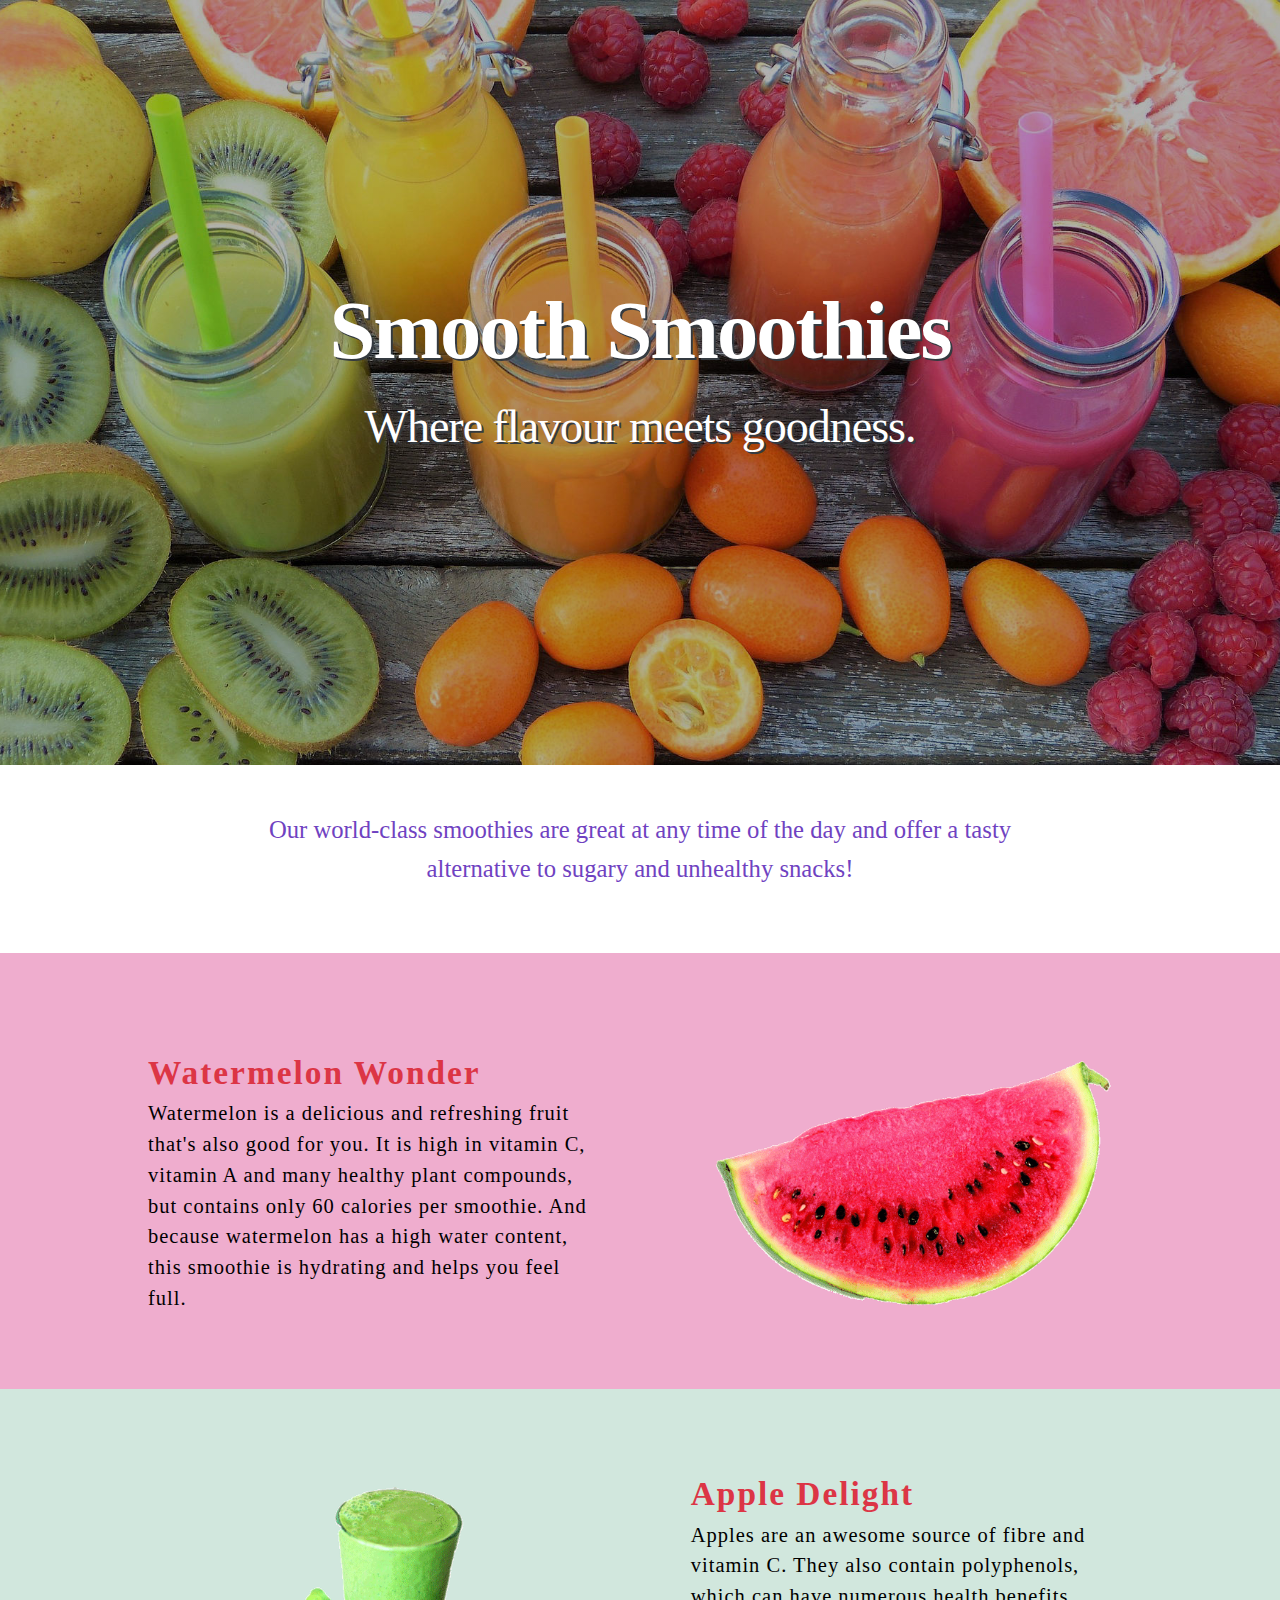
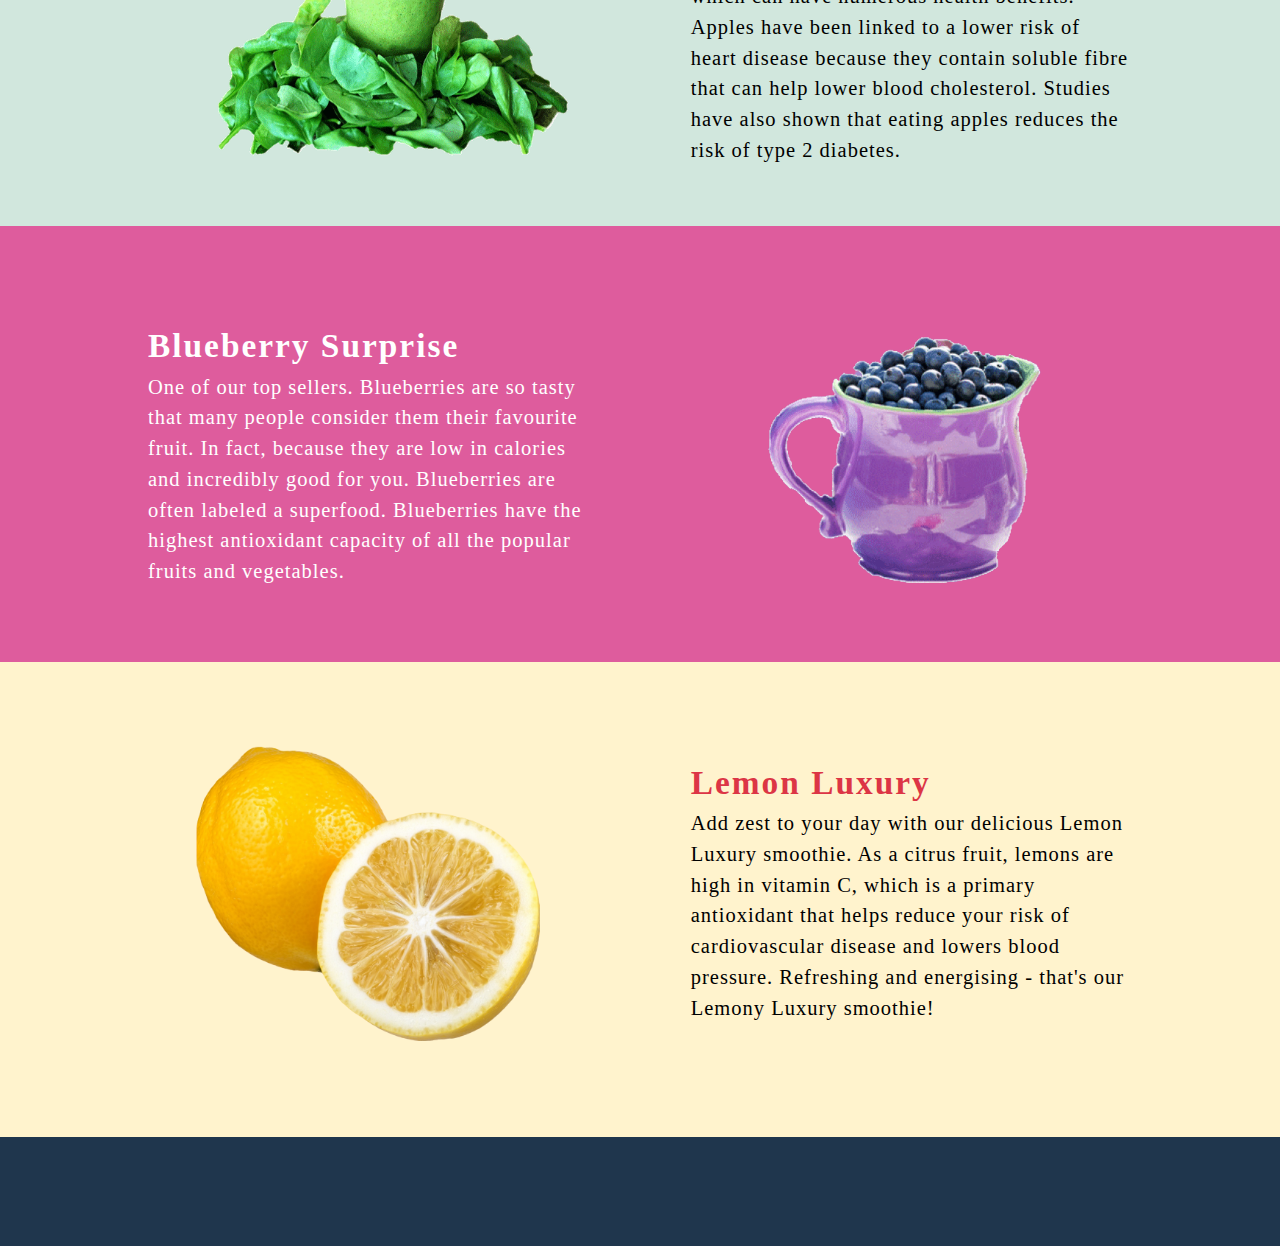
<file: portfolio/smoothies/index.html>
<!DOCTYPE html>
<html lang="en">

<head>
    <meta charset="UTF-8">
    <meta http-equiv="X-UA-Compatible" content="IE=edge">
    <meta name="viewport" content="width=device-width, initial-scale=1.0">
    <title>Sample Web Page Title</title>
    <meta name="description" content="Sample web page description goes here.">

    <!-- Preload hero image -->


    <!-- Stylesheets -->
    <link rel="stylesheet" href="assets/css/lunadoge.css" />
    <link rel="stylesheet" href="assets/css/custom.css" />

    <!-- Google Fonts -->

    <!-- Font Awesome 5 icons -->
    <link href="https://cdnjs.cloudflare.com/ajax/libs/font-awesome/5.14.0/css/all.min.css" rel="stylesheet"
        integrity="sha512-1PKOgIY59xJ8Co8+NE6FZ+LOAZKjy+KY8iq0G4B3CyeY6wYHN3yt9PW0XpSriVlkMXe40PTKnXrLnZ9+fkDaog=="
        crossorigin="anonymous">

    <!-- Light Awesome icons -->
    <link rel="stylesheet"
        href="https://maxst.icons8.com/vue-static/landings/line-awesome/line-awesome/1.3.0/css/line-awesome.min.css">

    <!-- Google Material Design Icons -->
    <link href="https://fonts.googleapis.com/icon?family=Material+Icons+Outlined" rel="stylesheet">
    <link rel="preload" href="assets/img/smoothie-hero-image.jpg" as="image">
    <link rel="stylesheet" href="assets/css/lunadoge.min.css" />

</head>


<body>

    <!-- navigation menu -->
    <nav></nav>

    <!-- header hero block -->
    <header>
        <header class="hero-block">
            <div class="hero-text-container text-center-desktop text-center-mobile">
                <h1 class="text-shadow slide-in-top">Smooth Smoothies</h1>
                <h2 class="text-shadow slide-in-top">Where flavour meets goodness.</h2>

            </div>
            <div class="hero-bg-media">
                <img src="assets/img/smoothie-hero-image.jpg" alt="Cafe">
            </div>
            <div class="bg-overlay"></div>
        </header>

    </header>


    <!-- main content with sections -->
    <main>
        <section class="theme-one text-center">
            <p class="standfirst"> Our world-class smoothies are great at any time of the day and offer a tasty
                alternative to sugary and unhealthy snacks! </p>
        </section>

        <section class="container-flex cols-2-split split-image-right theme-two">

            <div class="col-2">
                <h2>Watermelon Wonder</h2>
                <p>Watermelon is a delicious and refreshing fruit that's also good for you. It is high in vitamin C,
                    vitamin A and many healthy plant compounds, but contains only 60 calories per smoothie. And because
                    watermelon has a high water content, this smoothie is hydrating and helps you feel full.</p>
            </div>

            <div class="col-2">
                <figure><img src="assets/img/watermelon.png" alt="eCommerce"></figure>
            </div>
        </section>

        <section class="container-flex cols-2-split theme-three split-image-left">

            <div class="col-2">
                <h2>Apple Delight</h2>
                <p>Apples are an awesome source of fibre and vitamin C. They also contain polyphenols, which can have
                    numerous health benefits. Apples have been linked to a lower risk of heart disease because they
                    contain soluble fibre that can help lower blood cholesterol. Studies have also shown that eating
                    apples reduces the risk of type 2 diabetes.</p>
            </div>

            <div class="col-2">
                <figure><img src="assets/img/apple.png" alt="eCommerce"></figure>
            </div>
        </section>

        <section class="container-flex cols-2-split split-image-right theme-four">

            <div class="col-2">
                <h2>Blueberry Surprise</h2>
                <p>One of our top sellers. Blueberries are so tasty that many people consider them their favourite
                    fruit. In fact, because they are low in calories and incredibly good for you. Blueberries are often
                    labeled a superfood. Blueberries have the highest antioxidant capacity of all the popular fruits and
                    vegetables.</p>
            </div>

            <div class="col-2">
                <figure><img src="assets/img/blueberry.png" alt="eCommerce"></figure>
            </div>
        </section>

        <section class="container-flex cols-2-split split-image-left theme-five">

            <div class="col-2">
                <h2>Lemon Luxury</h2>
                <p>Add zest to your day with our delicious Lemon Luxury smoothie. As a citrus fruit, lemons are high in
                    vitamin C, which is a primary antioxidant that helps reduce your risk of cardiovascular disease and
                    lowers blood pressure. Refreshing and energising - that's our Lemony Luxury smoothie!</p>
            </div>

            <div class="col-2">
                <figure><img src="assets/img/lemon.png" alt="eCommerce"></figure>
            </div>
        </section>



    </main>


    <!-- footer -->
    <footer></footer>

</body>

</html>
</file>
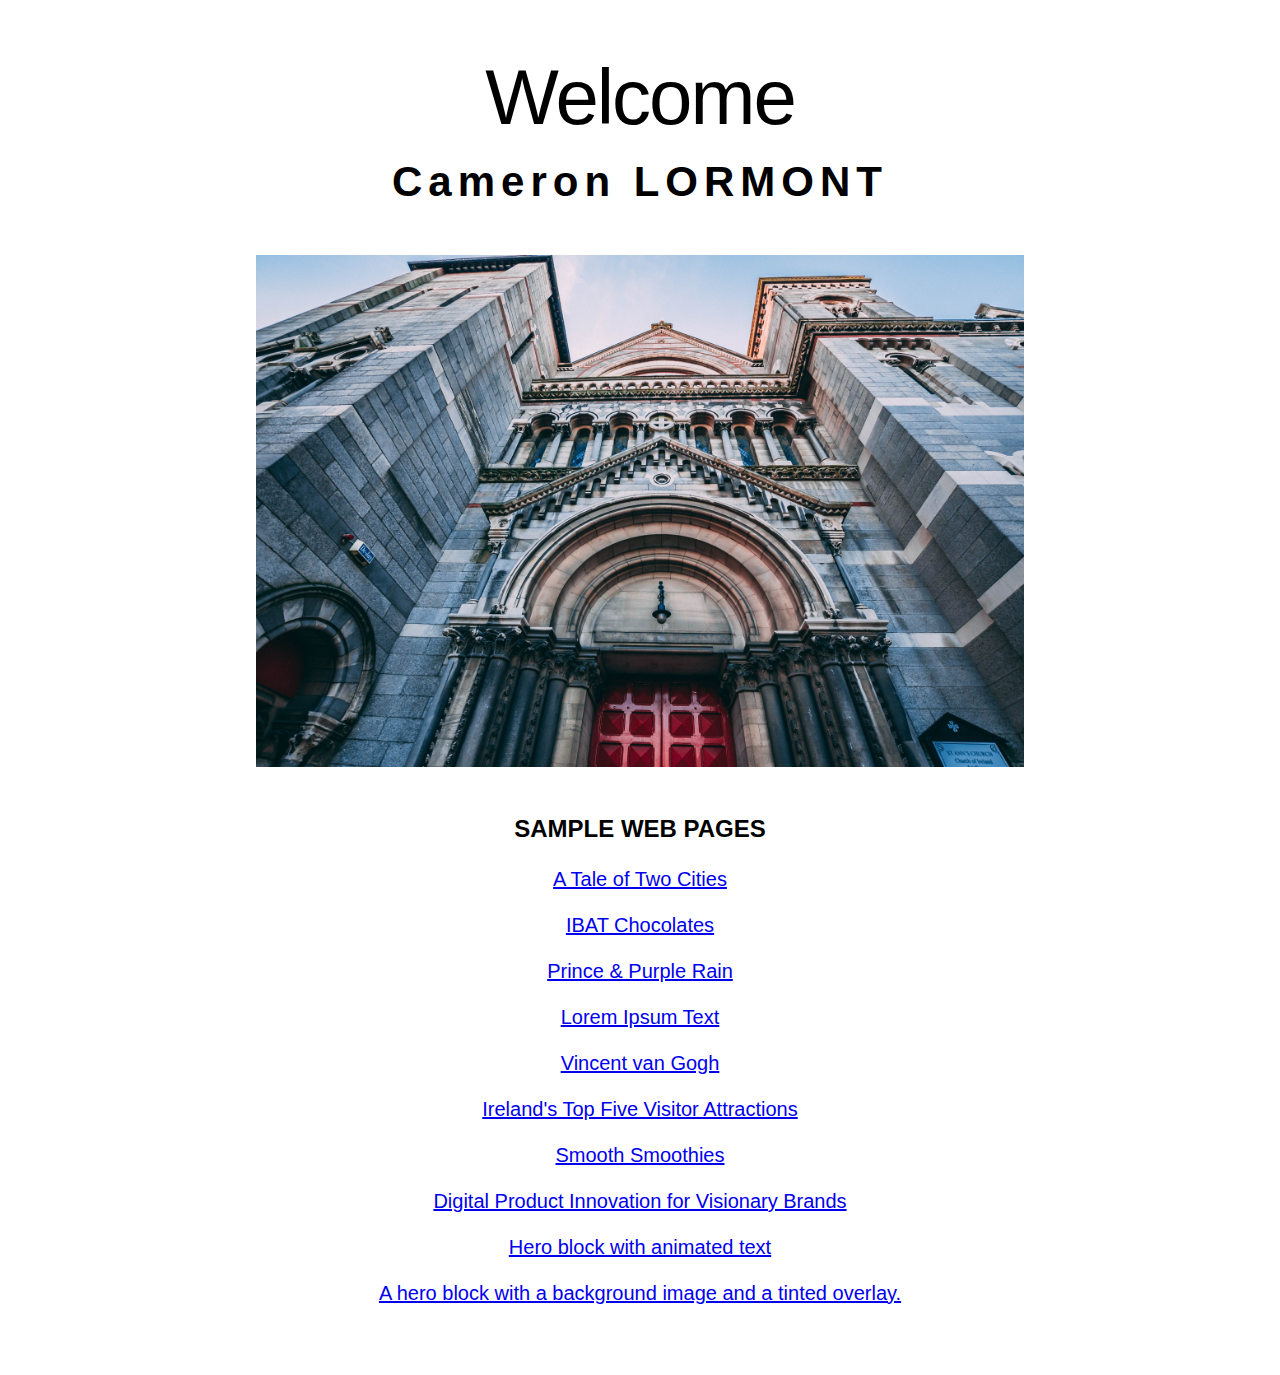
<file: exercices.html>
<!DOCTYPE html>
<html lang="en">

<head>
    <meta charset="UTF-8">
    <meta http-equiv="X-UA-Compatible" content="IE=edge">
    <meta name="viewport" content="width=device-width, initial-scale=1.0">
    <title>Home Page</title>
    <meta name="description" content="Welcome to my website that showcases some of my digital creations.">
    <link rel="stylesheet" href="assets/css/global.css">
    <link rel="shortcut icon" href="assets/img/favicon.png" type="image/x-icon">
</head> 

<body>
    <h1>Welcome</h1>
    <h2>Cameron LORMONT</h2>

    <img src="assets/img/pexels-mark-dalton-1000283.jpg" alt="Home image">


    <h3>Sample Web Pages</h3>

    <p><a href="exercises/page-1.html">A Tale of Two Cities</a></p>
    <p><a href="exercises/page-2.html">IBAT Chocolates</a></p>
    <p><a href="exercises/page-3.html">Prince & Purple Rain</a></p>
    <p><a href="exercises/page-4.html">Lorem Ipsum Text</a></p>
    <p><a href="exercises/page-5.html">Vincent van Gogh</a></p>
    <p><a href="exercises/page-6.html">Ireland's Top Five Visitor Attractions</a></p>
    <p><a href="exercises/page-7.html">Smooth Smoothies</a></p>
    <p><a href="exercises/page-8.html">Digital Product Innovation for Visionary Brands</a></p>
    <p><a href="exercises/hero-text.html">Hero block with animated text</a></p> 
    <p><a href="exercises/hero-image.html">A hero block with a background image and a tinted overlay.</a></p> 


</body>

</html>
</file>
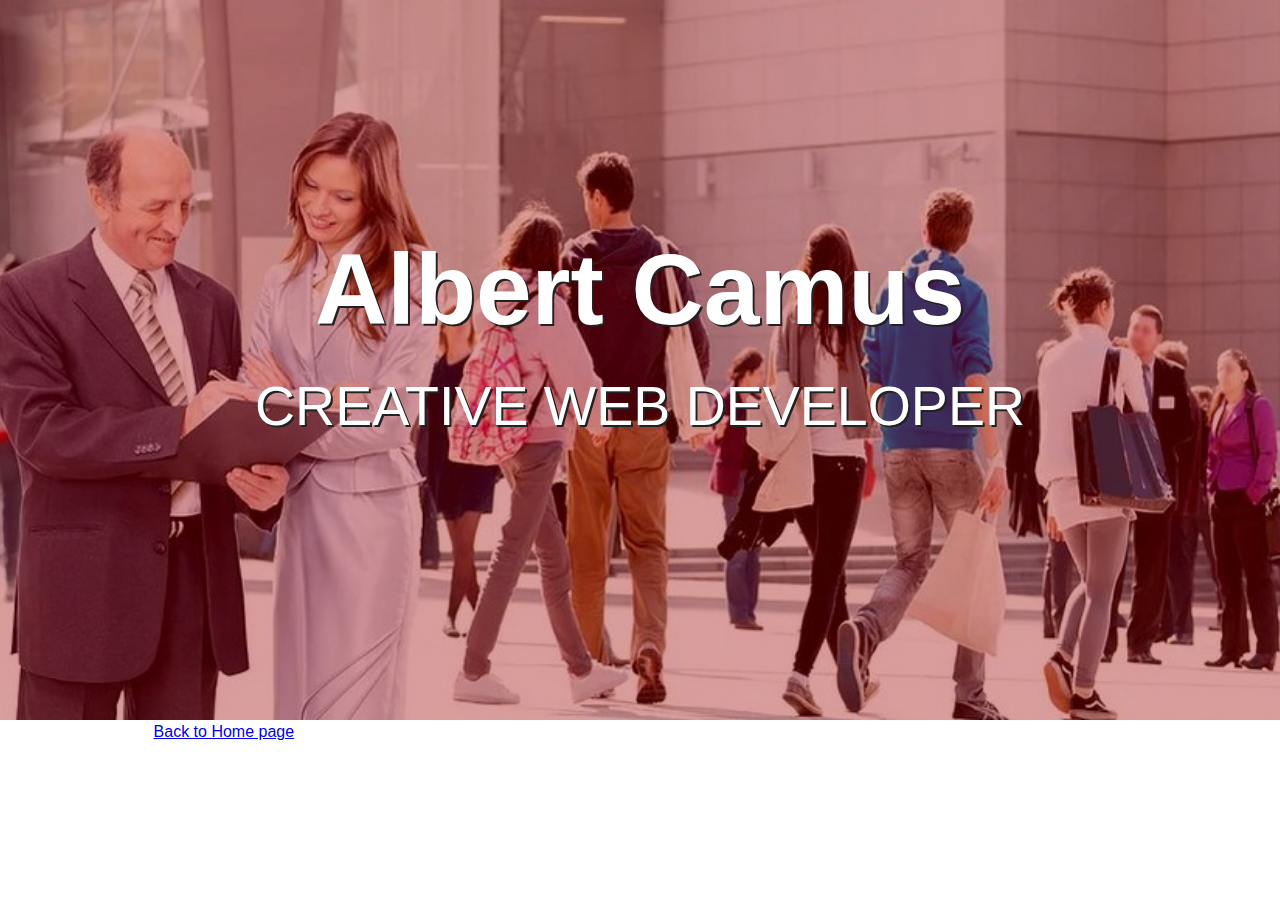
<file: exercises/hero-image.html>
<!DOCTYPE html>
<html lang="en">

<head>
    <meta charset="UTF-8">
    <meta http-equiv="X-UA-Compatible" content="IE=edge">
    <meta name="viewport" content="width=device-width, initial-scale=1.0">
    <title>Hero Block with Image</title>
    <meta name="description" content="A hero block with a background image and a tinted overlay.">
    <!-- Preload hero image so that  the browser loads this image first -->
    <link rel="preload" href="assets/img/business.jpg" as="image">

    <!-- stylesheet -->
    <link rel="stylesheet" href="assets/css/hero-image.css">

</head>


<body>
    <!-- hero block -->
    <header class="hero-block text-center">
        <div class="hero-text-container">
            <h1 class="slide-in-top">Albert Camus</h1>
            <h2 class="slide-in-left">Creative Web Developer</h2>
        </div>
        
        <div class="hero-bg-media">
            <img src="assets/img/business.jpg" alt="sample background image">
        </div>
        <div class="bg-overlay"></div>
    </header>
    <div class="hero-text-container slide-in-bottom">
        <p><a href="../index.html">Back to Home page</a></p>

    </div>




    <!-- /hero block -->
</body>

</html>
</file>
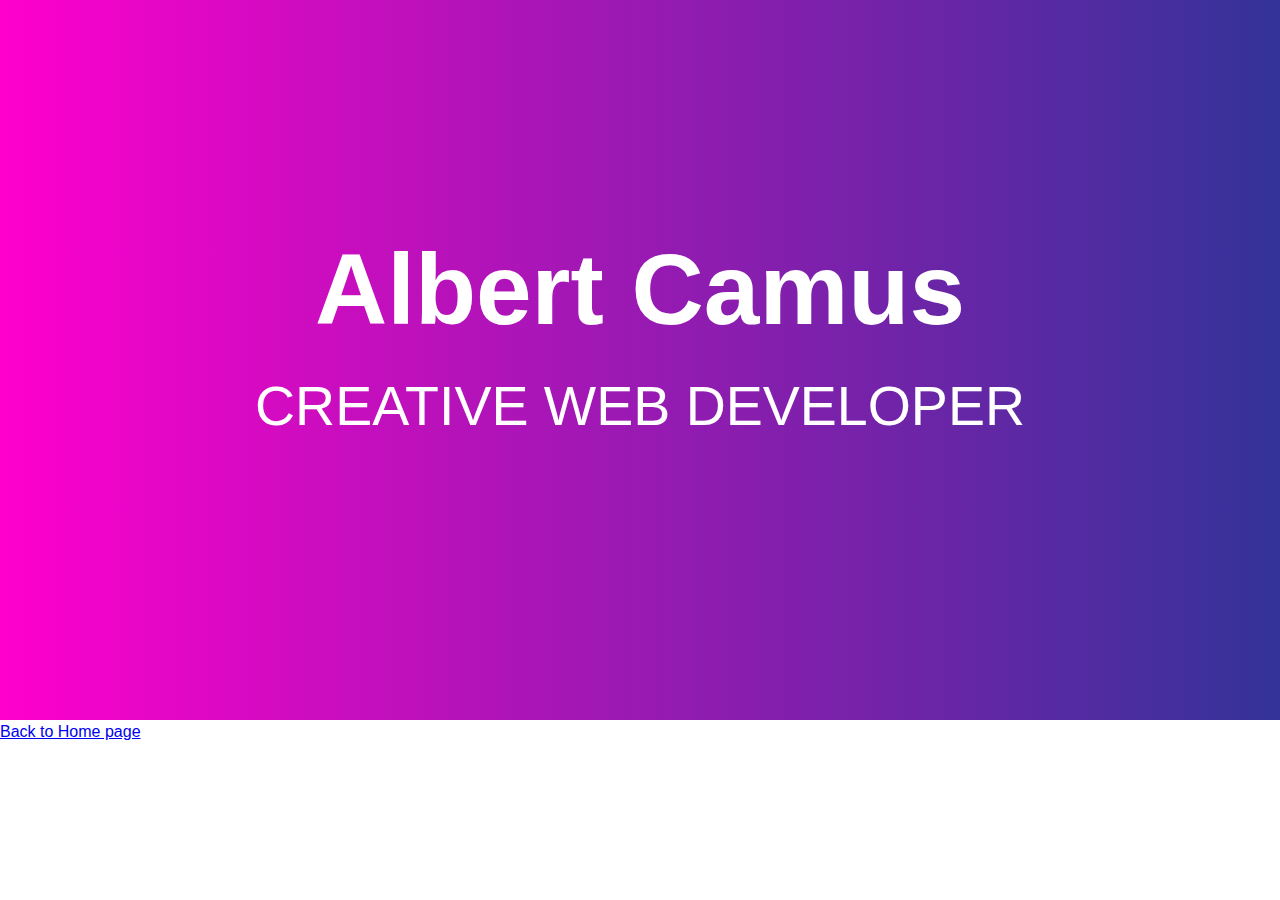
<file: exercises/hero-text.html>
<!DOCTYPE html>
<html lang="en">

<head>
    <meta charset="UTF-8">
    <meta http-equiv="X-UA-Compatible" content="IE=edge">
    <meta name="viewport" content="width=device-width, initial-scale=1.0">
    <title>Hero Block with Text</title>
    <meta name="description" content="An above-the-fold hero block with animated text and various background colours.">
    <link rel="stylesheet" href="assets/css/hero-text.css">

</head>


<body>
    <!-- hero block -->
    <header class="hero-block text-center">
        <div class="hero-text-container">
            <h1 class="slide-in-top">Albert Camus</h1>
            <h2 class="slide-in-left">Creative Web Developer</h2>
        </div>
    </header>
    <p><a href="../index.html">Back to Home page</a></p>

    <!-- /hero block -->
</body>

</html>
</file>
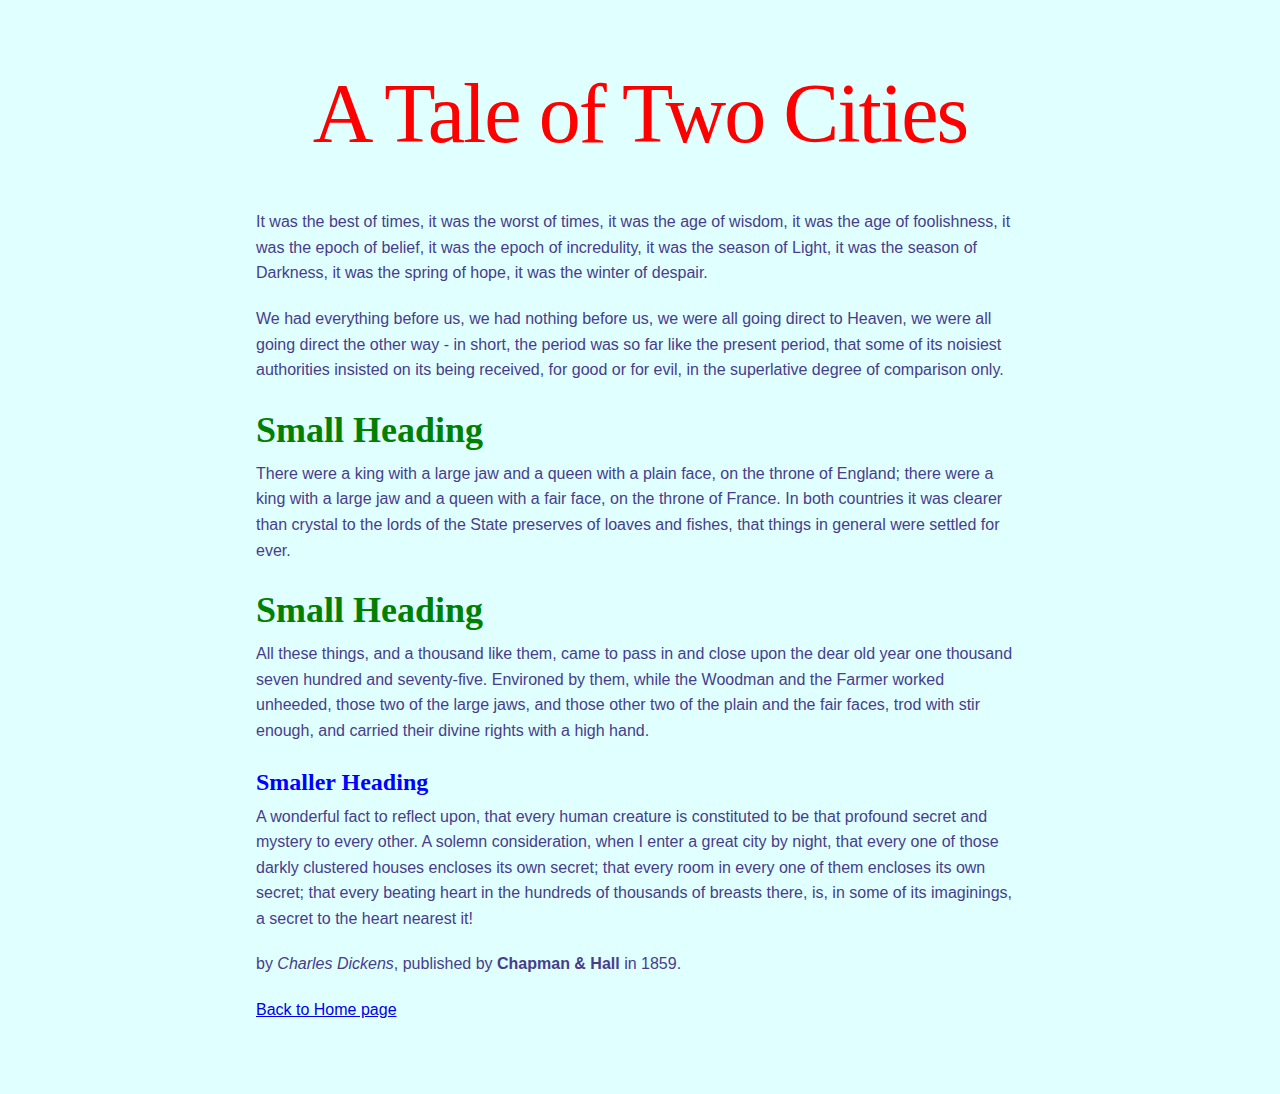
<file: exercises/page-1.html>
<!DOCTYPE html>
<html lang="en">

<head>
    <meta charset="UTF-8">
    <meta http-equiv="X-UA-Compatible" content="IE=edge">
    <meta name="viewport" content="width=device-width, initial-scale=1.0">
    <meta name="description"
        content="A basic web page containing some text from A Tale of Two Cities, a novel published in 1859 by English author Charles Dickens.">

    <link rel="stylesheet" href="assets/css/style-1.css">
    <title>A Tale of Two Cities</title>

</head>

<body>
    <h1>A Tale of Two Cities</h1>

    <p>
        It was the best of times, it was the worst of times, it was the age of wisdom, it was the age of foolishness, it
        was the epoch of belief, it was the epoch of incredulity, it was the season of Light, it was the season of
        Darkness, it was the spring of hope, it was the winter of despair.
    </p>

    <p>
        We had everything before us, we had nothing before us, we were all going direct to Heaven, we were all going
        direct the other way - in short, the period was so far like the present period, that some of its noisiest
        authorities insisted on its being received, for good or for evil, in the superlative degree of comparison only.
    </p>

    <h2>Small Heading</h2>
    <p>
        There were a king with a large jaw and a queen with a plain face, on the throne of England; there were a king
        with a large jaw and a queen with a fair face, on the throne of France. In both countries it was clearer than
        crystal to the lords of the State preserves of loaves and fishes, that things in general were settled for ever.
    </p>

    <h2>Small Heading</h2>
    <p>
        All these things, and a thousand like them, came to pass in and close upon the dear old year one thousand seven
        hundred and seventy-five. Environed by them, while the Woodman and the Farmer worked unheeded, those two of the
        large jaws, and those other two of the plain and the fair faces, trod with stir enough, and carried their divine
        rights with a high hand.
    </p>

    <h3>Smaller Heading</h3>
    <p>
        A wonderful fact to reflect upon, that every human creature is constituted to be that profound secret and
        mystery
        to every other. A solemn consideration, when I enter a great city by night, that every one of those darkly
        clustered houses encloses its own secret; that every room in every one of them encloses its own secret; that
        every beating heart in the hundreds of thousands of breasts there, is, in some of its imaginings, a secret to
        the heart nearest it!
    </p>

    <p>by <i>Charles Dickens</i>, published by <b>Chapman & Hall</b> in 1859.</p>


    <p><a href="../index.html">Back to Home page</a></p>

</body>

</html>
</file>
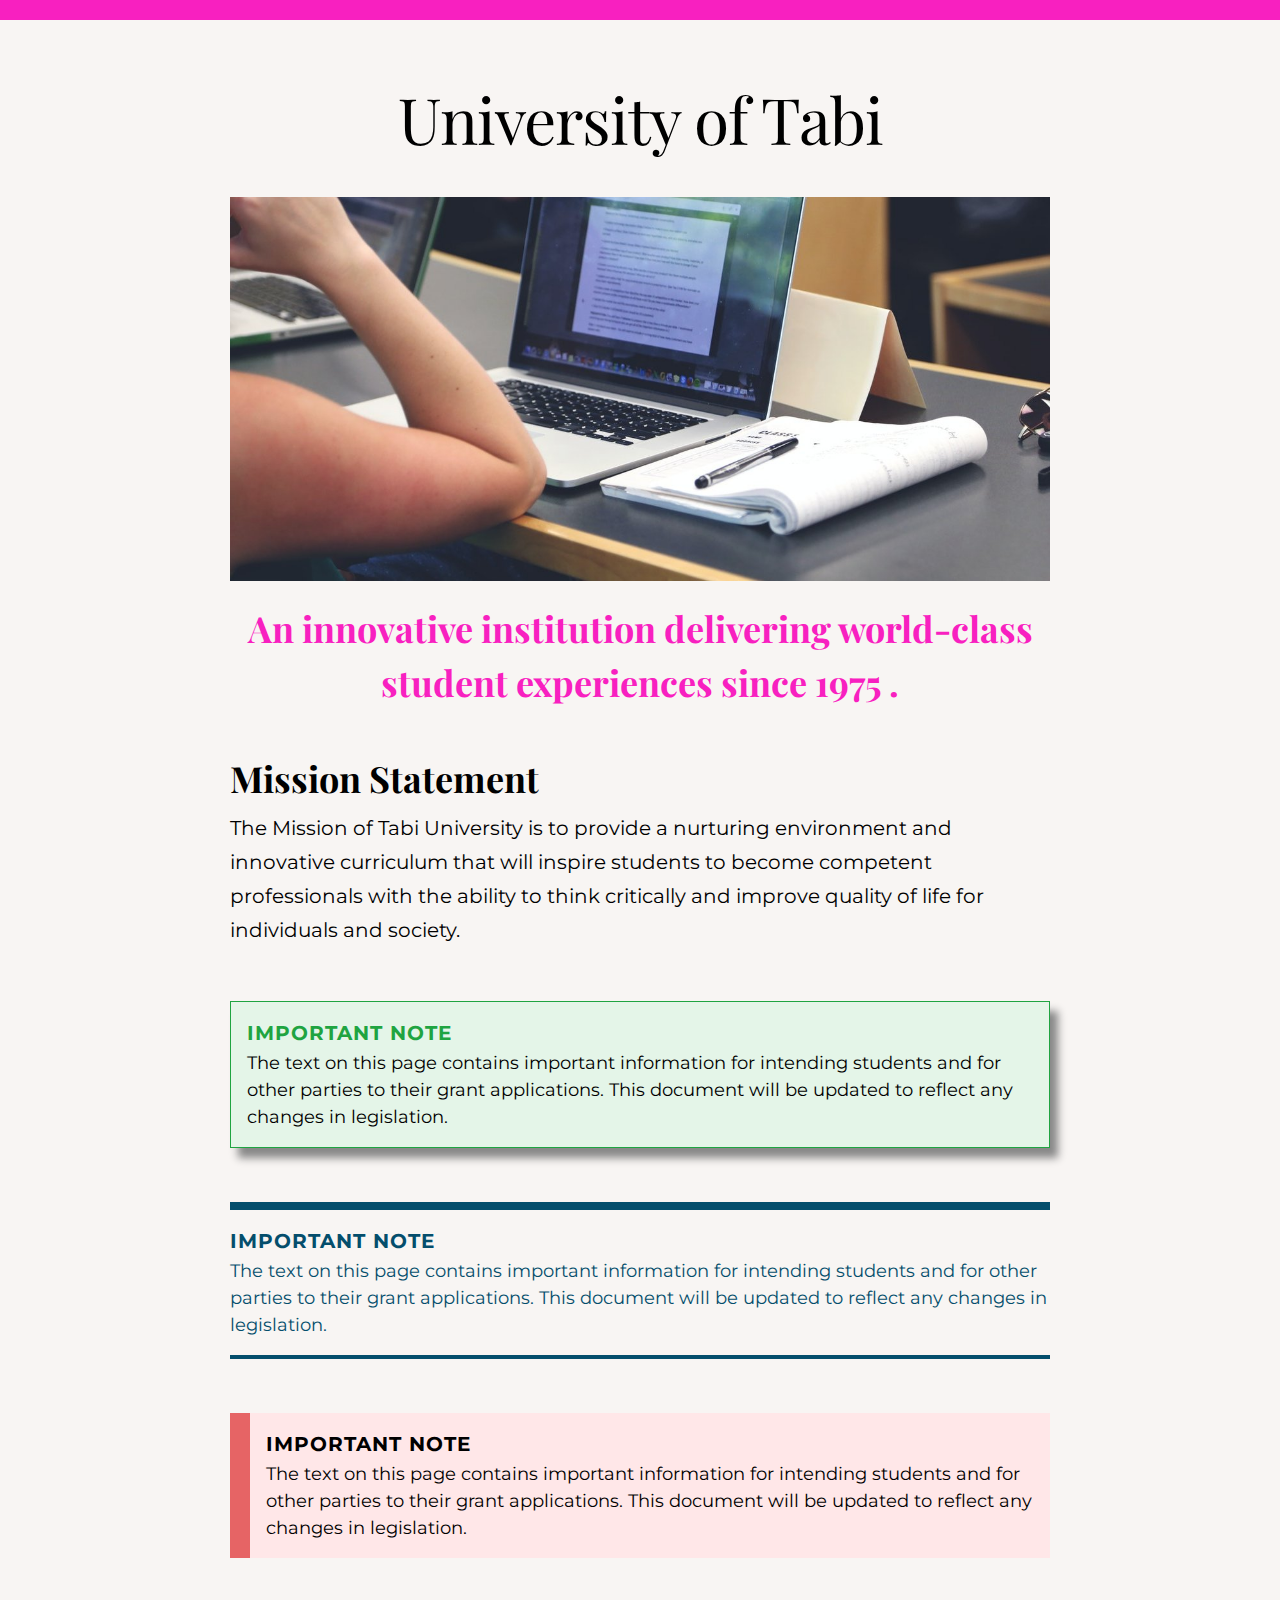
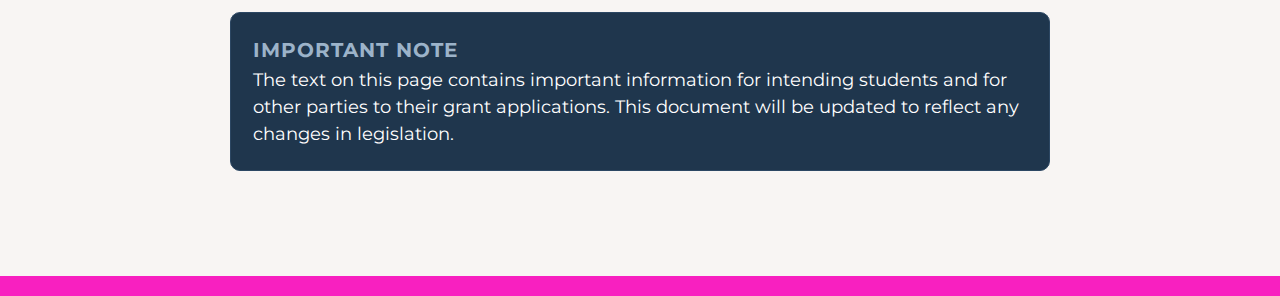
<file: exercises/page-10.html>
<!DOCTYPE html>
<html lang="en">

<head>
    <meta charset="utf-8">
    <meta name="robots" content="noindex">
    <meta name="viewport" content="width=device-width, initial-scale=1.0">
    <meta http-equiv="X-UA-Compatible" content="IE=edge">

    <title>Sample web page with highlighted panels</title>

    <meta name="description"
        content="A sample web page of text in highighted divs with various background colour and border styles.">

    <link href="assets/css/style-10.css" rel="stylesheet">

    <link rel="preconnect" href="https://fonts.gstatic.com">
    <link
        href="https://fonts.googleapis.com/css2?family=Montserrat:ital,wght@0,400;0,700;1,400;1,700&family=Playfair+Display:ital,wght@0,400;0,700;1,400;1,700&display=swap"
        rel="stylesheet">

</head>

<body>

    <h1>University of Tabi</h1>

    <img src="assets/img/student-computer-screen.jpg" alt="Student at computer screen">

    <h2>An innovative institution delivering world-class student experiences since 1975 .</h2>

    <h3>Mission Statement</h3>
    <p>The Mission of Tabi University is to provide a nurturing environment and innovative curriculum that will inspire
        students to become competent professionals with the ability to think critically and improve quality of life for
        individuals and society.</p>

    <div class="important-note-box box-style-1">
        <h3>Important Note</h3>
        <p>The text on this page contains important information for intending students and for other parties to their
            grant applications. This document will be updated to reflect any changes in legislation.</p>
    </div>

    <div class="important-note-box box-style-2">
        <h3>Important Note</h3>
        <p>The text on this page contains important information for intending students and for other parties to their
            grant applications. This document will be updated to reflect any changes in legislation.</p>
    </div>

    <div class="important-note-box box-style-3">
        <h3>Important Note</h3>
        <p>The text on this page contains important information for intending students and for other parties to their
            grant applications. This document will be updated to reflect any changes in legislation.</p>
    </div>

    <div class="important-note-box box-style-4">
        <h3>Important Note</h3>
        <p>The text on this page contains important information for intending students and for other parties to their
            grant applications. This document will be updated to reflect any changes in legislation.</p>
    </div>

</body>

</html>
</file>
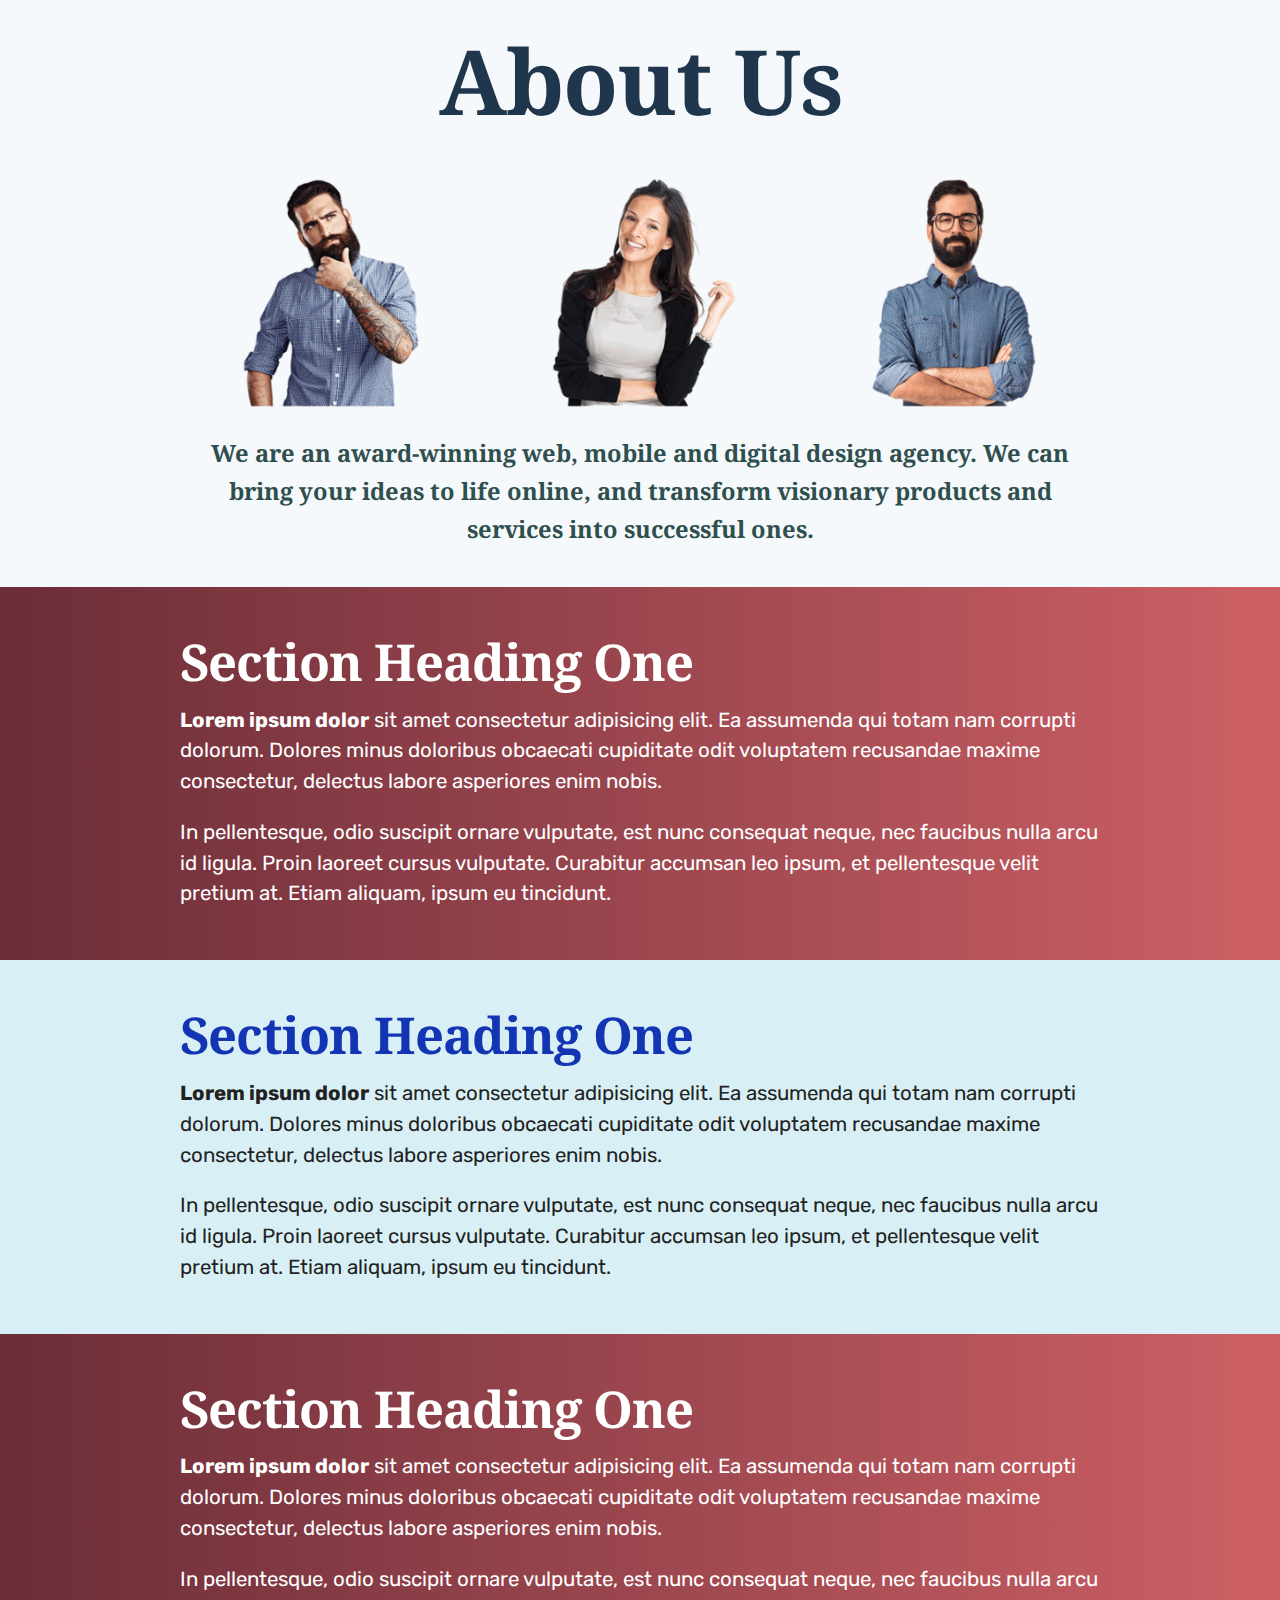
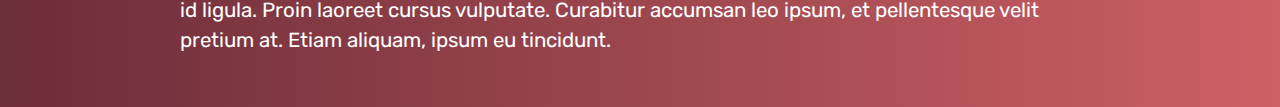
<file: exercises/page-11.html>
<!DOCTYPE html>
<html lang="en">

<head>
    <meta charset="UTF-8">
    <meta name="viewport" content="width=device-width, initial-scale=1.0">

    <title>HTML5 Sample Web Page: Sections with alternating background pastel colours.</title>
    <meta name="description"
        content="Using HTML5 section tags to create a web page with alternating pastel coloured blocks of content.">

    <!-- Stylesheet -->
    <link rel="stylesheet" href="assets/css/style-11.css">

    <!-- Google Fonts -->
    <link rel="preconnect" href="https://fonts.gstatic.com">
    <link
        href="https://fonts.googleapis.com/css2?family=Noto+Serif:ital,wght@0,400;0,700;1,400;1,700&family=Rubik:ital,wght@0,400;0,700;1,400;1,700&display=swap"
        rel="stylesheet">
    <!-- <style>
        header,
        section {
            border: solid 2px red;
        }
    </style> -->

</head>

<body>

    <header class="header-narrow text-center bg-header">
        <h1>About Us</h1>
        <img src="assets/img/three-staff.png" alt="staff members">
        <h2>We are an award-winning web, mobile and digital design agency. We can bring your ideas to life online, and
            transform visionary products and services into successful ones.</h2>
    </header>

    <main>
        <article>

            <section class="section-narrow bg-blue-dark">
                <h1>Section Heading One</h1>
                <p><b>Lorem ipsum dolor</b> sit amet consectetur adipisicing elit. Ea assumenda qui totam nam corrupti
                    dolorum. Dolores minus doloribus obcaecati cupiditate odit voluptatem recusandae maxime consectetur,
                    delectus labore asperiores enim nobis.</p>

                <p>In pellentesque, odio suscipit ornare vulputate, est nunc consequat neque, nec faucibus nulla arcu id
                    ligula. Proin laoreet cursus vulputate. Curabitur accumsan leo ipsum, et pellentesque velit pretium
                    at. Etiam aliquam, ipsum eu tincidunt.</p>
            </section>


            <section class="section-narrow bg-blue-light">
                <h1>Section Heading One</h1>
                <p><b>Lorem ipsum dolor</b> sit amet consectetur adipisicing elit. Ea assumenda qui totam nam corrupti
                    dolorum. Dolores minus doloribus obcaecati cupiditate odit voluptatem recusandae maxime consectetur,
                    delectus labore asperiores enim nobis.</p>

                <p>In pellentesque, odio suscipit ornare vulputate, est nunc consequat neque, nec faucibus nulla arcu id
                    ligula. Proin laoreet cursus vulputate. Curabitur accumsan leo ipsum, et pellentesque velit pretium
                    at. Etiam aliquam, ipsum eu tincidunt.</p>
            </section>


            <section class="section-narrow bg-blue-dark">
                <h1>Section Heading One</h1>
                <p><b>Lorem ipsum dolor</b> sit amet consectetur adipisicing elit. Ea assumenda qui totam nam corrupti
                    dolorum. Dolores minus doloribus obcaecati cupiditate odit voluptatem recusandae maxime consectetur,
                    delectus labore asperiores enim nobis.</p>

                <p>In pellentesque, odio suscipit ornare vulputate, est nunc consequat neque, nec faucibus nulla arcu id
                    ligula. Proin laoreet cursus vulputate. Curabitur accumsan leo ipsum, et pellentesque velit pretium
                    at. Etiam aliquam, ipsum eu tincidunt.</p>
            </section>

        </article>
    </main>

</body>

</html>
</file>
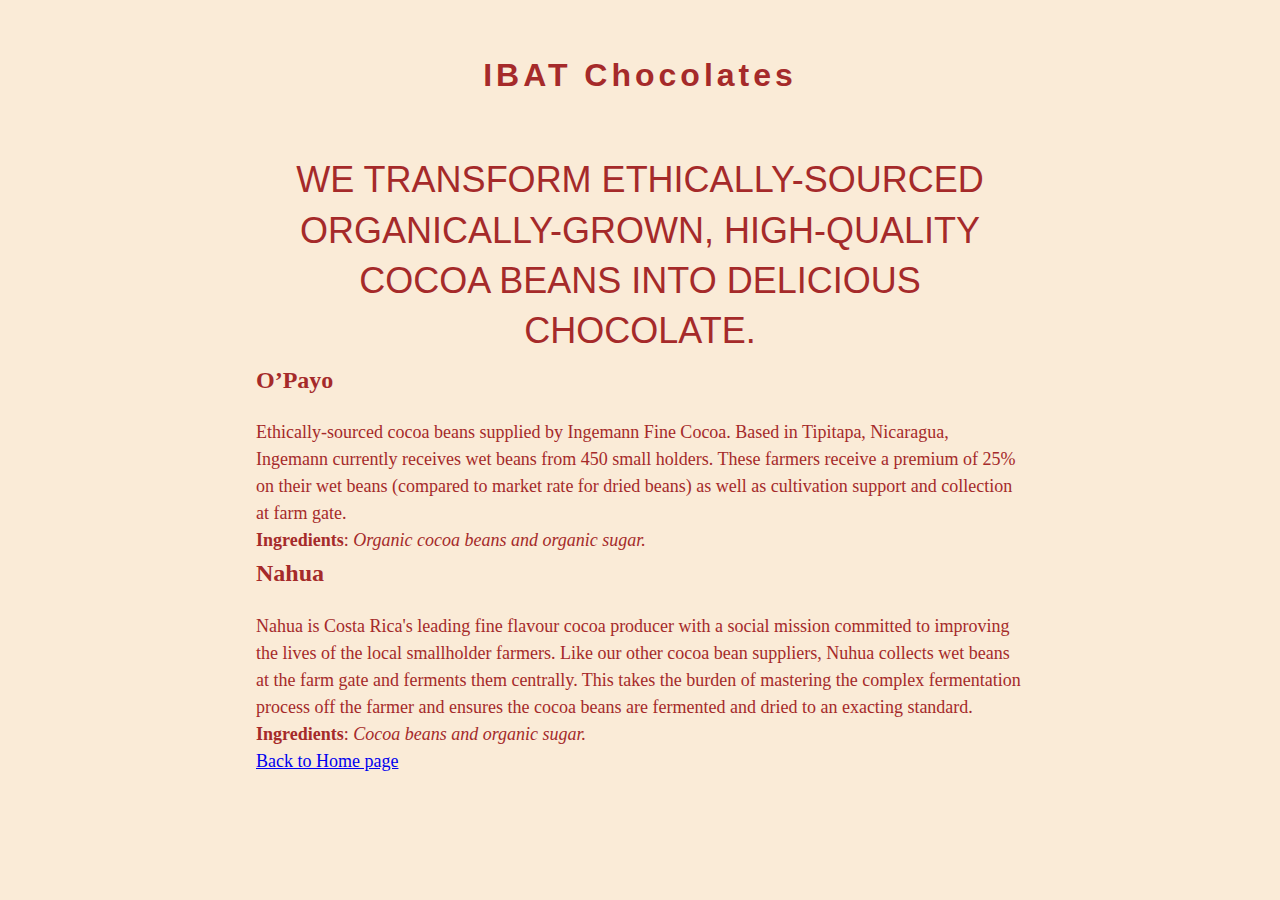
<file: exercises/page-2.html>
<!DOCTYPE html>
<html lang="en">

<head>
    <meta charset="UTF-8">
    <meta http-equiv="X-UA-Compatible" content="IE=edge">
    <meta name="viewport" content="width=device-width, initial-scale=1.0">
    <link rel="stylesheet" href="assets/css/style-2.css">
    <title>IBAT Chocolates</title>
</head>

<body>
    <h1>IBAT Chocolates</h1>

    <h2>We transform ethically-sourced organically-grown, high-quality cocoa beans into delicious chocolate.</h2>

    <h3>O’Payo</h3>
    <p>
        Ethically-sourced cocoa beans supplied by Ingemann Fine Cocoa. Based in Tipitapa, Nicaragua, Ingemann currently
        receives wet beans from 450 small holders. These farmers receive a premium of 25% on their wet beans (compared
        to market rate for dried beans) as well as cultivation support and collection at farm gate.
    </p>

    <p> <b>Ingredients</b>: <i>Organic cocoa beans and organic sugar.</i></p>

    <h3>Nahua</h3>
    <p>
        Nahua is Costa Rica's leading fine flavour cocoa producer with a social mission committed to improving the lives
        of the local smallholder farmers. Like our other cocoa bean suppliers, Nuhua collects wet beans at the farm gate
        and ferments them centrally. This takes the burden of mastering the complex fermentation process off the farmer
        and ensures the cocoa beans are fermented and dried to an exacting standard.
    </p>

    <p><b> Ingredients</b>: <i> Cocoa beans and organic sugar.</i></p>


    <p><a href="../index.html">Back to Home page</a></p>
</body>

</html>
</file>
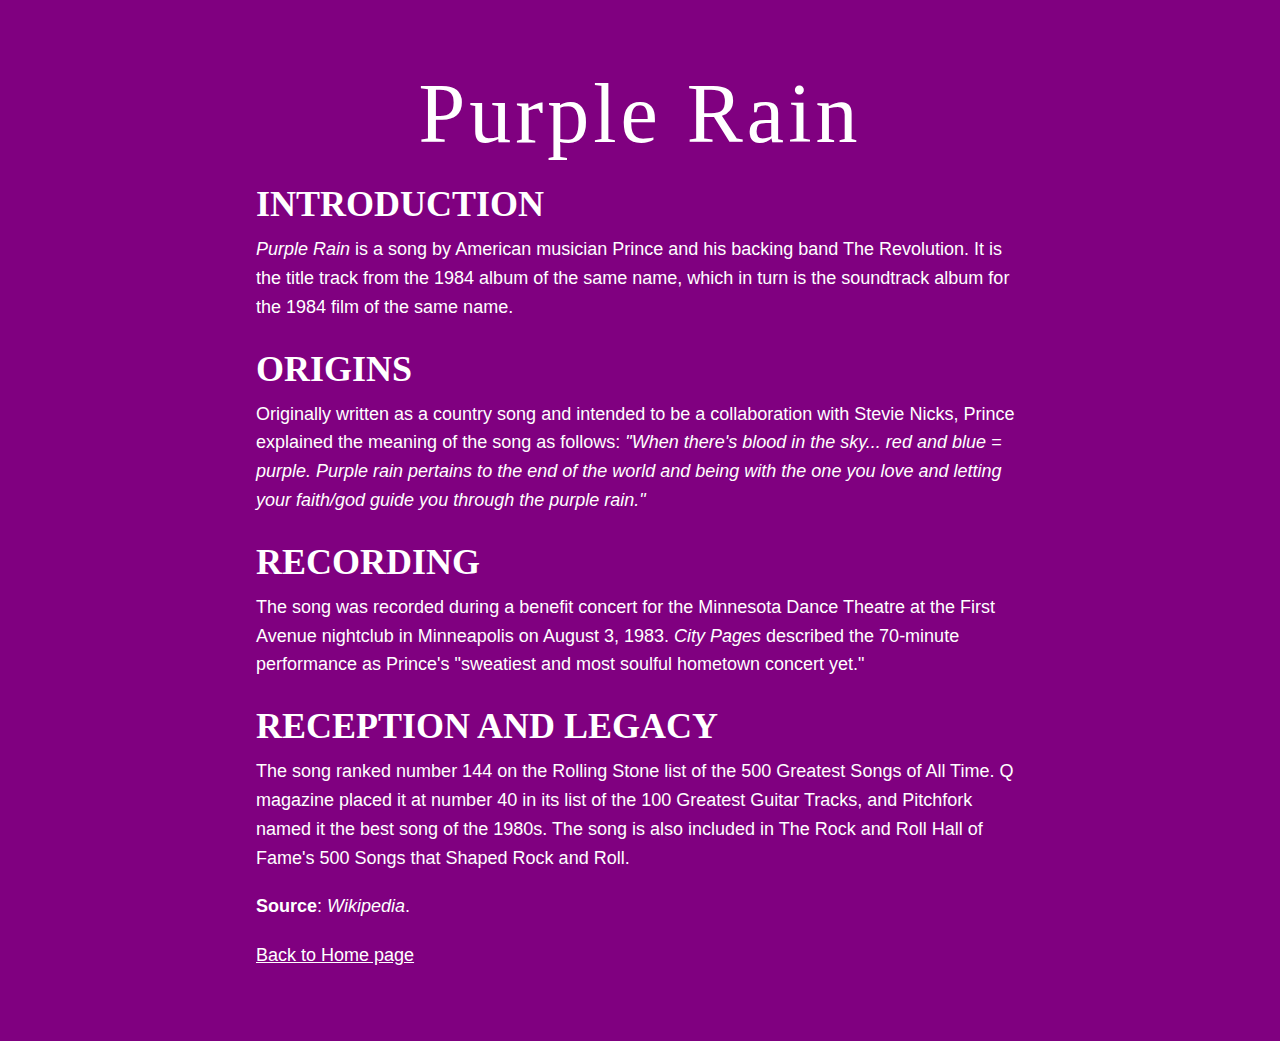
<file: exercises/page-3.html>
<!DOCTYPE html>

<html lang="en">

<head>
    <meta charset="UTF-8">
    <meta name="viewport" content="width=device-width, initial-scale=1.0">
    <title>Purple Rain</title>
    <title>When Doves Cry</title>
    <meta name="description"
        content="A basic web page containing some text from Wikipedia about the 1983-recorded song Purple Rain by Prince">
    <link rel="stylesheet" href="assets/css/style-3.css">
</head>

<body>

    <h1>Purple Rain</h1>

    <h2>Introduction</h2>
    <p><i>Purple Rain</i> is a song by American musician Prince and his backing band The Revolution. It is the title
        track from the 1984 album of the same name, which in turn is the soundtrack album for the 1984 film of the same
        name.</p>

    <h2>Origins</h2>
    <p>Originally written as a country song and intended to be a collaboration with Stevie Nicks, Prince explained the
        meaning of the song as follows: <i>"When there's blood in the sky... red and blue = purple. Purple rain pertains
            to the end of the world and being with the one you love and letting your faith/god guide you through the
            purple rain."</i></p>

    <h2>Recording</h2>
    <p>The song was recorded during a benefit concert for the Minnesota Dance Theatre at the First Avenue nightclub in
        Minneapolis on August 3, 1983. <i>City Pages</i> described the 70-minute performance as Prince's "sweatiest and
        most soulful hometown concert yet."</p>

    <h2>Reception and legacy</h2>
    <p>The song ranked number 144 on the Rolling Stone list of the 500 Greatest Songs of All Time. Q magazine placed it
        at number 40 in its list of the 100 Greatest Guitar Tracks, and Pitchfork named it the best song of the 1980s.
        The song is also included in The Rock and Roll Hall of Fame's 500 Songs that Shaped Rock and Roll.</p>

    <p><b>Source</b>: <i>Wikipedia</i>.</p>


    <p><a href="../index.html">Back to Home page</a></p>

</body>

</html>
</file>
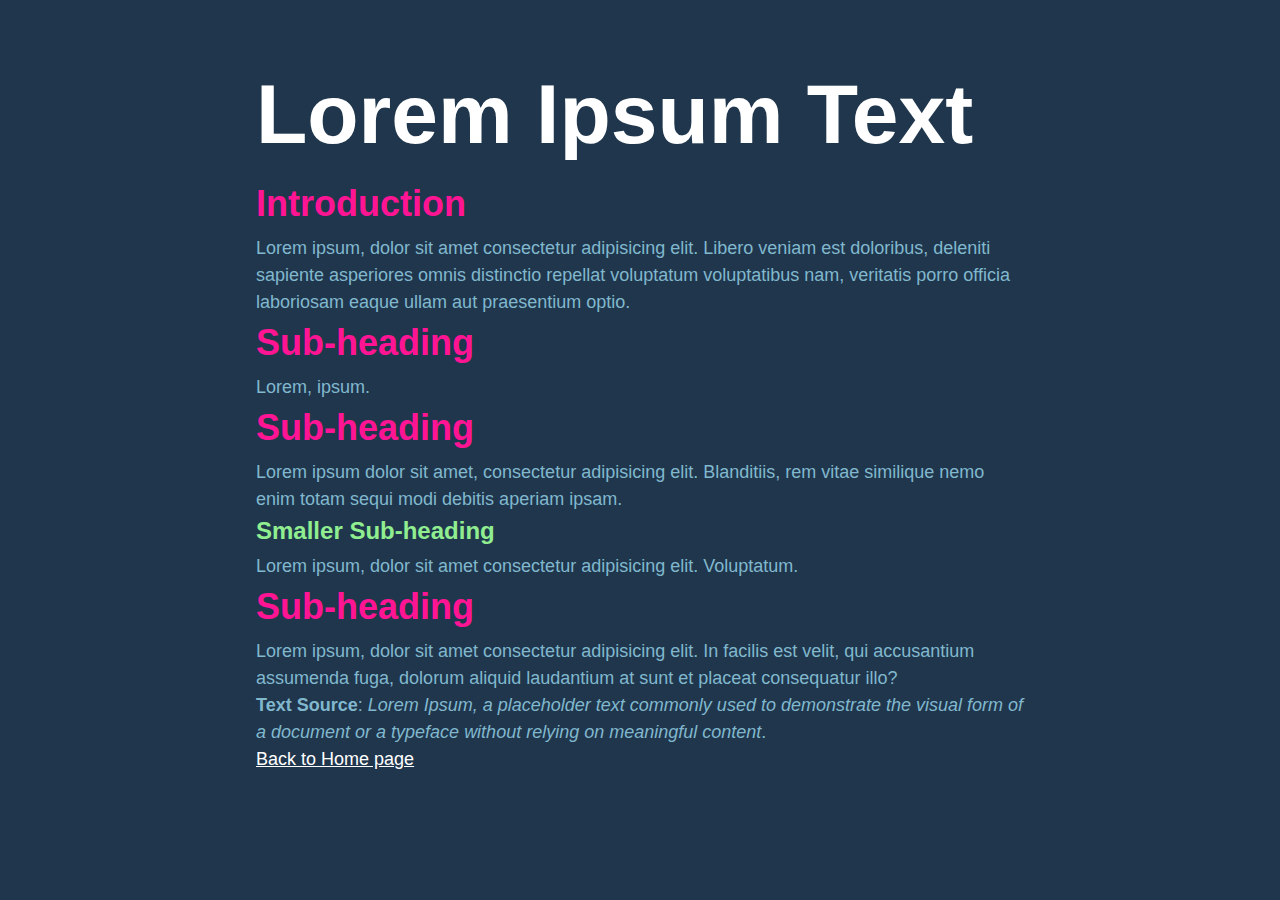
<file: exercises/page-4.html>
<!DOCTYPE html>
<html lang="en">

<head>
    <meta charset="UTF-8">
    <meta name="viewport" content="width=device-width, initial-scale=1.0">
    <title>Lorem Ipsum Text</title>
    <meta name="description" content="A basic web page containing some placeholder text created with Lorem Ipsum.">
    <link rel="stylesheet" href="assets/css/style-4.css">
</head>

<body>

    <h1>Lorem Ipsum Text</h1>

    <h2>Introduction</h2>
    <p>Lorem ipsum, dolor sit amet consectetur adipisicing elit. Libero veniam est doloribus, deleniti sapiente
        asperiores omnis distinctio repellat voluptatum voluptatibus nam, veritatis porro officia laboriosam eaque ullam
        aut praesentium optio.</p>

    <h2>Sub-heading</h2>
    <p>Lorem, ipsum.</p>

    <h2>Sub-heading</h2>
    <p>Lorem ipsum dolor sit amet, consectetur adipisicing elit. Blanditiis, rem vitae similique nemo enim totam sequi
        modi debitis aperiam ipsam.</p>

    <h3>Smaller Sub-heading</h3>
    <p>Lorem ipsum, dolor sit amet consectetur adipisicing elit. Voluptatum.</p>

    <h2>Sub-heading</h2>
    <p>Lorem ipsum, dolor sit amet consectetur adipisicing elit. In facilis est velit, qui accusantium assumenda fuga,
        dolorum aliquid laudantium at sunt et placeat consequatur illo?</p>

    <p><b>Text Source</b>: <i>Lorem Ipsum, a placeholder text commonly used to demonstrate the visual form of a document
            or a typeface without relying on meaningful content</i>.</p>


    <p><a href="../index.html">Back to Home page</a></p>
</body>

</html>
</file>
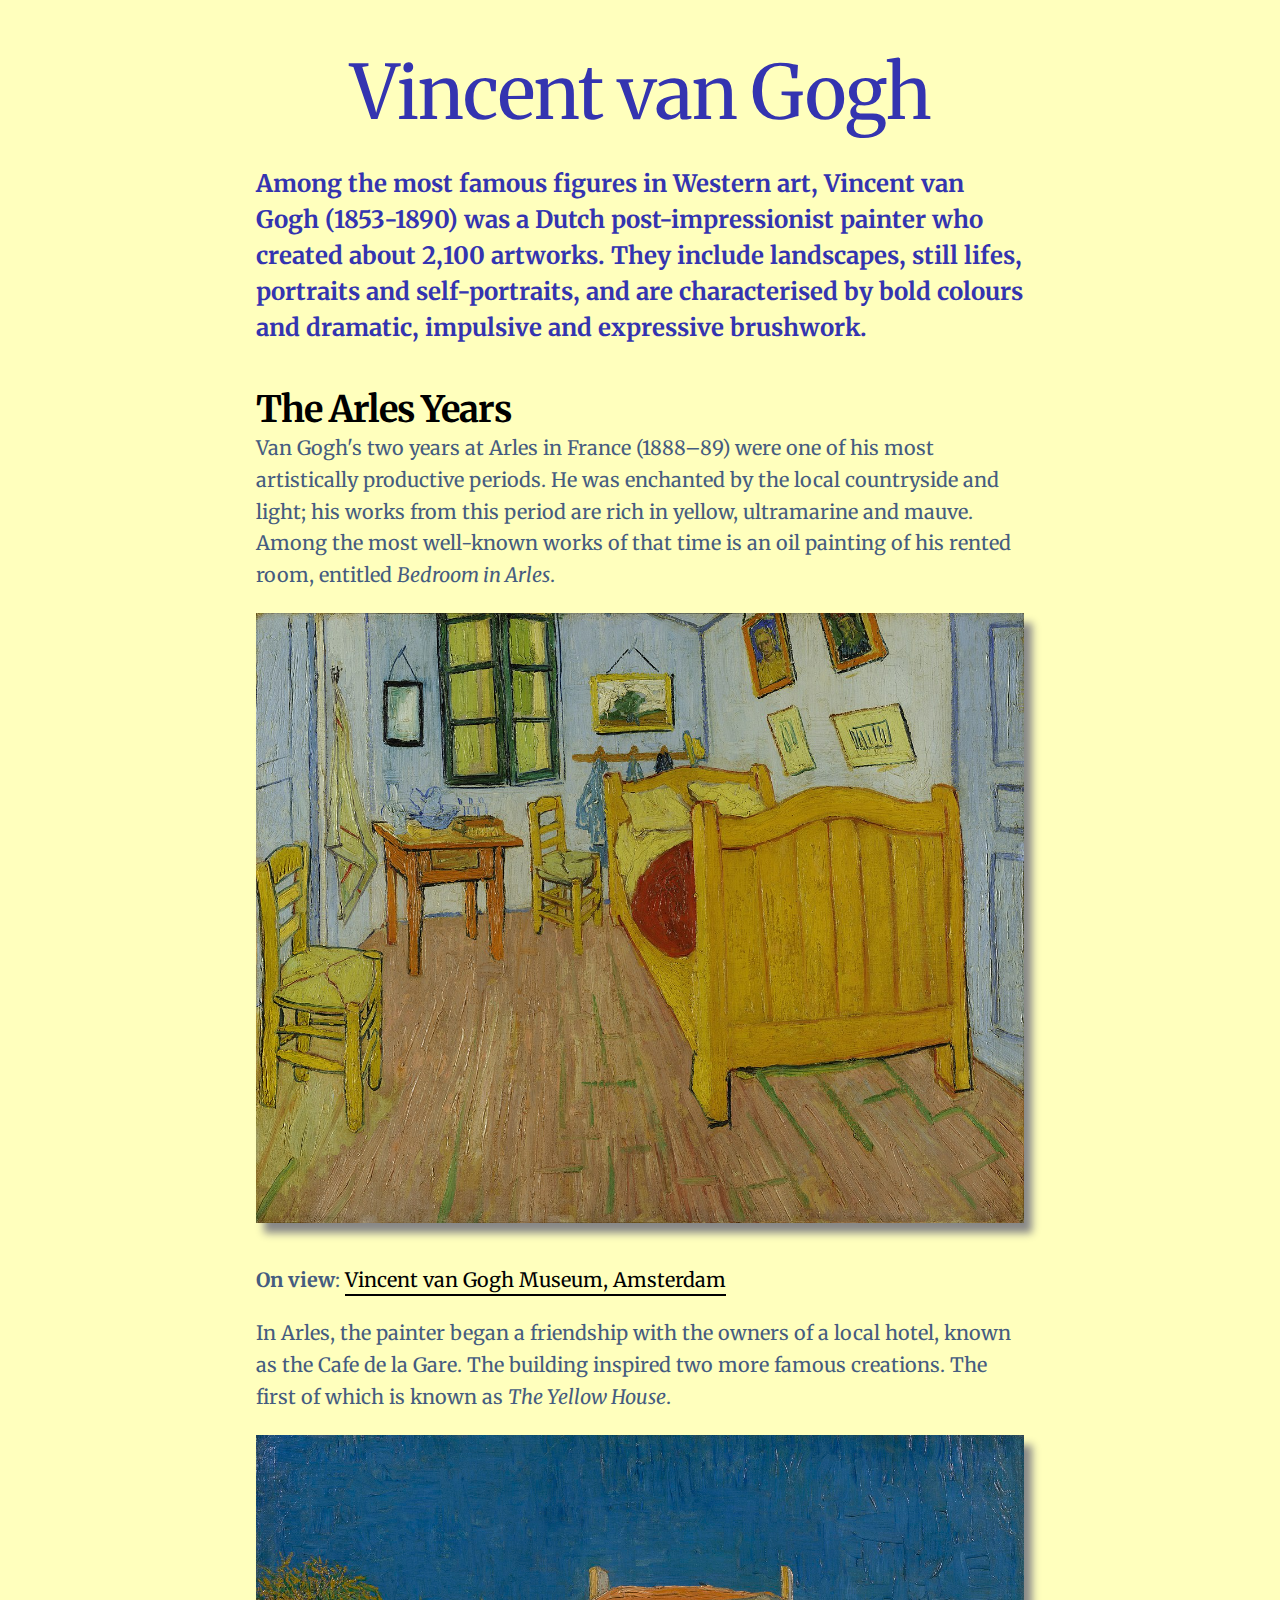
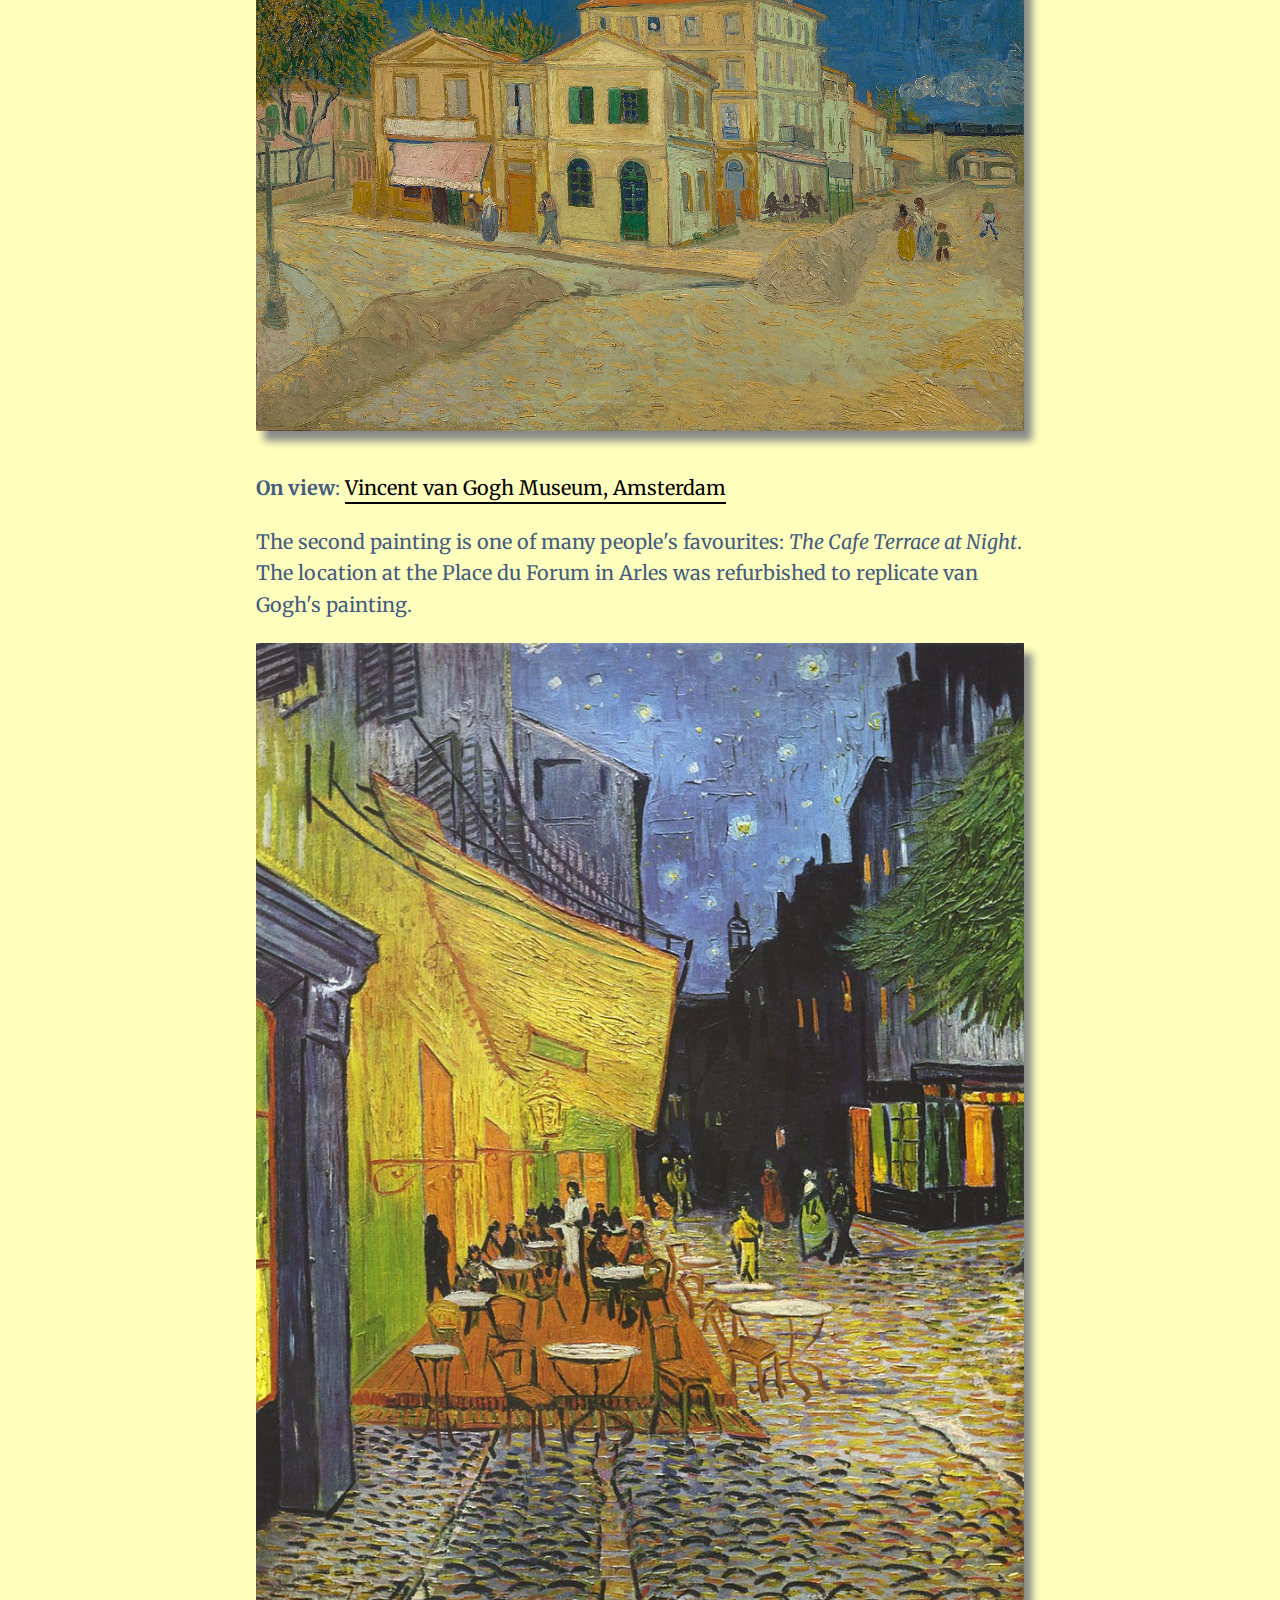
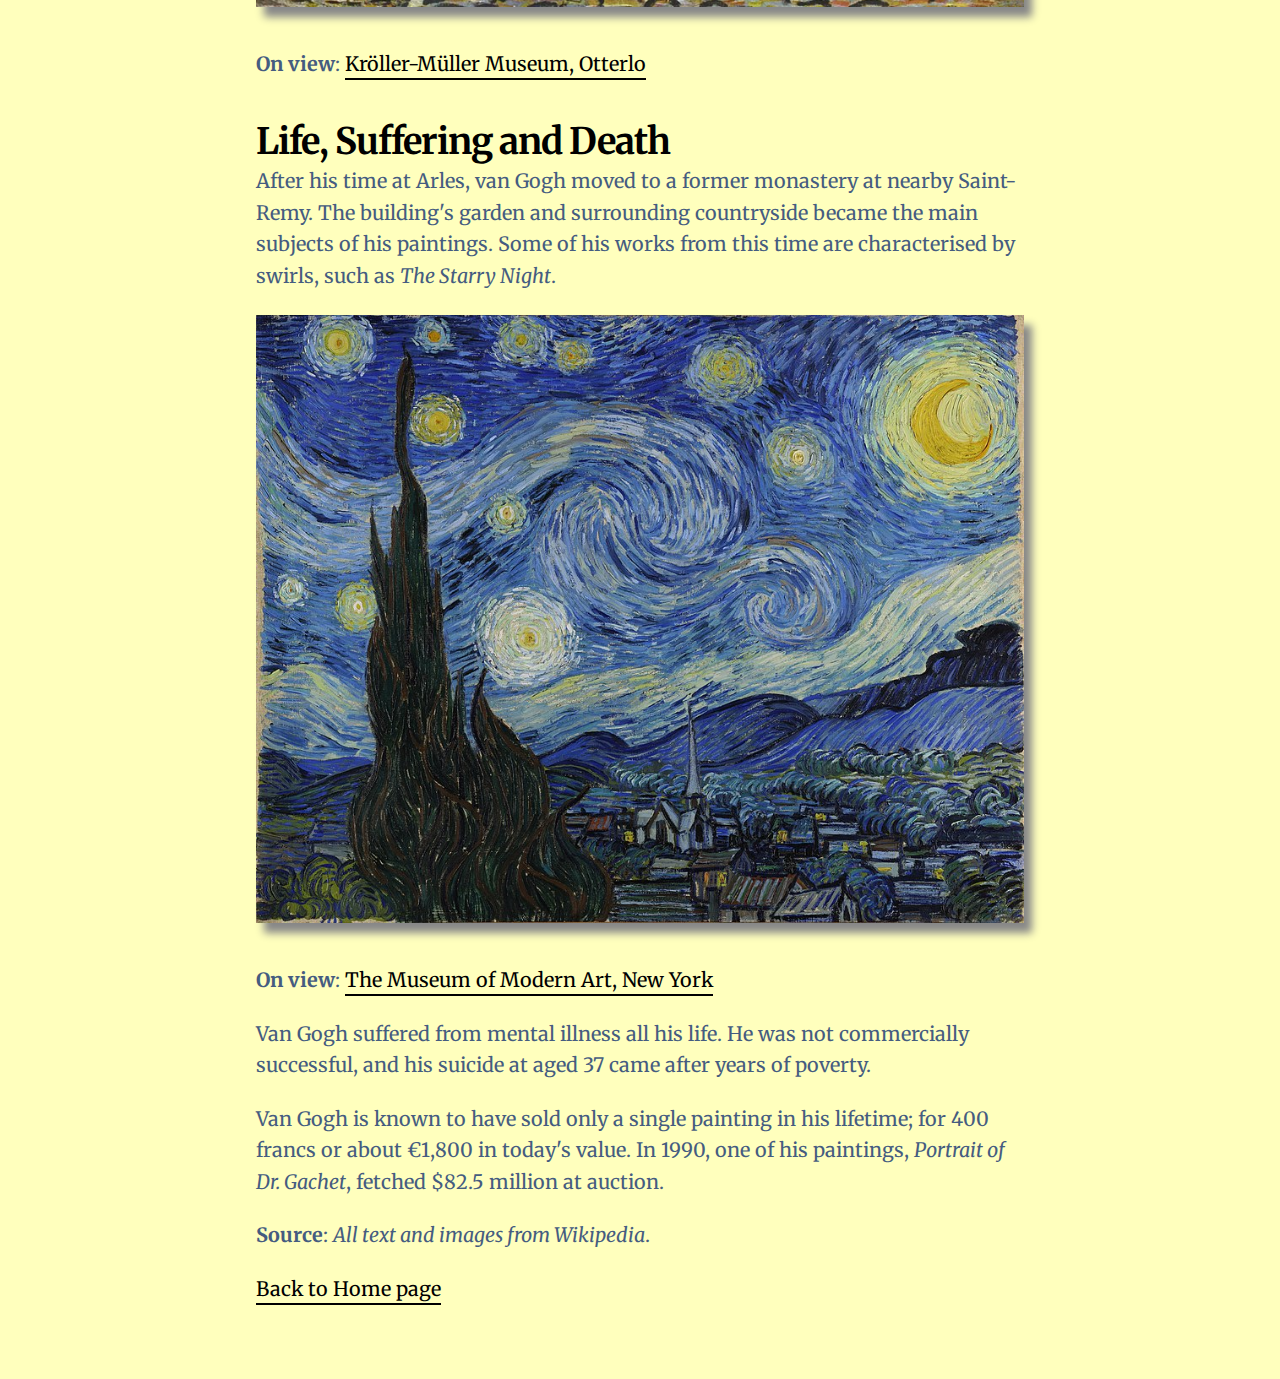
<file: exercises/page-5.html>
<!DOCTYPE html>
<html lang="en">

<head>
    <meta charset="UTF-8">
    <meta name="viewport" content="width=device-width, initial-scale=1.0">

    <title>Vincent van Gogh</title>
    <meta name="description"
        content="The Dutch post-impressionist whose works are characterised by bold colours and dramatic, impulsive and expressive brushwork.">

    <link rel="stylesheet" href="assets/css/style-5.css">
    <link rel="preconnect" href="https://fonts.googleapis.com">
    <link rel="preconnect" href="https://fonts.gstatic.com" crossorigin>
    <link href="https://fonts.googleapis.com/css2?family=Merriweather:ital,wght@0,400;0,700;1,400&display=swap"
        rel="stylesheet">

</head>


<body>

    <h1>Vincent van Gogh</h1>

    <h2>Among the most famous figures in Western art, Vincent van Gogh (1853-1890) was a Dutch post-impressionist
        painter who created about 2,100 artworks. They include landscapes, still lifes, portraits and self-portraits,
        and are characterised by bold colours and dramatic, impulsive and expressive brushwork.</h2>

    <h3>The Arles Years</h3>
    <p>Van Gogh's two years at Arles in France (1888–89) were one of his most artistically productive periods. He was
        enchanted by the local countryside and light; his works from this period are rich in yellow, ultramarine and
        mauve. Among the most well-known works of that time is an oil painting of his rented room, entitled <i>Bedroom
            in Arles</i>.</p>
    <img src="assets/img/bedroom-arles-van-gogh.jpg" alt="Bedroom in Arles, van Gogh">
    <p><b>On view</b>: <a href="https://www.vangoghmuseum.nl/en/collection/s0047V1962" target="_blank" rel="noopener">Vincent van Gogh Museum, Amsterdam</a></p> 

    <p>In Arles, the painter began a friendship with the owners of a local hotel, known as the Cafe de la Gare. The
        building inspired two more famous creations. The first of which is known as <i>The Yellow House</i>.</p>
    <img src="assets/img/yellow-house-van-gogh.jpg" alt="The Yellow House, van Gogh">
    <p><b>On view</b>: <a href="https://www.vangoghmuseum.nl/en/collection/s0032V1962" target="_blank" rel="noopener">Vincent van Gogh Museum, Amsterdam</a></p>

    <p>The second painting is one of many people's favourites: <i>The Cafe Terrace at Night</i>. The location at the
        Place du Forum in Arles was refurbished to replicate van Gogh's painting.</p>
    <img src="assets/img/cafe-terrace-at-night-van-gogh.jpg" alt="The Cafe Terrace at Night, van Gogh">
    <p><b>On view</b>: <a href="https://krollermuller.nl/en/vincent-van-gogh-terrace-of-a-cafe-at-night-place-du-forum-1 " target="_blank" rel="noopener">Kröller-Müller Museum, Otterlo</a></p>


    <h3>Life, Suffering and Death</h3>

    <p>After his time at Arles, van Gogh moved to a former monastery at nearby Saint-Remy. The building's garden and
        surrounding countryside became the main subjects of his paintings. Some of his works from this time are
        characterised by swirls, such as <i>The Starry Night</i>.</p>
    <img src="assets/img/starry-night-van-gogh.jpg" alt="Starry Night, van Gogh">
    <p><b>On view</b>: <a href="https://www.moma.org/collection/works/79802" target="_blank" rel="noopener">The Museum of Modern Art, New York</a></p>


    <p>Van Gogh suffered from mental illness all his life. He was not commercially successful, and his suicide at aged
        37 came after years of poverty.</p>

    <p>Van Gogh is known to have sold only a single painting in his lifetime; for 400 francs or about €1,800 in today's
        value. In 1990, one of his paintings, <i>Portrait of Dr. Gachet</i>, fetched $82.5 million at auction.</p>



    <p><b>Source</b>: <i>All text and images from Wikipedia</i>.</p>

    <p><a href="../index.html">Back to Home page</a></p>


</body>

</html>
</file>
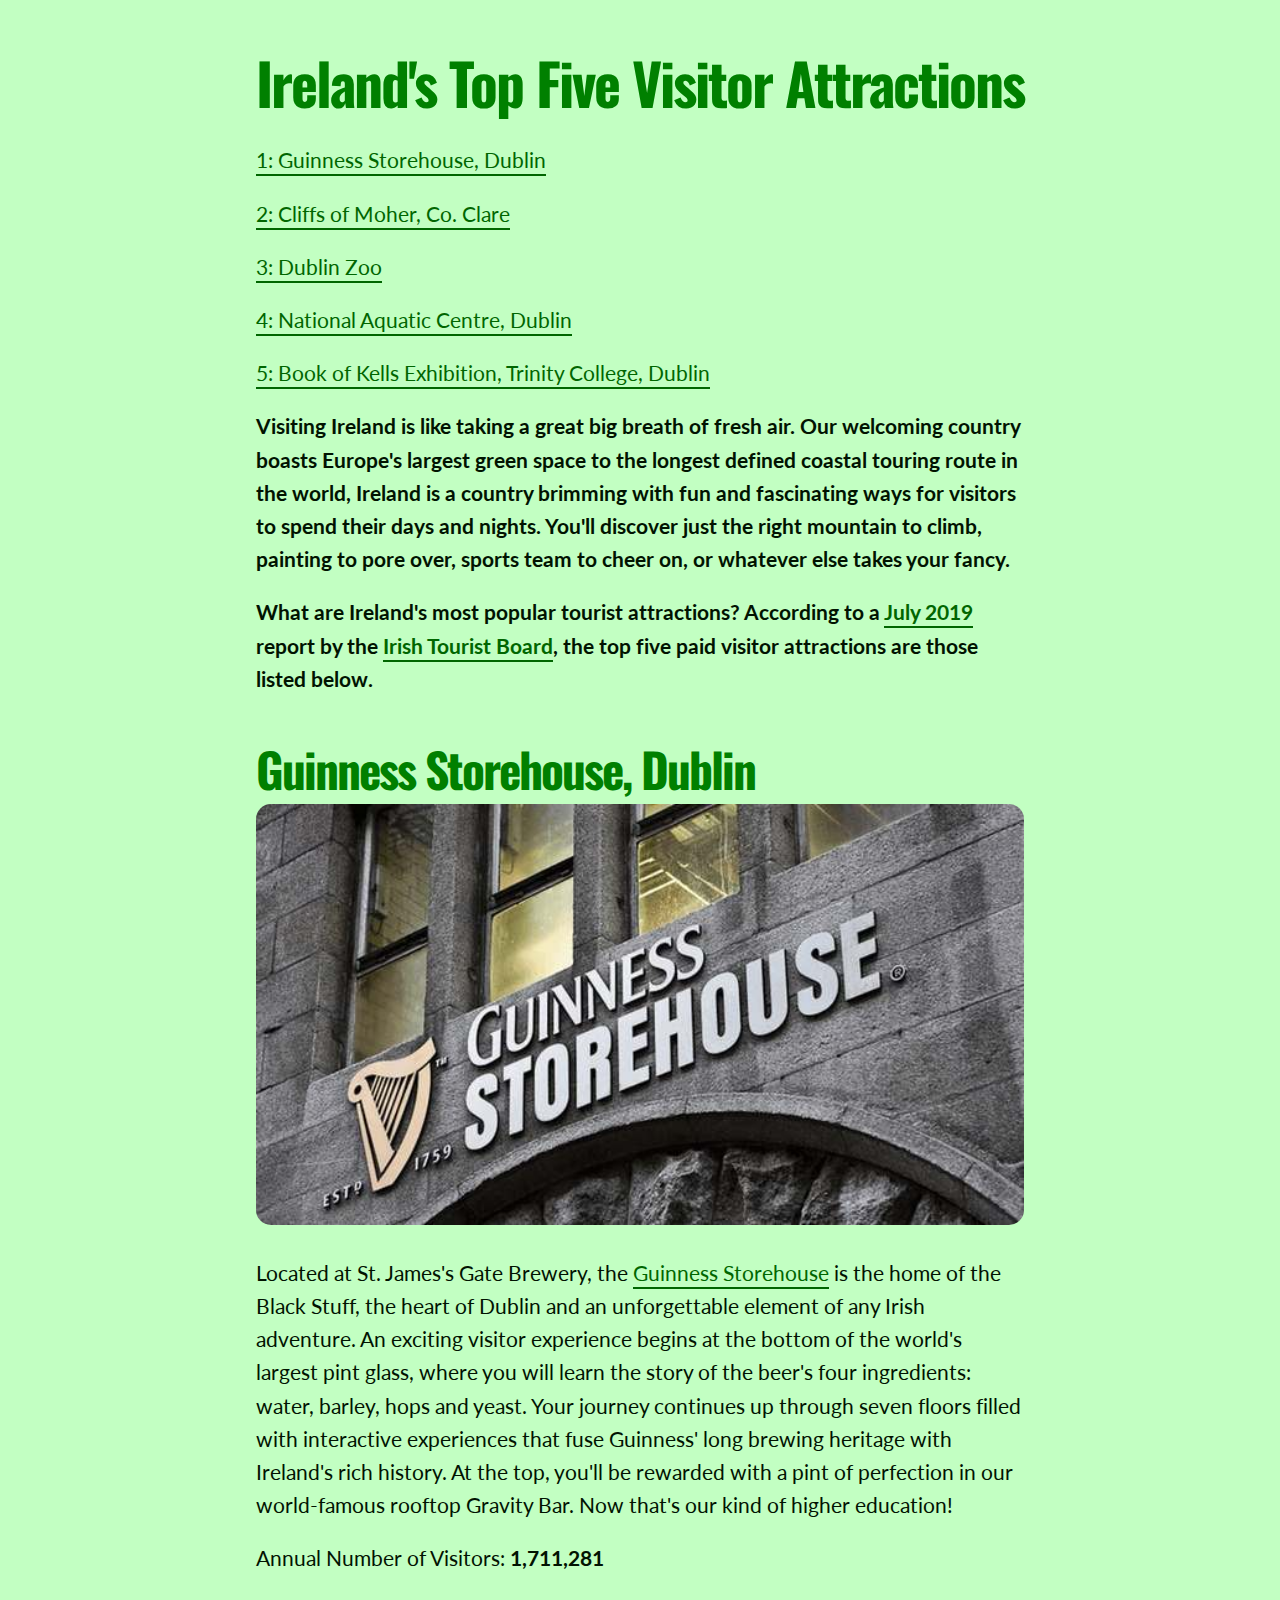
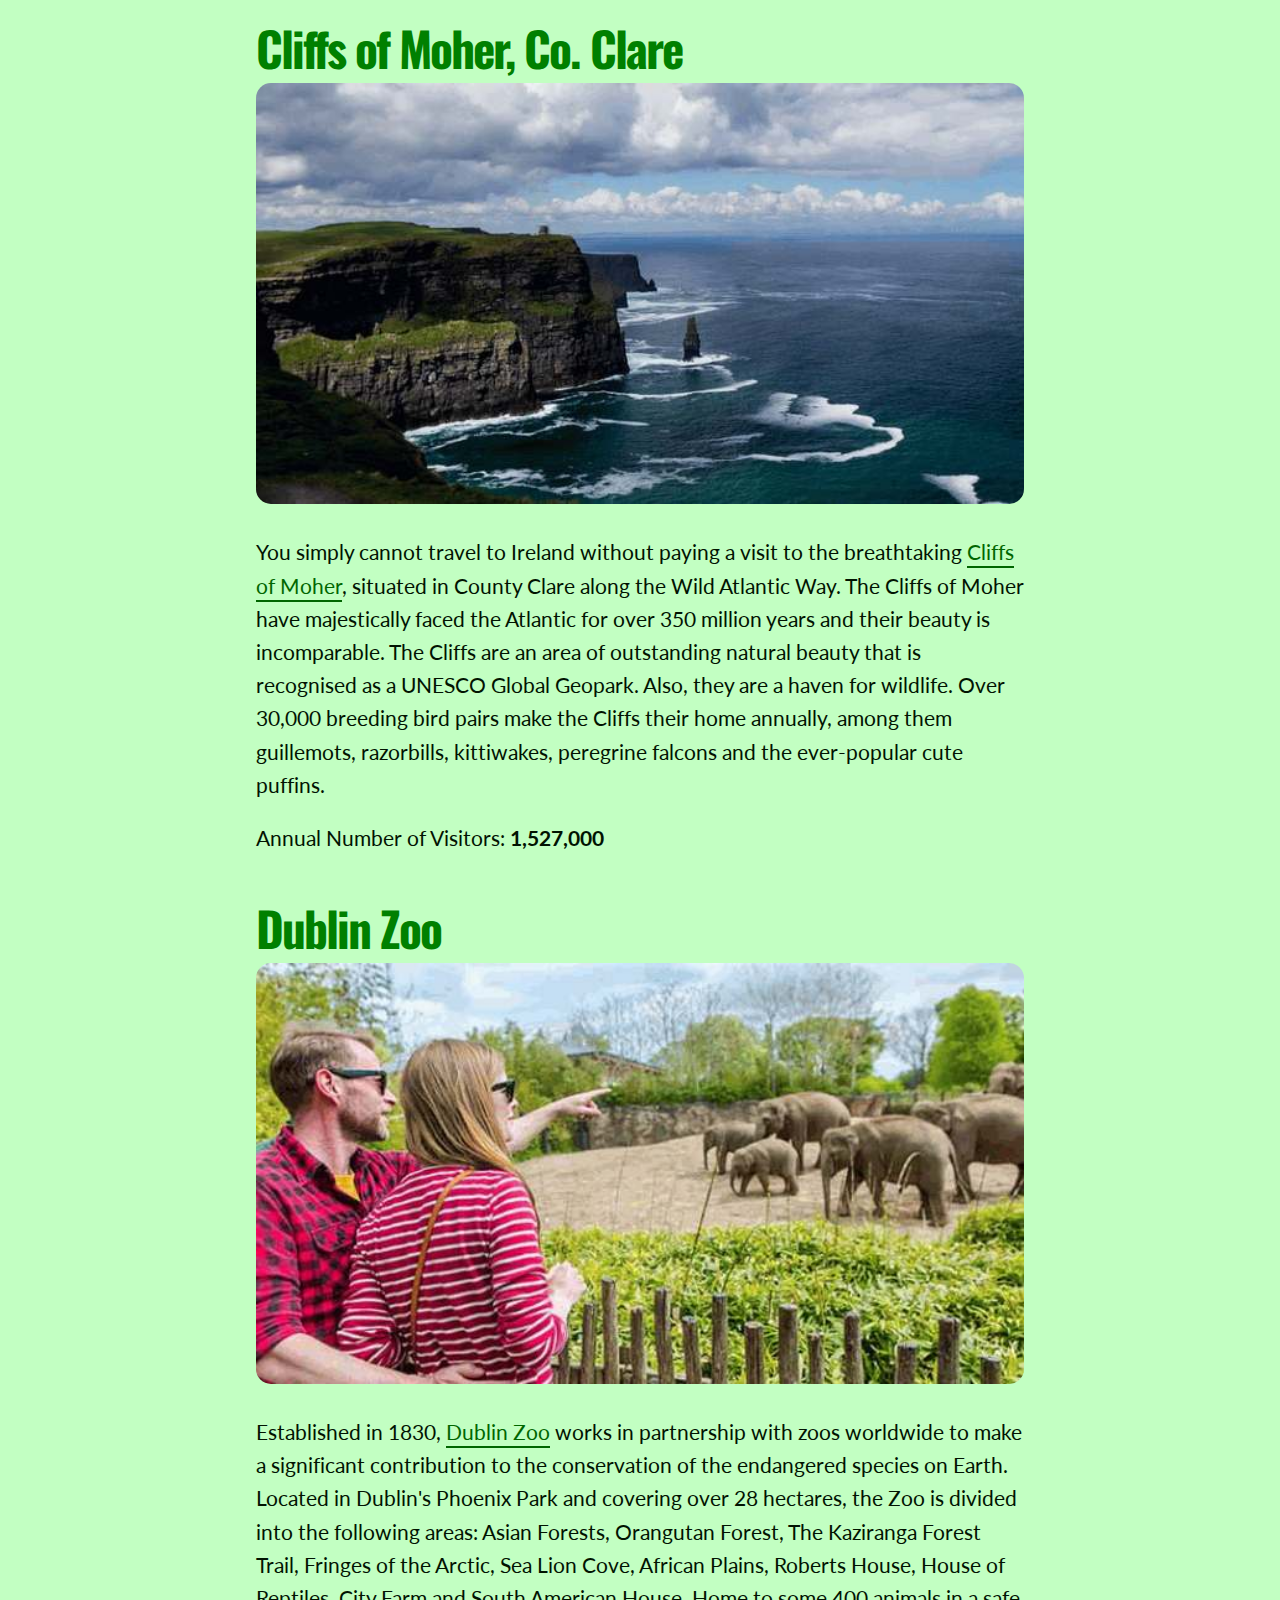
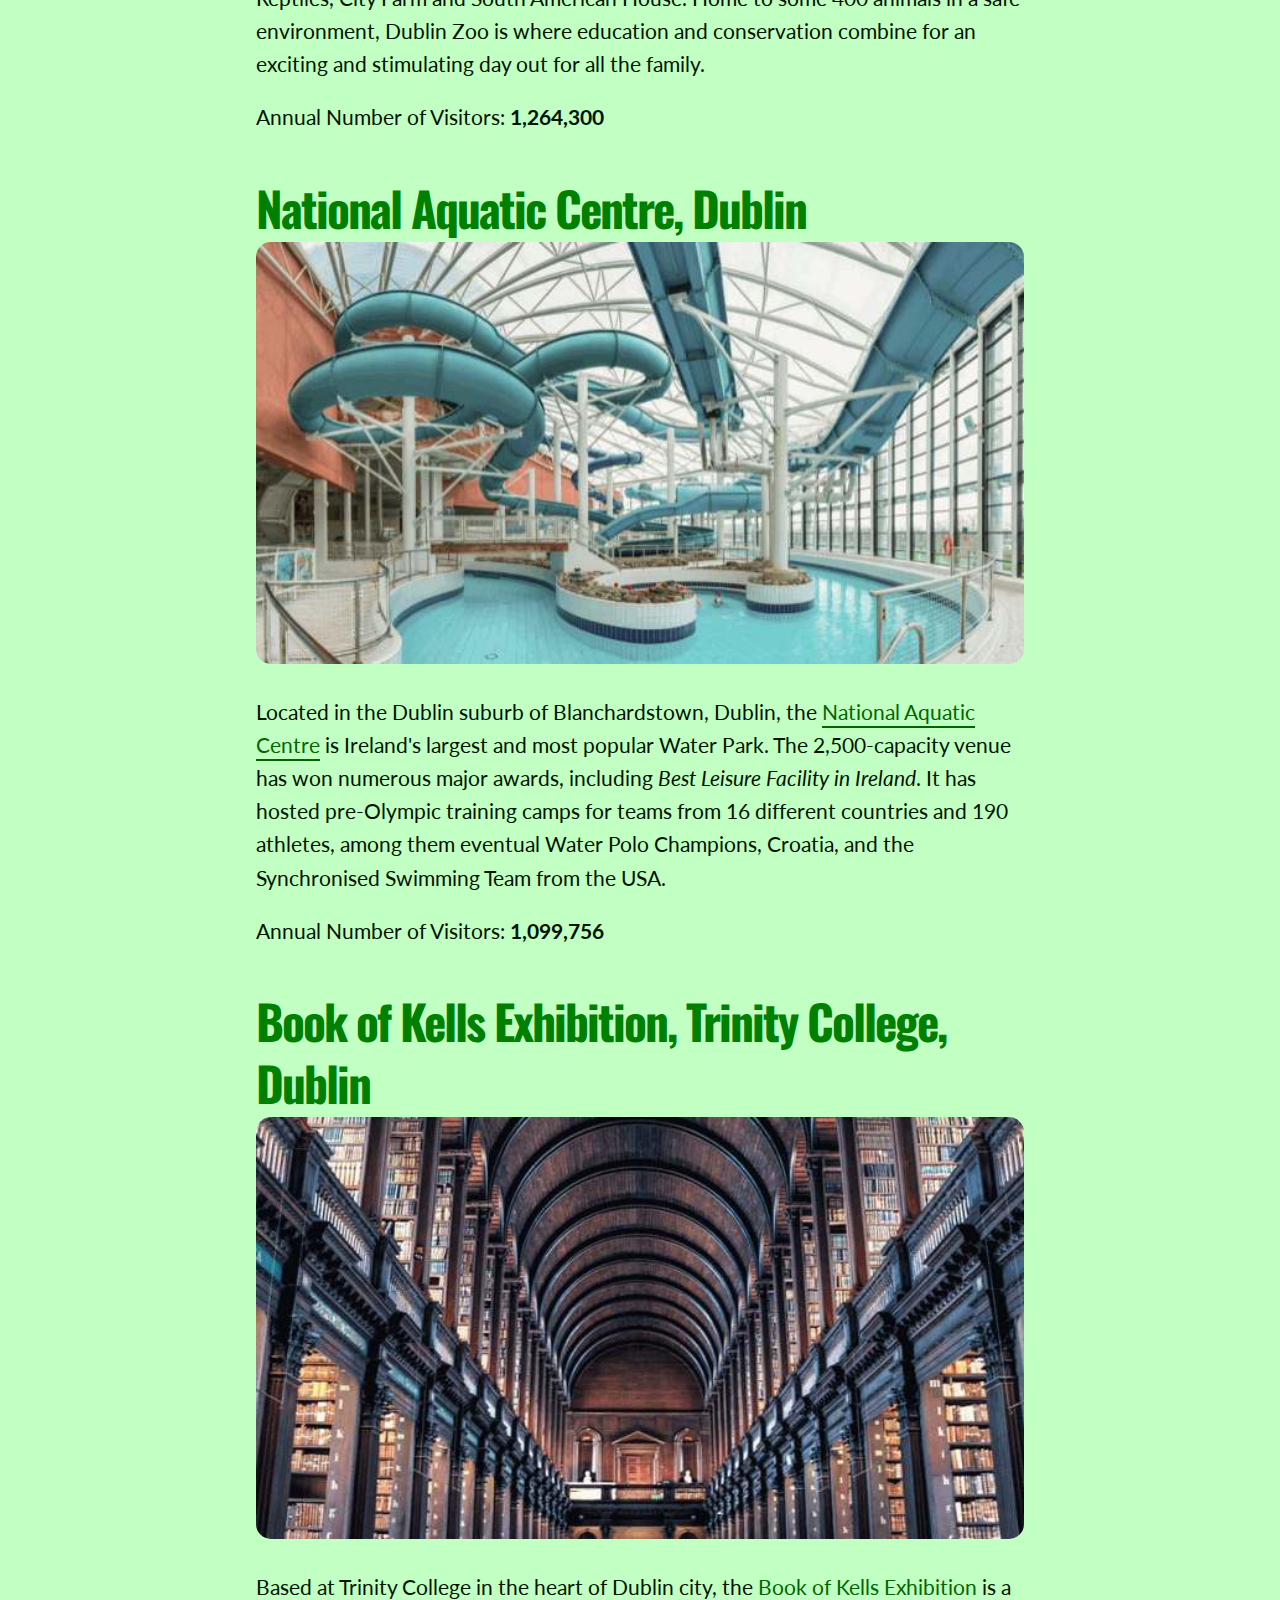
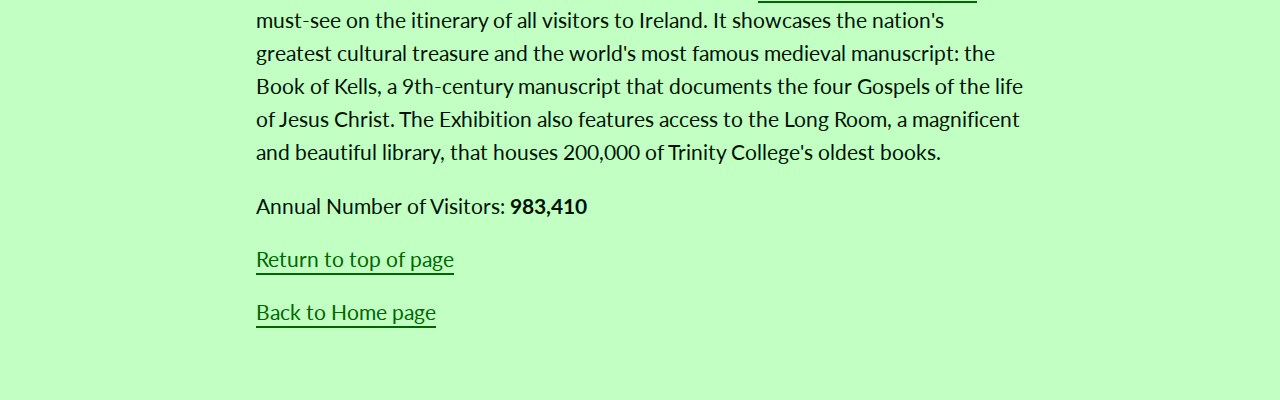
<file: exercises/page-6.html>
<!DOCTYPE html>
<html lang="en">

<head>
  <meta charset="utf-8">
  <meta name="viewport" content="width=device-width, initial-scale=1.0">
  <meta http-equiv="X-UA-Compatible" content="IE=edge">

  <title>Ireland's Top Five Visitor Attractions</title>
  <meta name="description"
    content="The country's most popular atractions for visitors, according to the Irish Tourist Board.">

  <link rel="stylesheet" href="assets/css/style-6.css">

  <link rel="preconnect" href="https://fonts.googleapis.com">
  <link rel="preconnect" href="https://fonts.gstatic.com" crossorigin>
  <link
    href="https://fonts.googleapis.com/css2?family=Lato:ital,wght@0,400;0,700;1,400;1,700&family=Oswald:wght@700&display=swap"
    rel="stylesheet">

</head>

<body id="top-of-page">

  <h1>Ireland's Top Five Visitor Attractions</h1>

  <p><a href="#guinness">1: Guinness Storehouse, Dublin</a></p>
  <p><a href="#cliffs-of-moher">2: Cliffs of Moher, Co. Clare</a></p>
  <p><a href="#dublin-zoo">3: Dublin Zoo</a></p>
  <p><a href="#aquatic-centre">4: National Aquatic Centre, Dublin</a></p>
  <p><a href="#kells-tcd">5: Book of Kells Exhibition, Trinity College, Dublin</a></p>

  <p><b>Visiting Ireland is like taking a great big breath of fresh air. Our welcoming country boasts Europe's largest
      green space to the longest defined coastal touring route in the world, Ireland is a country brimming with fun and
      fascinating ways for visitors to spend their days and nights. You'll discover just the right mountain to climb,
      painting to pore over, sports team to cheer on, or whatever else takes your fancy.</b></p>

  <p><b>What are Ireland's most popular tourist attractions? According to a <a
        href="http://www.failteireland.ie/Research-and-insights.aspx">July 2019</a> report by the <a
        href="https://www.discoverireland.ie/">Irish Tourist Board</a>, the top five paid visitor attractions are those
      listed below.</b></p>


      <h2 id="guinness">Guinness Storehouse, Dublin</h2>

  <img src="assets/img/guinness-storehouse.jpg" alt="Guinness Storehouse">


  <p>Located at St. James's Gate Brewery, the <a href="https://www.guinness-storehouse.com/en" target="_blank">Guinness
      Storehouse</a> is the home of the Black Stuff, the heart of Dublin and an unforgettable element of any Irish
    adventure. An exciting visitor experience begins at the bottom of the world's largest pint glass, where you will
    learn the story of the beer's four ingredients: water, barley, hops and yeast. Your journey continues up through
    seven floors filled with interactive experiences that fuse Guinness' long brewing heritage with Ireland's rich
    history. At the top, you'll be rewarded with a pint of perfection in our world-famous rooftop Gravity Bar. Now
    that's our kind of higher education!</p>

  <p>Annual Number of Visitors: <b>1,711,281</b></p>


  <h2 id="cliffs-of-moher">Cliffs of Moher, Co. Clare</h2>

  <img src="assets/img/cliffs-of-moher.jpg" alt="Guinness Storehouse">


  <p>You simply cannot travel to Ireland without paying a visit to the breathtaking <a
      href="https://www.cliffsofmoher.ie" target="_blank">Cliffs of Moher</a>, situated in County Clare along the Wild
    Atlantic Way. The Cliffs of Moher have majestically faced the Atlantic for over 350 million years and their beauty
    is incomparable. The Cliffs are an area of outstanding natural beauty that is recognised as a UNESCO Global Geopark.
    Also, they are a haven for wildlife. Over 30,000 breeding bird pairs make the Cliffs their home annually, among them
    guillemots, razorbills, kittiwakes, peregrine falcons and the ever-popular cute puffins.</p>

  <p>Annual Number of Visitors: <b>1,527,000</b></p>


  <h2 id="dublin-zoo">Dublin Zoo</h2>

  <img src="assets/img/dublin-zoo.jpg" alt="Dublin Zoo">

  <p>Established in 1830, <a href="https://www.dublinzoo.ie" target="_blank">Dublin Zoo</a> works in partnership with
    zoos worldwide to make a significant contribution to the conservation of the endangered species on Earth. Located in
    Dublin's Phoenix Park and covering over 28 hectares, the Zoo is divided into the following areas: Asian Forests,
    Orangutan Forest, The Kaziranga Forest Trail, Fringes of the Arctic, Sea Lion Cove, African Plains, Roberts House,
    House of Reptiles, City Farm and South American House. Home to some 400 animals in a safe environment, Dublin Zoo is
    where education and conservation combine for an exciting and stimulating day out for all the family.</p>
  <p>Annual Number of Visitors: <b>1,264,300</b></p>


  <h2 id="aquatic-centre">National Aquatic Centre, Dublin</h2> 

  <img src="assets/img/national-aquatic-centre.jpg" alt="National Aquatic Centre">

  <p>Located in the Dublin suburb of Blanchardstown, Dublin, the <a href="https://www.nationalaquaticcentre.ie"
      target="_blank">National Aquatic Centre</a> is Ireland's largest and most popular Water Park. The 2,500-capacity
    venue has won numerous major awards, including <i>Best Leisure Facility in Ireland</i>. It has hosted pre-Olympic
    training camps for teams from 16 different countries and 190 athletes, among them eventual Water Polo Champions,
    Croatia, and the Synchronised Swimming Team from the USA.</p>
  <p>Annual Number of Visitors: <b>1,099,756</b></p>


  <h2 id="kells-tcd">Book of Kells Exhibition, Trinity College, Dublin</h2>

  <img src="assets/img/book-of-kells.jpg" alt="Book of Kells">

  <p>Based at Trinity College in the heart of Dublin city, the <a href="https://www.tcd.ie/visitors/book-of-kells/"
      target="_blank">Book of Kells Exhibition</a> is a must-see on the itinerary of all visitors to Ireland. It
    showcases the nation's greatest cultural treasure and the world's most famous medieval manuscript: the Book of
    Kells, a 9th-century manuscript that documents the four Gospels of the life of Jesus Christ. The Exhibition also
    features access to the Long Room, a magnificent and beautiful library, that houses 200,000 of Trinity College's
    oldest books.</p>
  <p>Annual Number of Visitors: <b>983,410</b></p>

  <p><a href="#top-of-page">Return to top of page</a></p>
  
  <p><a href="../index.html">Back to Home page</a></p>


</body>

</html>
</file>
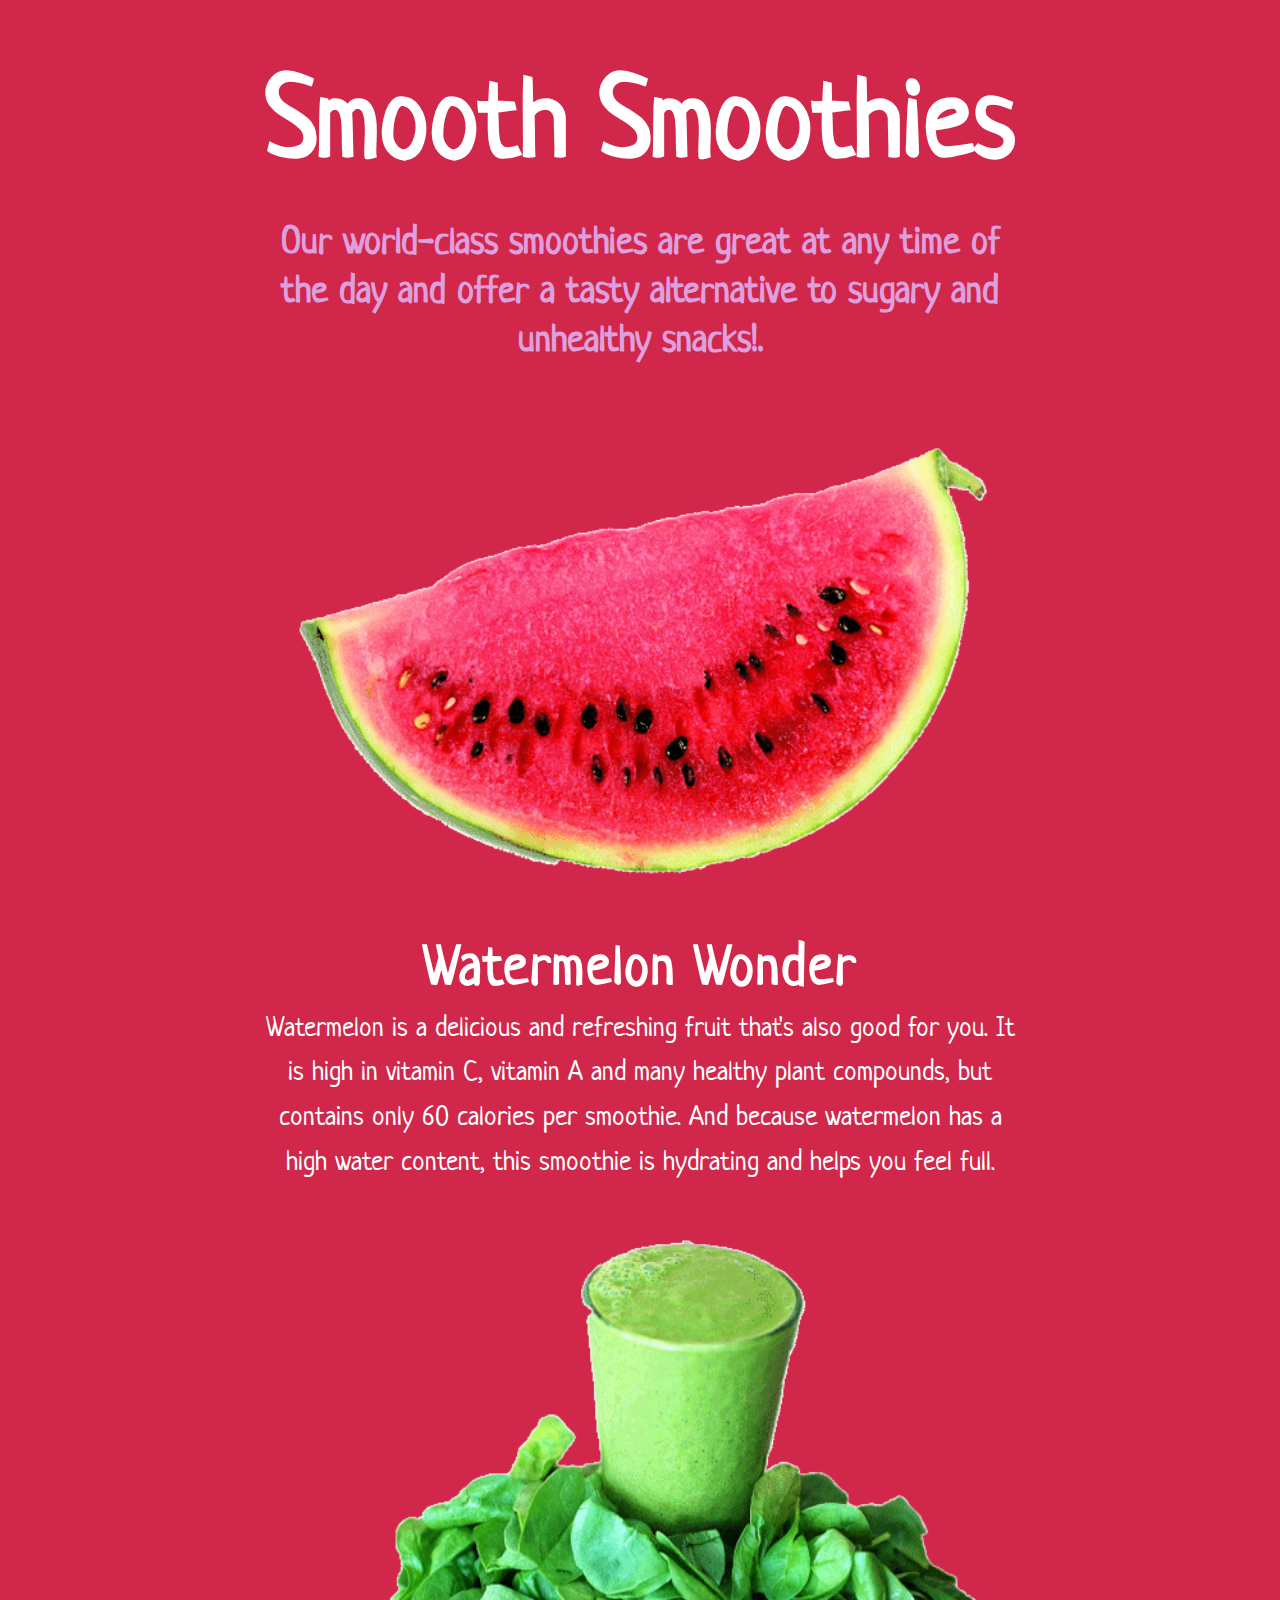
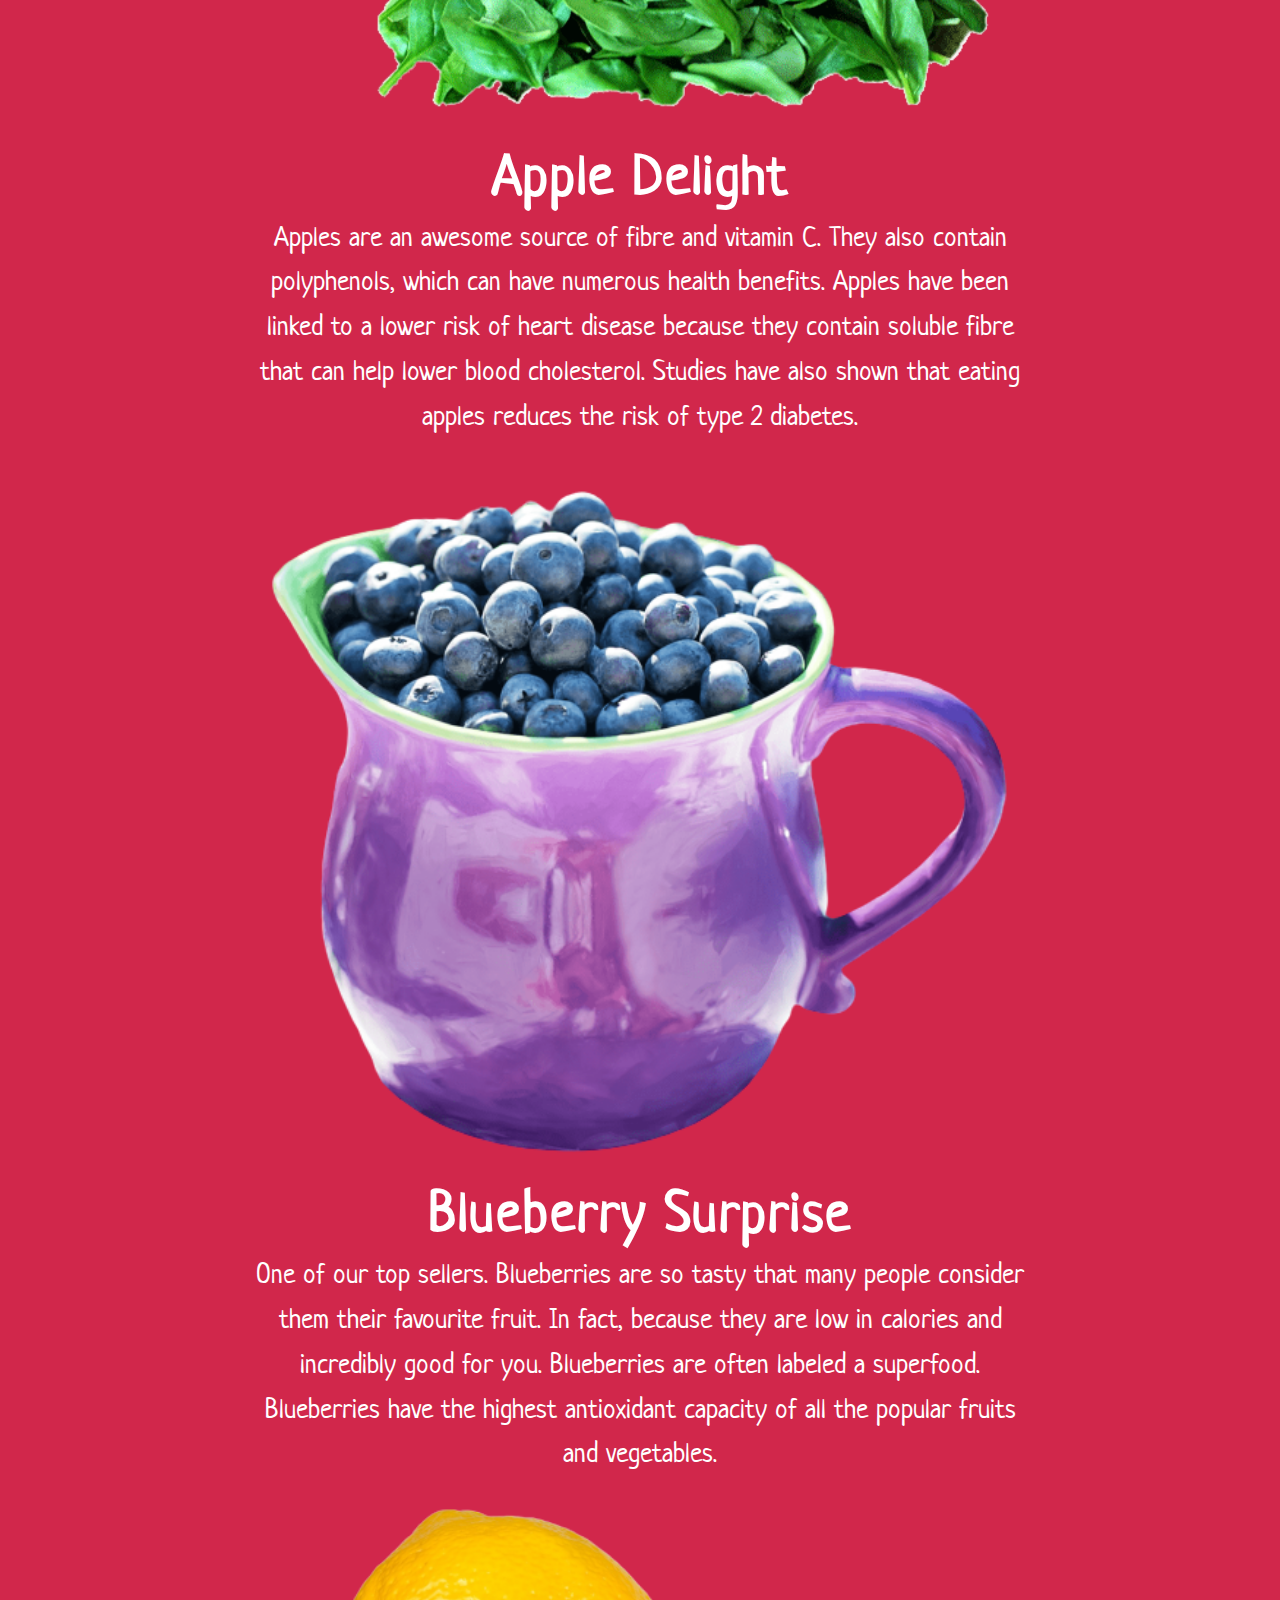
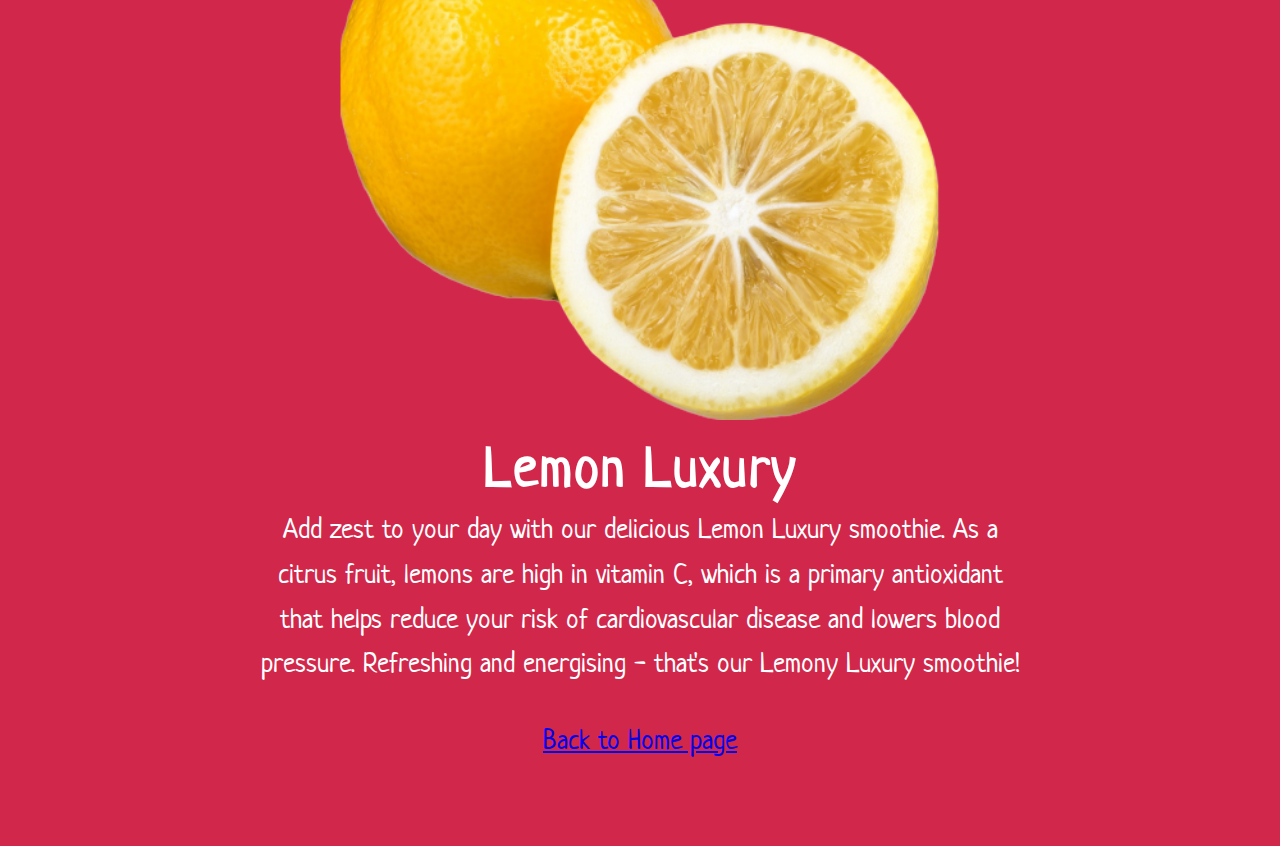
<file: exercises/page-7.html>
<!DOCTYPE html>
<html lang="en">

<head>
  <meta charset="utf-8">
  <meta name="viewport" content="width=device-width, initial-scale=1.0">
  <meta http-equiv="X-UA-Compatible" content="IE=edge">

  <title>Smooth Smoothies</title>
  <meta name="description"
    content="Dublin's finest smoothie store. Offering tasty alternatives to sugary and unhealthy snacks for busy, on-the-go, on-trend professionals.">

  <link rel="stylesheet" href="assets/css/style-7.css">

  <link rel="preconnect" href="https://fonts.googleapis.com">
  <link rel="preconnect" href="https://fonts.gstatic.com" crossorigin>
  <link href="https://fonts.googleapis.com/css2?family=Neucha&display=swap" rel="stylesheet">

</head>


<body>

  <h1>Smooth Smoothies</h1>

  <h2>Our world-class smoothies are great at any time of the day and offer a tasty alternative to sugary and unhealthy
    snacks!.</h2>
  <img src="assets/img/watermelon.png" alt="Watermelon Wonder">

  <h3>Watermelon Wonder</h3>
  <p>Watermelon is a delicious and refreshing fruit that's also good for you. It is high in vitamin C, vitamin A and
    many healthy plant compounds, but contains only 60 calories per smoothie. And because watermelon has a high water
    content, this smoothie is hydrating and helps you feel full.</p>

  <img src="assets/img/apple.png" alt="Apple Delight">


  <h3>Apple Delight</h3>
  <p>Apples are an awesome source of fibre and vitamin C. They also contain polyphenols, which can have numerous health
    benefits. Apples have been linked to a lower risk of heart disease because they contain soluble fibre that can help
    lower blood cholesterol. Studies have also shown that eating apples reduces the risk of type 2 diabetes.</p>

  <img src="assets/img/blueberry.png" alt="Blueberry Surprise">

  <h3>Blueberry Surprise</h3>
  <p>One of our top sellers. Blueberries are so tasty that many people consider them their favourite fruit. In fact,
    because they are low in calories and incredibly good for you. Blueberries are often labeled a superfood. Blueberries
    have the highest antioxidant capacity of all the popular fruits and vegetables.</p>

  <img src="assets/img/lemons-removebg-preview.png" alt="Lemon Luxury">

  <h3>Lemon Luxury</h3>
  <p>Add zest to your day with our delicious Lemon Luxury smoothie. As a citrus fruit, lemons are high in vitamin C,
    which is a primary antioxidant that helps reduce your risk of cardiovascular disease and lowers blood pressure.
    Refreshing and energising - that's our Lemony Luxury smoothie!</p>


  <p><a href="../index.html">Back to Home page</a></p>


</body>

</html>
</file>
<file: portfolio/smoothies/assets/css/custom.css>
/* ============ GLOBAL CUSTOM PROPERTIES ============  */

:root {
    /* Nicer than default sans-serif font */
    --sans-serif: -apple-system, system-ui, BlinkMacSystemFont, Segoe UI, Roboto, Helvetica Neue, Fira Sans, Ubuntu, Oxygen, Oxygen Sans, Cantarell, Droid Sans, Apple Color Emoji, Segoe UI Emoji, Segoe UI Emoji, Segoe UI Symbol, Lucida Grande, Helvetica, Arial, sans-serif;

    /* Color variables */
    --black-000: #000;
    --white-000: #fff;

    --gray-100: #f8f9fa;
    --gray-200: #e9ecef;
    --gray-300: #dee2e6;
    --gray-400: #ced4da;
    --gray-500: #adb5bd;
    --gray-600: #6c757d;
    --gray-700: #495057;
    --gray-800: #343a40;
    --gray-900: #212529;

    --blue-100: #cfe2ff;
    --blue-200: #9ec5fe;
    --blue-300: #6ea8fe;
    --blue-400: #3d8bfd;
    --blue-500: #0d6efd;
    --blue-600: #0a58ca;
    --blue-700: #084298;
    --blue-800: #052c65;
    --blue-900: #031633;

    --indigo-100: #e0cffc;
    --indigo-200: #c29ffa;
    --indigo-300: #a370f7;
    --indigo-400: #8540f5;
    --indigo-500: #6610f2;
    --indigo-600: #520dc2;
    --indigo-700: #3d0a91;
    --indigo-800: #290661;
    --indigo-900: #140330;

    --purple-100: #e2d9f3;
    --purple-200: #c5b3e6;
    --purple-300: #a98eda;
    --purple-400: #8c68cd;
    --purple-500: #6f42c1;
    --purple-600: #59359a;
    --purple-700: #432874;
    --purple-800: #2c1a4d;
    --purple-900: #160d27;

    --pink-100: #f7d6e6;
    --pink-200: #efadce;
    --pink-300: #e685b5;
    --pink-400: #de5c9d;
    --pink-500: #d63384;
    --pink-600: #ab296a;
    --pink-700: #801f4f;
    --pink-800: #561435;
    --pink-900: #2b0a1a;

    --red-100: #f8d7da;
    --red-200: #f1aeb5;
    --red-300: #ea868f;
    --red-400: #e35d6a;
    --red-500: #dc3545;
    --red-600: #b02a37;
    --red-700: #842029;
    --red-800: #58151c;
    --red-900: #2c0b0e;

    --orange-100: #ffe5d0;
    --orange-200: #fecba1;
    --orange-300: #feb272;
    --orange-400: #fd9843;
    --orange-500: #fd7e14;
    --orange-600: #ca6510;
    --orange-700: #984c0c;
    --orange-800: #653208;
    --orange-900: #331904;

    --yellow-100: #fff3cd;
    --yellow-200: #ffe69c;
    --yellow-300: #ffda6a;
    --yellow-400: #ffcd39;
    --yellow-500: #ffc107;
    --yellow-600: #cc9a06;
    --yellow-700: #997404;
    --yellow-800: #664d03;
    --yellow-900: #332701;

    --green-100: #d1e7dd;
    --green-200: #a3cfbb;
    --green-300: #75b798;
    --green-400: #479f76;
    --green-500: #198754;
    --green-600: #146c43;
    --green-700: #0f5132;
    --green-800: #0a3622;
    --green-900: #051b11;

    --teal-100: #d2f4ea;
    --teal-200: #a6e9d5;
    --teal-300: #79dfc1;
    --teal-400: #4dd4ac;
    --teal-500: #20c997;
    --teal-600: #1aa179;
    --teal-700: #13795b;
    --teal-800: #0d503c;
    --teal-900: #06281e;

    --cyan-100: #cff4fc;
    --cyan-200: #9eeaf9;
    --cyan-300: #6edff6;
    --cyan-400: #3dd5f3;
    --cyan-500: #0dcaf0;
    --cyan-600: #0aa2c0;
    --cyan-700: #087990;
    --cyan-800: #055160;
    --cyan-900: #032830;

    --ontrend-100: #fff4d9;
    --ontrend-200: #fdd0bb;
    --ontrend-300: #fea8b3;
    --ontrend-400: #7dcfe7;
    --ontrend-500: #0b6655;
    --ontrend-600: #400c3e;
    --ontrend-700: #2c4763;
    --ontrend-800: #1f364d;
    --ontrend-900: #0e2439;

    --global-font: var(--sans-serif);
    --drop-shadow: var(--gray-500);
    --img-border: var(--gray-700);
}

/* Global font */
body {
    font-family: 'Neucha', serif;
}


/* ========= THEME ONE ========== */

/* Background colour */
.theme-one .col-1 h3 {
    color: var(--gray-700)
}

.theme-one p {
    color: var(--purple-500)
}

.theme-one li {
    color: var(--purple-500)
}

section>p.standfirst {
    font-size: calc(24px + (36 - 24) * ((100vw - 320px) / (1600 - 320)));
}

.theme-two {
    background-color: var(--pink-200)
}

.theme-two .col-2 h2 {
    color: var(--red-500)
}

.theme-three {
    background-color: var(--green-100)
}

.theme-three .col-2 h2 {
    color: var(--red-500)
}

.theme-three {
    background-color: var(--green-100)
}

.theme-four {
    background-color: var(--pink-400)
}

.theme-four .col-2 h2 {
    color: var(--white-000)
}

.theme-four .col-2 p {
    color: var(--white-000)
}

.theme-four .col-2 li {
    color: var(--white-000)
}

.theme-three {
    background-color: var(--green-100)
}

.theme-four {
    background-color: var(--pink-400)
}

.theme-four .col-2 p {
    color: var(--white-000)
}

.theme-four .col-2 li {
    color: var(--white-000)
}

.theme-five {
    background-color: var(--yellow-100)
}

.theme-five .col-2 h2 {
    color: var(--red-500)
}

.hero-block h1 {
    font-size: calc(60px + (132 - 60) * ((100vw - 320px)/ (1600 - 320)));
    margin-bottom: 40px;
    letter-spacing: 2px;
}

.hero-block h2 {
    font-size: calc(32px + (64 - 32) * ((100vw - 320px)/ (1600 - 320)));
    letter-spacing: 1px;
}

.cols-2-split .col-2 h2 {
    font-size: calc(32px + (58 - 32) * ((100vw - 320px) / (1600 - 320)));
    letter-spacing: 2px;
}

.cols-2-split .col-2 p {
    font-size: calc(16px + (24 - 16) * ((100vw - 320px) / (1600 - 320)));
    letter-spacing: 1px;
    line-height: 1.6;
}
</file>
<file: portfolio/smoothies/assets/css/lunadoge.css>
/*  ============= WEB BROWSER RESETS ============ */
* { margin: 0; padding: 0; border: none }
*, *::before, *::after { box-sizing: border-box }
html { height: 100%; font-size: 100%; font: inherit; vertical-align: baseline;
scroll-behavior: smooth; scroll-padding-top: 20px }
body { max-width: 1600px; line-height: 1.5; margin-left: auto; margin-right: auto; 
min-height: 100vh; text-rendering: optimizeSpeed }  
img { width: 100%; height: auto; display: block }

/* HTML5 container elements full viewport width */
header, section, footer { width: 100% }
/* Last element at bottom of header or section */
header *:last-child, section *:last-child, 
footer *:last-child { margin-bottom: 0 !important }


/* ================ HERO BLOCK ================ */

header.hero-block { background-color: var(--blue-600) }

.hero-block {
    position: relative; overflow: hidden;
    display: flex; flex-direction: column; justify-content: center;
}

@media (min-width: 1200px) { 
    .hero-block { min-height: 85vh }
}

@media (min-width: 768px) and (max-width: 1199px) {
    .hero-block { min-height: 460px }
}

@media (max-width: 767px) { 
    .hero-block { min-height: 480px; padding: 8% 0  }
}


/* Headings */
.hero-block h1, .hero-block h2 { color: var(--white-000) }
.hero-block h1 { line-height: 1.1 }
.hero-block h2 { line-height: 1.2 }

.hero-block h1 {
    font-size: calc(48px + (94 - 48) * ((100vw - 320px) / (1600 - 320)));
    margin-bottom: 24px;
}

.hero-block h1.text-long {
    font-size: calc(28px + (64 - 28) * ((100vw - 320px) / (1600 - 320)));
    letter-spacing: 0;
    line-height: 1.3;
}

.hero-block h2 {
    font-size: calc(22px + (54 - 22) * ((100vw - 320px) / (1600 - 320)));
    font-weight: 400;
}

@media (min-width: 768px) {
    .hero-block h1 { letter-spacing: -2px }
    .hero-block h2 { letter-spacing: -1px }
}

@media (max-width: 767px) {
    .hero-block h1 { letter-spacing: -1px }
    .hero-block h2 { letter-spacing: 0 }   
}

/* Upper heading */
.hero-block .upper-label {
    width: 100%;
    font-weight: bold; display: block;
    font-size: calc(16px + (18 - 16) * ((100vw - 320px)/(1140 - 320)));
    text-transform: uppercase; 
    letter-spacing: 6px; word-spacing: 120%;
    margin-bottom: 32px;
    color: var(--white-000);
}

.hero-text-container { padding: 0 12% 2% 12%; z-index: 2 }

.hero-bg-media {
    position: absolute; top: 0; right: 0; bottom: 0; left: 0; z-index: 0;
}

.hero-bg-media * {
    object-fit: cover; width: 100%; height: 100%;
}

.bg-overlay {
    position: absolute; top: 0; right: 0; bottom: 0; left: 0; z-index: 1;
    background-image: linear-gradient(rgba(0,0,0,0.3),rgba(0,0,0,0.3));    
}

/* Alignment .hero-block: desktops */
@media (min-width: 768px) {
    .hero-text-container.text-center-desktop { text-align: center }
}
 
/* Alignment: mobiles */
 @media (max-width: 767px) {
    .hero-text-container.text-center-mobile { text-align: center }
    .hero-text-container.text-left-mobile   { text-align: left  }
}
 
/* Buttons */

.hero-block .container-btn a.btn { display: inline-block }

/* Desktops */
@media (min-width: 768px) {
    .hero-block .container-btn { margin-top: 64px }
    .hero-block h1 + .container-btn { margin-top: 120px }
    .hero-block .container-btn a:first-child { margin-right: 40px }
}

/* Desktops: button(s) centre-aligned */
@media (min-width: 768px) {
    .hero-block .container-btn.text-center-desktop { justify-content: center }   
}

/* Mobiles */
@media (max-width: 767px) {
    .hero-block .container-btn.text-center-mobile .btn { align-self: center }
    .hero-block .container-btn { margin-top: 42px; flex-direction: column }
    .hero-block .container-btn .btn { align-self: flex-start }
    .hero-block .container-btn a:first-child { margin-bottom: 32px }
    .hero-block .container-btn a:last-child { margin-bottom: 0 }
    .hero-block h1 + .container-btn { margin-top: 120px }
}

/* ========== BACKGROUND IMAGE HALF =========== */

/* All viewports */
.hero-block.bg-img-left,
.hero-block.bg-img-right { padding-bottom: 0 }
.hero-block.bg-img-left  .bg-overlay, 
.hero-block.bg-img-right .bg-overlay { display: none }


/* Big desktops */
@media (min-width: 1140px) { 
    .hero-block.bg-img-right .hero-text-container,
    .hero-block.bg-img-left  .hero-text-container { padding: 0 6% 2% 6% } 
    .hero-block.bg-img-right .hero-text-container { margin-right: 50% }
    .hero-block.bg-img-right .hero-bg-media  { left: 50% }
    .hero-block.bg-img-left  .hero-text-container { margin-left: 50% }
    .hero-block.bg-img-left  .hero-bg-media  { right: 50% }
}

/* Small desktops and tablets */
@media (min-width: 768px) and (max-width: 1139px) { 
    .hero-block.bg-img-right .hero-text-container { margin-right: 40% }
    .hero-block.bg-img-right .hero-bg-media { left: 60% }
    .hero-block.bg-img-left  .hero-text-container { margin-left:  40% }
    .hero-block.bg-img-left  .hero-bg-media { right: 60% }
}

/* Not big or small desktops, or big tablets */
@media (max-width: 900px) {
    .hero-block.bg-img-right .container-btn, 
    .hero-block.bg-img-left  .container-btn {
        margin-top: 42px;
        flex-direction: column;
    }
    .hero-block .container-btn .btn { align-self: flex-start }
    .hero-block.bg-img-left  .container-btn a:first-child,
    .hero-block.bg-img-right .container-btn a:first-child { margin-bottom: 32px }
    .hero-block.bg-img-left  .container-btn a:last-child, 
    .hero-block.bg-img-right .container-btn a:last-child  { margin-bottom: 0 }
}

/* Small desktops and tablets*/
@media (min-width: 768px) and (max-width: 1139px) { 
    .hero-block.bg-img-right .hero-text-container,
    .hero-block.bg-img-left  .hero-text-container { padding: 0 5% 2% 5% }
    .hero-block.bg-img-right .hero-bg-media { overflow: visible }
}

/* All mobiles */
@media (max-width: 767px) {
    .hero-block.bg-img-right, .hero-block.bg-img-left {
        display: flex; flex-direction: column; justify-content: space-between;
    }
    .hero-block.bg-img-right div, .hero-block.bg-img-left div { position: relative }
    .hero-block.bg-img-right .hero-text-container,
    .hero-block.bg-img-left  .hero-text-container { padding: 0 12% 12% 12% } 
    .hero-block.bg-img-left  .container-btn,
    .hero-block.bg-img-right .container-btn { margin-top: 42px; flex-direction: column }
    .hero-block.bg-img-left  .container-btn .btn, 
    .hero-block.bg-img-right .container-btn .btn { align-self: flex-start }
    .hero-block.bg-img-left  .container-btn a:first-child,
    .hero-block.bg-img-right .container-btn a:first-child { margin-bottom: 32px }
    .hero-block.bg-img-left  .container-btn a:last-child, 
    .hero-block.bg-img-right .container-btn a:last-child  { margin-bottom: 0 }
    .hero-block.bg-img-right .container-btn.text-center-mobile .btn,
    .hero-block.bg-img-left  .container-btn.text-center-mobile .btn {
        text-align: center; margin-left: auto; margin-right: auto
    }
}

/* Large mobiles */
@media (min-width: 560px) and (max-width: 767px ) {
    .hero-block.bg-img-right .hero-bg-media img, 
    .hero-block.bg-img-left  .hero-bg-media img {
        width: 70%; height: auto; text-align: center;
        margin: -32px auto 32px auto;
    }
}

/* Typography */
.hero-block.bg-img-left  .hero-text-container h1,
.hero-block.bg-img-right .hero-text-container h1 {
    font-size: calc(48px + (84 - 48) * ((100vw - 320px) / (1600 - 320)));
}

.hero-block.bg-img-left  .hero-text-container h2,
.hero-block.bg-img-right .hero-text-container h2 {
    font-size: calc(22px + (42 - 22) * ((100vw - 320px) / (1600 - 320)));
} 

.hero-block.bg-img-left  .hero-text-container h1.text-long,
.hero-block.bg-img-right .hero-text-container h1.text-long {
    font-size: calc(28px + (42 - 28) * ((100vw - 320px) / (1600 - 320)));
    letter-spacing: 0;
    line-height: 1.2;
}


/* ========== HALF TEXT AND HALF IMAGE =========== */

.hero-block.hero-half { display: flex }
.hero-block.hero-half .hero-text-container,
.hero-block.hero-half .hero-bg-media { 
    position: static; flex-direction: column; justify-content: center; 
}

.hero-block.hero-half .hero-text-container h1 {
    font-size: calc(48px + (64 - 48) * ((100vw - 320px) / (1600 - 320)));
    margin-bottom: 24px; letter-spacing:-2px;
}

.hero-block.hero-half .hero-text-container h2 { 
    font-size: calc(22px + (32 - 22) * ((100vw - 320px) / (1600 - 320)));
    letter-spacing: 0;
}

.hero-block.hero-half .hero-text-container h1.text-long {
    font-size: calc(28px + (42 - 28) * ((100vw - 320px) / (1600 - 320)));
    letter-spacing: 0;
    line-height: 1.2;
}
/* Desktops */
@media (min-width: 768px) { 
    .hero-block.hero-half { flex-direction: row; justify-content: space-between; }
    .hero-block.hero-half .col-2 { 
        display: flex; flex-direction: column;
        width: 47%; justify-content: center;
    }
}

/* Mobiles */
@media (max-width: 767px) { 
    .hero-block.hero-half { flex-direction: column; padding: 8% 0 10% 0  }
    .hero-block.hero-half .col-2 { width: 100% }
}

@media (min-width: 1140px) { 
    .hero-block.hero-half.half-img-right .col-2 .hero-text-container  { padding: 4% 0 4% 16% }
    .hero-block.hero-half.half-img-right .col-2 .hero-bg-media { padding: 4% 16% 4% 0 }
    .hero-block.hero-half.half-img-left  .col-2 .hero-text-container  { padding: 4% 16% 4% 0 }
    .hero-block.hero-half.half-img-left  .col-2 .hero-bg-media { padding: 4% 0 4% 16% }
    .hero-block.hero-half .col-2 { width: 48% }
}

@media (min-width: 1025px) and (max-width: 1139px) { 
    .hero-block.hero-half.half-img-right .col-2 .hero-text-container  { padding: 3% 0 3% 12% }
    .hero-block.hero-half.half-img-right .col-2 .hero-bg-media { padding: 3% 12% 3% 0 }
    .hero-block.hero-half.half-img-left  .col-2 .hero-text-container  { padding: 3% 8% 3% 4%}
    .hero-block.hero-half.half-img-left  .col-2 .hero-bg-media { padding: 3% 0 3% 12% }
    .hero-block.hero-half .col-2 { width: 49% }
}

@media (min-width: 768px) and (max-width: 1024px) { 
    .hero-block.hero-half.half-img-right .col-2 .hero-text-container  { padding: 0 0 0 9% }
    .hero-block.hero-half.half-img-right .col-2 .hero-bg-media { padding: 0 9% 0 0 }
    .hero-block.hero-half.half-img-left  .col-2 .hero-text-container  { padding: 0 9% 0 0 }
    .hero-block.hero-half.half-img-left  .col-2 .hero-bg-media { padding: 0 0 0 9% }
    
    .hero-block.hero-half.half-img-right .col-2:first-child { width: 59% }
    .hero-block.hero-half.half-img-right .col-2:last-child  { width: 39% }
    .hero-block.hero-half.half-img-left  .col-2:first-child { width: 39% }
    .hero-block.hero-half.half-img-left  .col-2:last-child  { width: 59% }
    .hero-block.hero-half.half-img-left .col-2 .hero-text-container { padding: 0 4% 0 5% }
}

/* All mobiles */
@media (max-width: 767px) {
    .hero-block.hero-half.half-img-right .col-2:first-child { order: 2 }
    .hero-block.hero-half.half-img-right .col-2:last-child  { order: 1 }
    .hero-block.hero-half .hero-text-container .container-btn {
        margin-top: 42px;
        flex-direction: column;
        align-self: flex-start;
    }

    .hero-block.hero-half .hero-text-container .container-btn.text-center-mobile {
        text-align: center;
        align-items: center;
    }
    .hero-block.hero-half.half-img-right .col-2 .hero-bg-media {
        margin-bottom: 32px !important
    }

    .hero-block.hero-half.half-img-left .container-btn {
        text-align: center;
        margin-left: 0;
        margin-right:0;
    }
}

/* Large mobiles */
@media (min-width: 560px) and (max-width: 767px ) {
    .hero-block.hero-half .col-2 .hero-bg-media {
        width: 50%; height: auto; text-align: center;
        margin: 0 auto 32px auto;
    }
}

/* Small mobiles */
@media (max-width: 559px) {
    .hero-block.hero-half .col-2 .hero-bg-media {
        width: 70%; height: auto; text-align: center;
        margin: 0 auto 32px auto;
    }
}

.hero-block .container-btn a.btn {
    font-size: calc(18px + (19 - 18) * ((100vw - 320px)/(1600 - 320)));
    text-decoration: none;
    font-weight: bold;
}

/* Non-mobiles */
@media (min-width: 768px) {
    .hero-block .container-btn a.btn { padding: 14px 32px }
}

/* Mobiles */
@media (max-width: 767px) {
    .hero-block .container-btn a.btn { padding: 12px 26px }
}

/* ========= SECTIONS: HORIZONTAL AND VERTICAL SPACING ======== */

/* A 'part' of a web page that is not a 'header' or a 'footer' or a 'nav' (menu). Typically, sections have a heading (usually h2). */

/* Desktops/Laptops */
@media (min-width: 1200px) { 
	section { 
		padding: 3.5% calc((100% - 800px)/2) 5% calc((100% - 800px)/2); 
		margin: 0 auto;
	} 
}

/* Tablets and smaller desktops */
@media (min-width: 1025px) and (max-width: 1199px ) { 
	section { padding: 3% 14% 3% 14% } 
}

/* Tablets */
@media (min-width: 768px) and (max-width: 1024px) { 
	section { padding: 4% 5% 4% 5% }
}

/* Larger mobiles */
@media (min-width: 400px) and (max-width: 767px)  { 
	section { padding: 7% 13% 8% 13% }
}

/* Smaller mobiles */
@media (max-width: 399px) { 
	section { padding: 7% 10% 8% 10% } 
}

/* Final section block above footer */
section:last-child { padding-bottom: 6% }


/* ===== SECTIONS: FULL-WIDTH (NO FLEXBOX PARENT-CHILD COLUMNS ) ====== */

/* Upper heading */
section > .upper-label {
    width: 100%;
    font-weight: bold; display: block;
    font-size: calc(16px + (18 - 16) * ((100vw - 320px)/(1140 - 320)));
    text-transform: uppercase; 
    letter-spacing: 6px; word-spacing: 120%;
    margin-bottom: 48px;
}

section > h2 {
	font-size: calc(28px + (42 - 28) * ((100vw - 320px) / (1140 - 320)));
	line-height: 1.2; 
	letter-spacing: -1px;
    margin-bottom: 36px;
}

@media (max-width: 767px) {
    section > h2 { margin-bottom: 24px }
}

section > h3 {
	font-size: calc(20px + (24 - 20) * ((100vw - 320px) / (1140 - 320)));
	line-height: 1.2; 
	margin-top: 40px; margin-bottom: 2px;
    color: var(--gray-600) 
}

section > p {
	font-size: calc(19px + (22 - 19) * ((100vw - 320px) / (1140 - 320)));
	line-height: 1.6; margin-bottom: 16px;
}

section > p.standfirst {
    font-size: calc(20px + (24 - 20) * ((100vw - 320px) / (1140 - 320)));
    margin-bottom: 20px;
}

section  ul { margin-bottom: 18px }

section > ul > li { 
	font-size: calc(19px + (22 - 19) * ((100vw - 320px) / (1140 - 320)));
    line-height: 1.5; margin-bottom: 14px; 
    margin-left: 22px; padding-left: 12px; 
}

/* All viewports: Paragraphs and lists */
section > p:last-child,
section > ul li:last-child { margin-bottom: 0 }

/* Images */
section > figure { margin-bottom: 32px }

/* Faux buttons */
section > .container-btn {
    display: flex; 
    justify-content: space-between; 
    flex-wrap: wrap; 
    align-items: flex-start;
    width: 100%; 
}

section.text-center > .container-btn,
section > .container-btn.text-center { 
    justify-content: center
}

section > .container-btn a.btn {
    font-size: calc(18px + (19 - 18) * ((100vw - 320px)/(1600 - 320)));
    text-decoration: none;
    font-weight: bold;
}

/* Non-mobiles */
@media (min-width: 768px) {
    section > .container-btn { 
        margin-top: 42px; 
        flex-direction: row;
        justify-content: flex-start;
        text-align: left;
    }
    section > .container-btn a.btn { padding: 14px 32px }
    section > .container-btn a:first-child { margin-right: 40px }
}

/* Mobiles */
@media (max-width: 767px) {
    section > .container-btn {
        margin-top: 32px; 
        flex-direction: column;
        align-self: flex-start
    }
    section > .container-btn a.btn { padding: 12px 26px }
    section > .container-btn a:first-child { margin-bottom: 40px }
    section > .container-btn a:last-child { margin-bottom: 32px !important }

    section.text-center > .container-btn a.btn,
    section > .container-btn.text-center a.btn {
        align-self: center
    }
}


/* ============= SECTIONS: FLEXBOX-BASED  ============ */

/* For a section that is a 'parent' container of child elements. 
On large screens (and sometimes small screens too), the div child elements are typically arranged in multi-column layouts */

.container-flex { 
    display: flex; 
    justify-content: space-between; 
    flex-wrap: wrap; 
    align-items: stretch;
    width: 100%; 
    padding-left: 8%;
    padding-right: 8%; 
}

/* ========= FLEXBOX SECTIONS: SINGLE COLUMN, FULL-WIDTH ========= */
/* For first, introduction content of a multi-column section. */

/* Desktops/Laptops */
@media (min-width: 1200px) { 
	.col-1 { 
		padding-left: calc((100% - 800px)/2);
		padding-right: calc((100% - 800px)/2);
		margin: 0 auto;
	} 
}

/* Tablets and smaller desktops */
@media (min-width: 1025px) and (max-width: 1199px ) {
    .col-1 { 
        padding-left: 12%;
        padding-right: 12% 
    }
}

/* Tablets */
@media (min-width: 768px) and (max-width: 1024px) { 
    .col-1 { 
        padding-left: 5%;
        padding-right: 5% 
    }
}

/* Larger mobiles */
@media (min-width: 400px) and (max-width: 767px)  { 
    .col-1 { 
        padding-left: 13%;
        padding-right: 13% 
    }
}

/* Smaller mobiles */
@media (max-width: 399px) { 
    .col-1 { 
        padding-left: 10%;
        padding-right: 10% 
    }
}

/* All viewports */
.col-1 {
    width: 100%;
    margin-bottom: 42px;
}

/* Sub-headings (h2 and h3) inside .col-1 child element */

.col-1 h2 {
    font-weight: 700;
    font-size: calc(28px + (48 - 28) * ((100vw - 320px) / (1140 - 320)));
    line-height: 1.1;
    letter-spacing: -2px;
    margin-bottom: 32px;
    color: var(--gray-900);
}

.col-1 h1.long-text {
    font-size: calc(28px + (48 - 28) * ((100vw - 320px) / (1140 - 320)));
}

.col-1 h3 {
    font-size: calc(22px + (32 - 22) * ((100vw - 320px) / (1140 - 320)));
    font-weight: normal;
    line-height: 1.2;
    letter-spacing: -1px;
    margin-top: -12px;
    color: var(--gray-600);
}

/* Adjust upper block h2 and h3 letter-spacing for mobiles */
@media (max-width: 767px) { 
    .col-1 h2 { letter-spacing: -1px }
    .col-1 h3 { letter-spacing: 0 }
}

/* Upper heading inside .col-1 child element */
.col-1 .upper-label {
    font-weight: bold; display: inline-block;
    font-size: calc(16px + (18 - 16) * ((100vw - 320px)/(1140 - 320)));
    text-transform: uppercase; 
    letter-spacing: 6px; word-spacing: 120%;
    margin-bottom: 32px;
}

/* ============= TWO COLUMNS ============ */

/* Desktops/Laptops */
@media (min-width: 1200px) { 
	.cols-2-grid  { 
		padding-left: calc((100% - 880px)/2);
		padding-right: calc((100% - 880px)/2);
		margin: 0 auto;
	} 
}

/* Tablets and smaller desktops */
@media (min-width: 1025px) and (max-width: 1199px ) {
    .cols-2-grid  { 
        padding-left: 12%;
        padding-right: 12% 
    }
}

/* Tablets */
@media (min-width: 768px) and (max-width: 1024px) { 
    .cols-2-grid { 
        padding-left: 5%;
        padding-right: 5% 
    }
}

/* Larger mobiles */
@media (min-width: 400px) and (max-width: 767px)  { 
    .cols-2-grid { 
        padding-left: 13%;
        padding-right: 13% 
    }
}

/* Smaller mobiles */
@media (max-width: 399px) { 
    .cols-2-grid { 
        padding-left: 10%;
        padding-right: 10% 
    }
}

.col-2 { background-color: inherit; padding: 20px 20px 20px 20px }

/* Non-mobiles */
@media (min-width: 768px) { 
    .col-2 { width: 47%; margin-bottom: 64px }
    .col-2:nth-last-child(-n+2) { margin-bottom: 0 }
}

/* Mobiles */
@media (max-width: 767px) { 
    .col-2 { 
        width: 100%; 
        max-width: 400px; 
        margin-left: auto; margin-right: auto; 
        margin-bottom: 32px;
    }

    /* 2 columns to 2 columns */
    .mobile-col-2 .col-2 { 
        width: 49%;
        margin-bottom: 20px 
    }
    .mobile-col-2 .col-2:nth-child(odd) { margin-right: -3% }
    .mobile-col-2 .col-2:nth-child(even) { margin-left: -3% }
    .mobile-col-2 .col-2:nth-last-child(-n+2) { margin-bottom: 0 }

    .mobile-col-2 .col-2 p, 
    .mobile-col-2 .col-2 li { line-height: 1.4 }
    .mobile-col-2 .col-2 li { padding-left: 2px }
}

/* Column sub-headings */
.col-2 h3 {
    font-size: calc(19px + (28 - 19) * ((100vw - 320px) / (1140 - 320)));
    font-weight: 700; line-height: 1.15; margin-bottom: 6px;
}

/* Paragraphs and Lists */
.col-2 p {
    font-size: calc(17px + (20 - 17) * ((100vw - 320px) / (1140 - 320)));
    line-height: 1.5; margin-bottom: 16px;
}

.col-2 li { 
    font-size: calc(17px + (19 - 17) * ((100vw - 320px) / (1140 - 320))); 
    line-height: 1.4; margin-bottom: 10px; 
    margin-left: 15px; padding-left: 12px; 
}

/* Padding on columns */
.col-padding .col-2 {
    padding: 26px 28px 28px 28px;
}

.col-2 a.btn { 
	padding: 16px 32px;
	font-size: calc(17px + (18 - 17) * ((100vw - 320px)/(1600 - 320)));
}

@media (min-width: 1200px) {
    .col-2 figure { margin-bottom: 32px }
}

@media (min-width: 768px) and (max-width: 1199px) {
    .col-2 figure { margin-bottom: 26px }
}

@media (max-width: 767px) { 
    .col-2 figure { margin-bottom: 20px }
}

/* Font Awesome: Larger and smaller icons */
.col-2 figure.icon i[class*='fa'] { font-size: 116px }
.icon-small .col-2 figure.icon i[class*='fa'] { font-size: 80px; }

/* Light Awesome: Larger and smaller icons */
.col-2 figure.icon i[class*="la"] { font-size: 150px }
.icon-small .col-2 figure.icon i[class*="la"] { font-size: 110px }

/* Material UI (Outline): Larger and smaller icons */
.col-2 figure.icon { font-family: 'Material Icons'; display: inline-block }
.col-2 figure.icon span.material-icons-outlined { font-size: 140px }
.icon-small .col-2 figure.icon span.material-icons-outlined { font-size: 140px }

/* Font Awesome: Vertical spacing */
@media (min-width: 768px) { 
    .col-2  figure.icon i[class*='fa'] { margin-top: 24px; margin-bottom: 0 }
}
@media (max-width: 767px) { 
    .col-2  figure.icon i[class*='fa'] { margin-top: 0; margin-bottom: 18px }
}

/* Light Awesome: Vertical spacing */
.col-2  figure.icon i[class*="la"] { margin-top: 0; margin-bottom: -12px }

/* Material UI: Vertical spacing */
@media (min-width: 768px) { 
    .col-2  figure.icon span.material-icons-outlined { margin-top: 24px; margin-bottom: -72px }
}

@media (max-width: 768px) { 
    .col-2  figure.icon span.material-icons-outlined { margin-top: 12px; margin-bottom: -56px }
}


/* ============= TWO COLUMNS: SPLIT TEXT AND IMAGE ============ */

/* Desktops/Laptops */
@media (min-width: 1025px) { 
	.cols-2-split { 
        padding: 5% 10% 3% 10%;
	} 
}

/* Tablets */
@media (min-width: 768px) and (max-width: 1024px) { 
    .cols-2-split { 
        padding: 5% 10% 4% 10%;
    }
}
/* Larger mobiles */
@media (min-width: 400px) and (max-width: 767px)  { 
	section.cols-2-split { 
        padding: 9% 13% 6% 13%; 
    } 
}

/* Smaller mobiles */
@media (max-width: 399px) { 
	section.cols-2-split { 
        padding: 12% 10% 8% 10%; 
    } 
}

/* Individual Columns */
.cols-2-split .col-2 {
    display: flex; 
    flex-direction: column; 
    justify-content: center;
    overflow: hidden;
}

/* Non-mobiles */
@media (min-width: 768px) { 
    .cols-2-split .col-2 { width: 47% }
}

/* Mobiles */
@media (max-width: 767px) { 
    .cols-2-split .col-2 { 
        width: 100%; 
        max-width: 400px;
    }
}

/* Column order */
@media (min-width: 768px) {
    .cols-2-split.split-image-right .col-2:nth-child(1) { order: 1; }
    .cols-2-split.split-image-right .col-2:nth-child(2) { order: 2; }
    .cols-2-split.split-image-left  .col-2:nth-child(1) { order: 2; }
    .cols-2-split.split-image-left  .col-2:nth-child(2) { order: 1; }
}

/* Column order mobiles, image on top */
@media (max-width: 767px) {
    .cols-2-split .col-2:nth-child(1) { order: 2 }
    .cols-2-split .col-2:nth-child(2) { order: 1 }
}

/* Upper label */
.cols-2-split .col-2 .upper-label {
    width: 100%;
    font-weight: bold; display: block;
    font-size: calc(16px + (18 - 16) * ((100vw - 320px)/(1140 - 320)));
    text-transform: uppercase; 
    letter-spacing: 6px; word-spacing: 120%;
    margin-bottom: 48px;
}

/* Column headings */
.cols-2-split .col-2 h2 {
    font-size: calc(24px + (32 - 24) * ((100vw - 320px) / (1140 - 320)));
    font-weight: 700; line-height: 1.15; margin-bottom: 6px;
}

/* Column sub-headings */
.cols-2-split .col-2 h3 {
    font-size: calc(20px + (24 - 20) * ((100vw - 320px) / (1140 - 320)));
    font-weight: 700; line-height: 1.15; margin-bottom: 6px; margin-top: 12px;
    color: var(--gray-700);
}

/* Paragraphs and Lists */
.cols-2-split .col-2 p {
    font-size: calc(17px + (20 - 17) * ((100vw - 320px) / (1140 - 320)));
    line-height: 1.5; margin-bottom: 16px;
}

.cols-2-split .col-2 li { 
    font-size: calc(17px + (20 - 17) * ((100vw - 320px) / (1140 - 320))); 
    line-height: 1.4; margin-bottom: 10px; 
    margin-left: 20px; padding-left: 12px; 
}

/* Faux buttons */
.cols-2-split .container-btn {
    display: flex; 
    justify-content: space-between; 
    flex-wrap: wrap; 
    align-items: flex-start;
    width: 100%; 
}

.cols-2-split .container-btn a.btn {
    font-size: calc(18px + (19 - 18) * ((100vw - 320px)/(1600 - 320)));
    text-decoration: none;
    font-weight: bold;
}

/* Non-mobiles */
@media (min-width: 768px) {
    .cols-2-split .container-btn { 
        margin-top: 12px; 
        flex-direction: row;
        justify-content: flex-start;
        text-align: left;
    }
    .cols-2-split .container-btn a.btn { padding: 14px 22px }
    .cols-2-split .container-btn a:first-child { margin-right: 40px }
}

/* Mobiles */
@media (max-width: 767px) {
    .cols-2-split .container-btn {
        margin-top: 6px; 
        flex-direction: column;
        align-self: flex-start
    }
    .cols-2-split .container-btn a.btn { padding: 12px 26px }
    .cols-2-split .container-btn a:first-child { margin-bottom: 30px }
    .cols-2-split .container-btn a:last-child { margin-bottom: 32px !important }
}

/* Figures */
.cols-2-split .col-2 figure { margin-bottom: 0 }


/* ============= THREE COLUMNS ============ */

.col-3 { background-color: inherit; padding: 18px 18px 18px 18px }
/* Non-mobiles */
@media (min-width: 768px) { 
    .col-3 { width: 31%; margin-bottom: 48px }
    .col-3:nth-last-child(-n+3) { margin-bottom: 0 }
}

/* Mobiles */
@media (max-width: 767px) { 
    /* 3 columns to 1 column */
    .col-3 { 
        width: 100%;
        max-width: 400px; 
        margin-left: auto; margin-right: auto; 
        margin-bottom: 24px
    }

    /* 3 columns to 2 columns */
   .mobile-col-2 .col-3 { 
       width: 49%;
       margin-bottom: 20px 
    }
    .mobile-col-2 .col-3:nth-child(odd) { margin-right: -3% }
    .mobile-col-2 .col-3:nth-child(even) { margin-left: -3% }
    .mobile-col-2 .col-3:nth-last-child(-n+2) { margin-bottom: 0 }

    .mobile-col-2 .col-3 p, 
    .mobile-col-2 .col-3 li { line-height: 1.4 }
    .mobile-col-2 .col-3 li { padding-left: 2px }
}

/* =================== TYPOGRAPHY  ================== */

.col-3 h3 { 
    font-size: calc(22px + (24 - 22) * ((100vw - 320px) / (1140 - 320)));
    font-weight: 700; line-height: 1.15; margin-bottom: 6px;
}

@media (max-width: 767px) { 
    .mobile-col-2 .col-3 h3 { font-size: 19px }
}

.col-3 p {
    font-size: calc(17px + (19 - 17) * ((100vw - 320px) / (1140 - 320)));
    line-height: 1.5; margin-bottom: 16px;
}

.col-3 li { 
    font-size: calc(17px + (18 - 17) * ((100vw - 320px) / (1140 - 320))); 
    line-height: 1.4; margin-bottom: 10px; 
    margin-left: 15px; padding-left: 12px; 
}

/* =============== FAUX BUTTONS ================ */
.col-3 a.btn { 
	padding: 14px 32px;
	font-size: calc(17px + (19 - 17) * ((100vw - 320px)/(1600 - 320)));
}

/* ================= IMAGES, DRAWINGS, BIG ICONS ================= */

@media (min-width: 1200px) {
    .col-3 figure { margin-bottom: 32px }
}

@media (min-width: 768px) and (max-width: 1199px) {
    .col-3 figure { margin-bottom: 26px }
}

@media (max-width: 767px) { 
    .col-3 figure { margin-bottom: 20px }
}

/* ================= ICONS AS ILLUSTRATIONS  ================= */

/* Font Awesome: Larger and smaller icons */
.col-3 figure.icon i[class*='fa'] { font-size: 116px }
.icon-small .col-3 figure.icon i[class*='fa'] { font-size: 80px; }

/* Light Awesome: Larger and smaller icons */
.col-3 figure.icon i[class*="la"] { font-size: 150px }
.icon-small .col-3 figure.icon i[class*="la"] { font-size: 110px }

/* Material UI (Outline): Larger and smaller icons */
.col-3 figure.icon { font-family: 'Material Icons'; display: inline-block }
.col-3 figure.icon span.material-icons-outlined { font-size: 140px }
.icon-small .col-3 figure.icon span.material-icons-outlined { font-size: 140px }

/* Font Awesome: Vertical spacing */
@media (min-width: 768px) { 
    .col-3 figure.icon i[class*='fa'] { margin-top: 24px; margin-bottom: 0 }
}
@media (max-width: 767px) { 
    .col-3 figure.icon i[class*='fa'] { margin-top: 0; margin-bottom: 18px }
}

/* Light Awesome: Vertical spacing */
.col-3 figure.icon i[class*="la"] { margin-top: 0; margin-bottom: -12px }

/* Material UI: Vertical spacing */
@media (min-width: 768px) { 
    .col-3 figure.icon span.material-icons-outlined { margin-top: 24px; margin-bottom: -72px }
}

@media (max-width: 768px) { 
    .col-3 figure.icon span.material-icons-outlined { margin-top: 12px; margin-bottom: -56px }
}

/* ============= FOUR COLUMNS ============ */

.col-4 { background-color: inherit; padding: 16px 16px 16px 16px }

/* Non-mobiles */
@media (min-width: 768px) { 
    .col-4 { width: 23.5%; margin-bottom: 48px }
    .col-4:nth-last-child(-n+4) { margin-bottom: 0 }
}

/* Mobiles */
@media (max-width: 767px) { 
    /* On mobiles, 4 columns to 1 column */
    .col-4 { 
        width: 100%;
        max-width: 400px; 
        margin-left: auto; margin-right: auto; 
        margin-bottom: 24px
    }
    .col-4:last-child { margin-bottom: 0 }

    /* On mobiles, 4 columns to 2 columns */
    .mobile-col-2 .col-4 { width: 49% }
    .mobile-col-2 .col-4 { margin-bottom: 20px }

    .mobile-col-2 .col-4:nth-child(odd) { margin-right: -3% }
    .mobile-col-2 .col-4:nth-child(even) { margin-left: -3% }
    .mobile-col-2 .col-4:nth-last-child(-n+2) { margin-bottom: 0 }
}


/* =================== TYPOGRAPHY  ================== */

.col-4 h3 { 
    font-size: calc(20px + (22 - 20) * ((100vw - 320px) / (1140 - 320)));
    font-weight: 700; line-height: 1.15; margin-bottom: 6px;
}

@media (max-width: 767px) { 
    .mobile-col-2 .col-4 h3 { font-size: 19px }
}

.col-4 p {
    font-size: calc(16px + (17 - 16) * ((100vw - 320px) / (1140 - 320)));
    line-height: 1.4; margin-bottom: 16px;
}

.col-4 li { 
    font-size: calc(16px + (17 - 16) * ((100vw - 320px) / (1140 - 320))); 
    line-height: 1.4; margin-bottom: 10px; 
    margin-left: 13px; padding-left: 6px; 
}

/* All viewports: Paragraphs and lists */
.col-4  p:last-child,
.col-4 li:last-child { margin-bottom: 0 }


/* Padding on columns */
.col-padding .col-4 {
    padding: 16px 16px 16px 16px;
}

/* =============== FAUX BUTTONS ================ */
.col-4 a.btn { 
	padding: 14px 28px;
	font-size: calc(17px + (18 - 17) * ((100vw - 320px)/(1600 - 320)));
}

/* ================= IMAGES, DRAWINGS, BIG ICONS ================= */

@media (min-width: 1200px) {
    .col-4 figure { margin-bottom: 24px }
}

@media (min-width: 768px) and (max-width: 1199px) {
    .col-4 figure { margin-bottom: 16px }
}

@media (max-width: 767px) { 
    .col-4 figure { margin-bottom: 10px }
}

/* ================= ICONS AS ILLUSTRATIONS  ================= */

/* Font Awesome: Larger and smaller icons */
.col-4 figure.icon i[class*='fa'] { font-size: 84px }
.icon-small .col-4 figure.icon i[class*='fa'] { font-size: 64px; }

/* Light Awesome: Larger and smaller icons */
.col-4 figure.icon i[class*="la"] { font-size: 110px }
.icon-small .col-4 figure.icon i[class*="la"] { font-size: 80px }

/* Material UI (Outline): Larger and smaller icons */
.col-4 figure.icon { font-family: 'Material Icons'; display: inline-block }
.col-4 figure.icon span.material-icons-outlined { font-size: 100px }
.icon-small .col-4 figure.icon span.material-icons-outlined { font-size: 80px }

/* Font Awesome: Vertical spacing */
@media (min-width: 768px) { 
    .col-4 figure.icon i[class*='fa'] { margin-top: 24px; margin-bottom: 0 }
}
@media (max-width: 767px) { 
    .col-4 figure.icon i[class*='fa'] { margin-top: 0; margin-bottom: 18px }
}

/* Light Awesome: Vertical spacing */
.col-4 figure.icon i[class*="la"] { margin-top: 0; margin-bottom: -12px }

/* Material UI: Vertical spacing */
@media (min-width: 768px) { 
    .col-4 figure.icon span.material-icons-outlined { margin-top: 24px; margin-bottom: -72px }
}

@media (max-width: 768px) { 
    .col-4 figure.icon span.material-icons-outlined { margin-top: 12px; margin-bottom: -56px }
}


/* /////////////////////////////////////////////////////////////// */
/* //////////////// COLLECTION OF UTLITY CLASSES ///////////////// */
/* /////////////////////////////////////////////////////////////// */

/* Centre horizontally all the things */
.text-center { 
    text-align: center !important;
    margin-left: auto; margin-right: auto
}

.text-shadow { text-shadow: 2px 2px var(--gray-800) }

/* All viewports: Paragraphs and lists */
div[class*='col-']  p:last-child,
div[class*='col-'] li:last-child { margin-bottom: 0 }

/* Column effects */
.col-shadows div[class*='col-']:not(.col-1) {
    border: solid #D3D3D3 1px;
    box-shadow: 4px 4px 20px rgba(160,160,160,0.8);
}
/*
.col-borders div[class*='col-']:not(.col-1) {
    border: solid 1px var(--gray-800)
}
*/
section.col-borders .col-2,
section.col-borders .col-3,
section.col-borders .col-4 {
    border: solid 1px var(--gray-800);
}

.corners-soft div[class*='col-']:not(.col-1) {
    border-radius: 12px
}

/* Fancy Image Effects */
.img-shadow figure img {
    filter: drop-shadow(8px 8px 10px var(--drop-shadow));
}

.img-border figure img {
    border: solid 2px var(--img-border);
}

.img-corners-soft figure img {
    border-radius: 15px;
}

.img-rotate-clock  figure img { transform: rotate(1deg) }
.img-rotate-cclock figure img { transform: rotate(-1deg) }

.img-rounded figure img { border-radius: 50% } /* Square images only */ 

/* Icons as illustrations */
div[class*='col-'] figure.icon {
    display: block; line-height: 1.4;
    color: var(--gray-600);
}

/* Icons centre-aligned */
div[class*='col-'] figure.icon { 
    text-align: center; 
    margin-left: auto;
    margin-right: auto;
}

/* Icons left-aligned */
.icon-left div[class*='col-'] figure.icon { 
    text-align: left;
    margin-left: 0;
}

/* Video - files */
.container-video-file {
    object-fit: contain;
    overflow: hidden;
    width: 100%;
    height: auto;
    position: relative;
}

.container-video-file video {
    width: 100%;
    height: auto;
}

/* Video - YouTube */
.container-video-yt {
    overflow: hidden;
    position: relative;
    width: 100%;
    margin-bottom: 32px;
}
 
.container-video-yt::after {
    padding-top: 56.25%;
    display: block;
    content: '';
}
 
.container-video-yt iframe {
    position: absolute;
    top: 0;
    left: 0;
    width: 100%;
    height: 100%;
}

/* Hyperlinks in text */
a:not(.btn):any-link {
    text-decoration: underline;
    text-decoration-thickness: 2px;
    text-underline-offset: 7px;
    color: var(--blue-700);
    transition: all 0.2s linear;
}

:is(a:not(.btn):focus, a:not(.btn):hover, a:not(.btn):active) {
    text-decoration: none;
    text-decoration-thickness: 0;
    color: var(--black-000);
    background-color: var(--gray-200);
}

/* Faux Buttons */

a.btn { 
    font-family: var(--sans-serif);
    font-weight: bold; 
    line-height: 1;
    text-decoration: none;
}

div[class*='col-'] a.btn { 
    margin-top: 12px; margin-bottom: 12px;
    position: relative;
	display: inline-flex;
	flex: 0 0 auto;
	flex-direction: row;
	justify-content: center;
    font-weight: 700;
}

a.btn-soft { border-radius: 8px; }
a.btn-rounded { border-radius: 50px }
a.btn i { align-self: center; color: inherit; display: inline-block; /* margin-right: 14px */ } 
a.btn span { display: inline-block }

a.btn { align-items: center }
a.btn span { display: inline-block }

a.btn > *:first-child { margin-right: 14px; margin-left: 0 } 

/* Primary buttons */
.btn-primary:any-link {
    border: solid 2px #000; 
    color: #fff; 
    background-color: #000; 
    transition: all 0.2s linear;
} 

:is(.btn-primary:focus, .btn-primary:hover, .btn-primary:active)  {
    border: solid 2px var(--gray-700); 
    background-color: var(--gray-700);  
    color: #fff;
}

:is(.btn-primary:focus i, .btn-primary:hover i, .btn-primary:active i)  {
    color: inherit;
}

/* Secondary buttons */
.btn-secondary:any-link {
    border: solid 2px #000 !important;
    color: #000; 
    background-color: #fff; 
    transition: all 0.2s linear;
} 

:is(.btn-secondary:focus, .btn-secondary:hover, .btn-secondary:active)  {
    border: solid 2px var(--gray-700) !important; 
    background-color: var(--gray-700);  
    color: #fff;
}

:is(.btn-secondary:focus i, .btn-secondary:hover i, .btn-secondary:active i)  {
    color: inherit;
}

/* Ghost buttons */
.btn-ghost:any-link {
    border: solid 2px #000; 
    color: #000; 
    background-color: transparent; 
    font-weight: 700;
    transition: all 0.2s linear;
} 

:is(.btn-ghost:focus, .btn-ghost:hover, .btn-ghost:active)  {
    border: solid 2px #000; 
    background-color: #000;  
    color: #fff;
}

:is(.btn-ghost:focus i, .btn-ghost:hover i, .btn-ghost:active i)  {
    color: inherit;
}


/* ================== FOOTER =============== */

/* Outer footer parent container */


/* Desktop footer - inside padding  */
@media (min-width:768px) {
	footer { padding: 4% 8% 2% 8% }
}

/* Mobiles footer - inside padding */
@media (max-width:767px) {
	footer { padding: 8% 8% 6% 8% }
}

/* Desktops/Laptops */
@media (min-width: 1200px) { 
	footer { 
		padding: 3.5% calc((100% - 900px)/2) 5% calc((100% - 900px)/2); 
		margin: 0 auto;
	} 
}

/* Tablets and smaller desktops */
@media (min-width: 1025px) and (max-width: 1199px ) { 
	footer { padding: 3% 10% 7% 10% } 
}

/* Tablets */
@media (min-width: 768px) and (max-width: 1024px) { 
	footer { padding: 5% 5% 6% 5% }
}

/* Larger mobiles */
@media (min-width: 400px) and (max-width: 767px)  { 
	footer { padding: 9% 13% 12% 13% }
}

/* Smaller mobiles */
@media (max-width: 399px) { 
	footer { padding: 9% 10% 12% 10% } 
}

footer { 
    text-align: center;
    background-color: var(--ontrend-800);
}

/* Footer headings */
footer h2 {
   font-weight: 700;
   font-size: calc(26px + (48 - 26) * ((100vw - 320px)/(1600 - 320)));
   margin: 0 auto 16px auto;
   color: var(--white-000);
}

footer h3 {
    font-weight: normal;
    font-style:  italic;
    color: var(--gray-300);
    margin: 0 auto 36px auto;
    font-size: calc(20px + (32 - 20) * ((100vw - 320px)/(1600 - 320)));
}

/* Footer text links and icon links */
footer ul.footer-links, 
footer ul.footer-icons { 
    list-style-type: none;
    margin: 0 auto 48px auto
}

footer ul.footer-links li,
footer ul.footer-icons li {
    display: inline-block;
    margin: 0 32px 0 0;
}

footer ul.footer-links li:last-child,
footer ul.footer-icons li:last-child {
    margin-right: 0;
}

/* Footer text links */
footer ul.footer-links li a:link,
footer ul.footer-links li a:visited {
    font-size: calc(17px + (20 - 17) * ((100vw - 320px)/(1600 - 320)));
    text-decoration: underline;
    text-decoration-thickness: 2px;
    text-underline-offset: 7px;
    text-decoration-color: var(--white-000);
    color: var(--white-000);
    transition: all 0.2s linear;
}

footer ul.footer-links li a:hover, 
footer ul.footer-links li a:active  {
    text-decoration-color: transparent;
    background-color: transparent;
}

/* Footer icons */
footer ul.footer-icons li a:any-link i {
    text-decoration: none !important;
    font-size: calc(22px + (28 - 22) * ((100vw - 320px)/(1600 - 320)));
    color: var(--white-000);
    border-bottom-width: 0;
    transition: all 0.2s linear;
}

:is(footer ul.footer-icons li a:focus i, footer ul.footer-icons li a:hover i, footer ul.footer-icons li a:active i) {
    text-decoration: none;
    border-bottom-width: 0;
    border-bottom-color: transparent !important; 
    text-decoration-thickness: 0;
    text-underline-offset: 0;
    color: var(--white-000);
}

/* Privacy and legal link */
footer p.privacy a:link, footer p.privacy a:hover {
    font-size: calc(17px + (20 - 17) * ((100vw - 320px)/(1600 - 320)));
    text-decoration: underline;
    text-decoration-thickness: auto;
    text-decoration-thickness: 2px;
    text-underline-offset: 7px;
    text-decoration-color: var(--white-000);
    color: var(--white-000);
    transition: all 0.2s linear;
}

footer p.privacy a:hover, footer p.privacy a:active {
    text-decoration-color: transparent;
    background-color: transparent;
}


/* ============ UTILITY CLASSES ============== */

/* Animations - only when the web page loads */
.slide-in-top {
	animation: slide-in-top 1s cubic-bezier(0.250, 0.460, 0.450, 0.940) both;
}

.slide-in-left {
	animation: slide-in-left 0.8s cubic-bezier(0.250, 0.460, 0.450, 0.940) both;
}

.slide-in-right {
	animation: slide-in-right 0.8s cubic-bezier(0.250, 0.460, 0.450, 0.940) both;
}

.slide-in-bottom {
	animation: slide-in-bottom 0.8s cubic-bezier(0.250, 0.460, 0.450, 0.940) both;
}

.fade-in {
    animation: fade-in 2s cubic-bezier(0.390, 0.575, 0.565, 1.000) both;
}

@keyframes slide-in-top {
    0%   { transform: translateY(-1000px); opacity: 0 }
    100% { transform: translateY(0); opacity: 1 }
}

@keyframes slide-in-left {
    0% { transform: translateX(-1000px); opacity: 0 }
    100% { transform: translateX(0); opacity: 1 }
}

@keyframes slide-in-right {
    0% { transform: translateX(1000px); opacity: 0 }
    100% { transform: translateX(0); opacity: 1 }
}

@keyframes slide-in-bottom {
    0%   { transform: translateY(1000px); opacity: 0 }
    100% { transform: translateY(0); opacity: 1 }
}

@keyframes fade-in { 
    0%   { opacity: 0; }
    100% { opacity: 1 }
}
</file>
<file: portfolio/smoothies/assets/css/lunadoge.min.css>
* {margin: 0;padding: 0;border: none }*, *::before, *::after {box-sizing: border-box }html {height: 100%;font-size: 100%;font: inherit;vertical-align: baseline;scroll-behavior: smooth;scroll-padding-top: 20px }body {max-width: 1600px;line-height: 1.5;margin-left: auto;margin-right: auto;min-height: 100vh;text-rendering: optimizeSpeed }img {width: 100%;height: auto;display: block }header, section, footer {width: 100% }header *:last-child, section *:last-child, footer *:last-child {margin-bottom: 0 !important }header.hero-block {background-color: var(--blue-600) }.hero-block {position: relative;overflow: hidden;display: flex;flex-direction: column;justify-content: center;}@media (min-width: 1200px) {.hero-block {min-height: 85vh }}@media (min-width: 768px) and (max-width: 1199px) {.hero-block {min-height: 460px }}@media (max-width: 767px) {.hero-block {min-height: 480px;padding: 8% 0 }}.hero-block h1, .hero-block h2 {color: var(--white-000) }.hero-block h1 {line-height: 1.1 }.hero-block h2 {line-height: 1.2 }.hero-block h1 {font-size: calc(48px + (94 - 48) * ((100vw - 320px) / (1600 - 320)));margin-bottom: 24px;}.hero-block h1.text-long {font-size: calc(28px + (64 - 28) * ((100vw - 320px) / (1600 - 320)));letter-spacing: 0;line-height: 1.3;}.hero-block h2 {font-size: calc(22px + (54 - 22) * ((100vw - 320px) / (1600 - 320)));font-weight: 400;}@media (min-width: 768px) {.hero-block h1 {letter-spacing: -2px }.hero-block h2 {letter-spacing: -1px }}@media (max-width: 767px) {.hero-block h1 {letter-spacing: -1px }.hero-block h2 {letter-spacing: 0 }}.hero-block .upper-label {width: 100%;font-weight: bold;display: block;font-size: calc(16px + (18 - 16) * ((100vw - 320px)/(1140 - 320)));text-transform: uppercase;letter-spacing: 6px;word-spacing: 120%;margin-bottom: 32px;color: var(--white-000);}.hero-text-container {padding: 0 12% 2% 12%;z-index: 2 }.hero-bg-media {position: absolute;top: 0;right: 0;bottom: 0;left: 0;z-index: 0;}.hero-bg-media * {object-fit: cover;width: 100%;height: 100%;}.bg-overlay {position: absolute;top: 0;right: 0;bottom: 0;left: 0;z-index: 1;background-image: linear-gradient(rgba(0,0,0,0.3),rgba(0,0,0,0.3));}@media (min-width: 768px) {.hero-text-container.text-center-desktop {text-align: center }}@media (max-width: 767px) {.hero-text-container.text-center-mobile {text-align: center }.hero-text-container.text-left-mobile {text-align: left }}.hero-block .container-btn a.btn {display: inline-block }@media (min-width: 768px) {.hero-block .container-btn {margin-top: 64px }.hero-block h1 + .container-btn {margin-top: 120px }.hero-block .container-btn a:first-child {margin-right: 40px }}@media (min-width: 768px) {.hero-block .container-btn.text-center-desktop {justify-content: center }}@media (max-width: 767px) {.hero-block .container-btn.text-center-mobile .btn {align-self: center }.hero-block .container-btn {margin-top: 42px;flex-direction: column }.hero-block .container-btn .btn {align-self: flex-start }.hero-block .container-btn a:first-child {margin-bottom: 32px }.hero-block .container-btn a:last-child {margin-bottom: 0 }.hero-block h1 + .container-btn {margin-top: 120px }}.hero-block.bg-img-left, .hero-block.bg-img-right {padding-bottom: 0 }.hero-block.bg-img-left .bg-overlay, .hero-block.bg-img-right .bg-overlay {display: none }@media (min-width: 1140px) {.hero-block.bg-img-right .hero-text-container, .hero-block.bg-img-left .hero-text-container {padding: 0 6% 2% 6% }.hero-block.bg-img-right .hero-text-container {margin-right: 50% }.hero-block.bg-img-right .hero-bg-media {left: 50% }.hero-block.bg-img-left .hero-text-container {margin-left: 50% }.hero-block.bg-img-left .hero-bg-media {right: 50% }}@media (min-width: 768px) and (max-width: 1139px) {.hero-block.bg-img-right .hero-text-container {margin-right: 40% }.hero-block.bg-img-right .hero-bg-media {left: 60% }.hero-block.bg-img-left .hero-text-container {margin-left: 40% }.hero-block.bg-img-left .hero-bg-media {right: 60% }}@media (max-width: 900px) {.hero-block.bg-img-right .container-btn, .hero-block.bg-img-left .container-btn {margin-top: 42px;flex-direction: column;}.hero-block .container-btn .btn {align-self: flex-start }.hero-block.bg-img-left .container-btn a:first-child, .hero-block.bg-img-right .container-btn a:first-child {margin-bottom: 32px }.hero-block.bg-img-left .container-btn a:last-child, .hero-block.bg-img-right .container-btn a:last-child {margin-bottom: 0 }}@media (min-width: 768px) and (max-width: 1139px) {.hero-block.bg-img-right .hero-text-container, .hero-block.bg-img-left .hero-text-container {padding: 0 5% 2% 5% }.hero-block.bg-img-right .hero-bg-media {overflow: visible }}@media (max-width: 767px) {.hero-block.bg-img-right, .hero-block.bg-img-left {display: flex;flex-direction: column;justify-content: space-between;}.hero-block.bg-img-right div, .hero-block.bg-img-left div {position: relative }.hero-block.bg-img-right .hero-text-container, .hero-block.bg-img-left .hero-text-container {padding: 0 12% 12% 12% }.hero-block.bg-img-left .container-btn, .hero-block.bg-img-right .container-btn {margin-top: 42px;flex-direction: column }.hero-block.bg-img-left .container-btn .btn, .hero-block.bg-img-right .container-btn .btn {align-self: flex-start }.hero-block.bg-img-left .container-btn a:first-child, .hero-block.bg-img-right .container-btn a:first-child {margin-bottom: 32px }.hero-block.bg-img-left .container-btn a:last-child, .hero-block.bg-img-right .container-btn a:last-child {margin-bottom: 0 }.hero-block.bg-img-right .container-btn.text-center-mobile .btn, .hero-block.bg-img-left .container-btn.text-center-mobile .btn {text-align: center;margin-left: auto;margin-right: auto }}@media (min-width: 560px) and (max-width: 767px ) {.hero-block.bg-img-right .hero-bg-media img, .hero-block.bg-img-left .hero-bg-media img {width: 70%;height: auto;text-align: center;margin: -32px auto 32px auto;}}.hero-block.bg-img-left .hero-text-container h1, .hero-block.bg-img-right .hero-text-container h1 {font-size: calc(48px + (84 - 48) * ((100vw - 320px) / (1600 - 320)));}.hero-block.bg-img-left .hero-text-container h2, .hero-block.bg-img-right .hero-text-container h2 {font-size: calc(22px + (42 - 22) * ((100vw - 320px) / (1600 - 320)));}.hero-block.bg-img-left .hero-text-container h1.text-long, .hero-block.bg-img-right .hero-text-container h1.text-long {font-size: calc(28px + (42 - 28) * ((100vw - 320px) / (1600 - 320)));letter-spacing: 0;line-height: 1.2;}.hero-block.hero-half {display: flex }.hero-block.hero-half .hero-text-container, .hero-block.hero-half .hero-bg-media {position: static;flex-direction: column;justify-content: center;}.hero-block.hero-half .hero-text-container h1 {font-size: calc(48px + (64 - 48) * ((100vw - 320px) / (1600 - 320)));margin-bottom: 24px;letter-spacing:-2px;}.hero-block.hero-half .hero-text-container h2 {font-size: calc(22px + (32 - 22) * ((100vw - 320px) / (1600 - 320)));letter-spacing: 0;}.hero-block.hero-half .hero-text-container h1.text-long {font-size: calc(28px + (42 - 28) * ((100vw - 320px) / (1600 - 320)));letter-spacing: 0;line-height: 1.2;}@media (min-width: 768px) {.hero-block.hero-half {flex-direction: row;justify-content: space-between;}.hero-block.hero-half .col-2 {display: flex;flex-direction: column;width: 47%;justify-content: center;}}@media (max-width: 767px) {.hero-block.hero-half {flex-direction: column;padding: 8% 0 10% 0 }.hero-block.hero-half .col-2 {width: 100% }}@media (min-width: 1140px) {.hero-block.hero-half.half-img-right .col-2 .hero-text-container {padding: 4% 0 4% 16% }.hero-block.hero-half.half-img-right .col-2 .hero-bg-media {padding: 4% 16% 4% 0 }.hero-block.hero-half.half-img-left .col-2 .hero-text-container {padding: 4% 16% 4% 0 }.hero-block.hero-half.half-img-left .col-2 .hero-bg-media {padding: 4% 0 4% 16% }.hero-block.hero-half .col-2 {width: 48% }}@media (min-width: 1025px) and (max-width: 1139px) {.hero-block.hero-half.half-img-right .col-2 .hero-text-container {padding: 3% 0 3% 12% }.hero-block.hero-half.half-img-right .col-2 .hero-bg-media {padding: 3% 12% 3% 0 }.hero-block.hero-half.half-img-left .col-2 .hero-text-container {padding: 3% 8% 3% 4%}.hero-block.hero-half.half-img-left .col-2 .hero-bg-media {padding: 3% 0 3% 12% }.hero-block.hero-half .col-2 {width: 49% }}@media (min-width: 768px) and (max-width: 1024px) {.hero-block.hero-half.half-img-right .col-2 .hero-text-container {padding: 0 0 0 9% }.hero-block.hero-half.half-img-right .col-2 .hero-bg-media {padding: 0 9% 0 0 }.hero-block.hero-half.half-img-left .col-2 .hero-text-container {padding: 0 9% 0 0 }.hero-block.hero-half.half-img-left .col-2 .hero-bg-media {padding: 0 0 0 9% }.hero-block.hero-half.half-img-right .col-2:first-child {width: 59% }.hero-block.hero-half.half-img-right .col-2:last-child {width: 39% }.hero-block.hero-half.half-img-left .col-2:first-child {width: 39% }.hero-block.hero-half.half-img-left .col-2:last-child {width: 59% }.hero-block.hero-half.half-img-left .col-2 .hero-text-container {padding: 0 4% 0 5% }}@media (max-width: 767px) {.hero-block.hero-half.half-img-right .col-2:first-child {order: 2 }.hero-block.hero-half.half-img-right .col-2:last-child {order: 1 }.hero-block.hero-half .hero-text-container .container-btn {margin-top: 42px;flex-direction: column;align-self: flex-start;}.hero-block.hero-half .hero-text-container .container-btn.text-center-mobile {text-align: center;align-items: center;}.hero-block.hero-half.half-img-right .col-2 .hero-bg-media {margin-bottom: 32px !important }.hero-block.hero-half.half-img-left .container-btn {text-align: center;margin-left: 0;margin-right:0;}}@media (min-width: 560px) and (max-width: 767px ) {.hero-block.hero-half .col-2 .hero-bg-media {width: 50%;height: auto;text-align: center;margin: 0 auto 32px auto;}}@media (max-width: 559px) {.hero-block.hero-half .col-2 .hero-bg-media {width: 70%;height: auto;text-align: center;margin: 0 auto 32px auto;}}.hero-block .container-btn a.btn {font-size: calc(18px + (19 - 18) * ((100vw - 320px)/(1600 - 320)));text-decoration: none;font-weight: bold;}@media (min-width: 768px) {.hero-block .container-btn a.btn {padding: 14px 32px }}@media (max-width: 767px) {.hero-block .container-btn a.btn {padding: 12px 26px }}@media (min-width: 1200px) {section {padding: 3.5% calc((100% - 800px)/2) 5% calc((100% - 800px)/2);margin: 0 auto;}}@media (min-width: 1025px) and (max-width: 1199px ) {section {padding: 3% 14% 3% 14% }}@media (min-width: 768px) and (max-width: 1024px) {section {padding: 4% 5% 4% 5% }}@media (min-width: 400px) and (max-width: 767px) {section {padding: 7% 13% 8% 13% }}@media (max-width: 399px) {section {padding: 7% 10% 8% 10% }}section:last-child {padding-bottom: 6% }section > .upper-label {width: 100%;font-weight: bold;display: block;font-size: calc(16px + (18 - 16) * ((100vw - 320px)/(1140 - 320)));text-transform: uppercase;letter-spacing: 6px;word-spacing: 120%;margin-bottom: 48px;}section > h2 {font-size: calc(28px + (42 - 28) * ((100vw - 320px) / (1140 - 320)));line-height: 1.2;letter-spacing: -1px;margin-bottom: 36px;}@media (max-width: 767px) {section > h2 {margin-bottom: 24px }}section > h3 {font-size: calc(20px + (24 - 20) * ((100vw - 320px) / (1140 - 320)));line-height: 1.2;margin-top: 40px;margin-bottom: 2px;color: var(--gray-600) }section > p {font-size: calc(19px + (22 - 19) * ((100vw - 320px) / (1140 - 320)));line-height: 1.6;margin-bottom: 16px;}section > p.standfirst {font-size: calc(20px + (24 - 20) * ((100vw - 320px) / (1140 - 320)));margin-bottom: 20px;}section ul {margin-bottom: 18px }section > ul > li {font-size: calc(19px + (22 - 19) * ((100vw - 320px) / (1140 - 320)));line-height: 1.5;margin-bottom: 14px;margin-left: 22px;padding-left: 12px;}section > p:last-child, section > ul li:last-child {margin-bottom: 0 }section > figure {margin-bottom: 32px }section > .container-btn {display: flex;justify-content: space-between;flex-wrap: wrap;align-items: flex-start;width: 100%;}section.text-center > .container-btn, section > .container-btn.text-center {justify-content: center }section > .container-btn a.btn {font-size: calc(18px + (19 - 18) * ((100vw - 320px)/(1600 - 320)));text-decoration: none;font-weight: bold;}@media (min-width: 768px) {section > .container-btn {margin-top: 42px;flex-direction: row;justify-content: flex-start;text-align: left;}section > .container-btn a.btn {padding: 14px 32px }section > .container-btn a:first-child {margin-right: 40px }}@media (max-width: 767px) {section > .container-btn {margin-top: 32px;flex-direction: column;align-self: flex-start }section > .container-btn a.btn {padding: 12px 26px }section > .container-btn a:first-child {margin-bottom: 40px }section > .container-btn a:last-child {margin-bottom: 32px !important }section.text-center > .container-btn a.btn, section > .container-btn.text-center a.btn {align-self: center }}.container-flex {display: flex;justify-content: space-between;flex-wrap: wrap;align-items: stretch;width: 100%;padding-left: 8%;padding-right: 8%;}@media (min-width: 1200px) {.col-1 {padding-left: calc((100% - 800px)/2);padding-right: calc((100% - 800px)/2);margin: 0 auto;}}@media (min-width: 1025px) and (max-width: 1199px ) {.col-1 {padding-left: 12%;padding-right: 12% }}@media (min-width: 768px) and (max-width: 1024px) {.col-1 {padding-left: 5%;padding-right: 5% }}@media (min-width: 400px) and (max-width: 767px) {.col-1 {padding-left: 13%;padding-right: 13% }}@media (max-width: 399px) {.col-1 {padding-left: 10%;padding-right: 10% }}.col-1 {width: 100%;margin-bottom: 42px;}.col-1 h2 {font-weight: 700;font-size: calc(28px + (48 - 28) * ((100vw - 320px) / (1140 - 320)));line-height: 1.1;letter-spacing: -2px;margin-bottom: 32px;color: var(--gray-900);}.col-1 h1.long-text {font-size: calc(28px + (48 - 28) * ((100vw - 320px) / (1140 - 320)));}.col-1 h3 {font-size: calc(22px + (32 - 22) * ((100vw - 320px) / (1140 - 320)));font-weight: normal;line-height: 1.2;letter-spacing: -1px;margin-top: -12px;color: var(--gray-600);}@media (max-width: 767px) {.col-1 h2 {letter-spacing: -1px }.col-1 h3 {letter-spacing: 0 }}.col-1 .upper-label {font-weight: bold;display: inline-block;font-size: calc(16px + (18 - 16) * ((100vw - 320px)/(1140 - 320)));text-transform: uppercase;letter-spacing: 6px;word-spacing: 120%;margin-bottom: 32px;}@media (min-width: 1200px) {.cols-2-grid {padding-left: calc((100% - 880px)/2);padding-right: calc((100% - 880px)/2);margin: 0 auto;}}@media (min-width: 1025px) and (max-width: 1199px ) {.cols-2-grid {padding-left: 12%;padding-right: 12% }}@media (min-width: 768px) and (max-width: 1024px) {.cols-2-grid {padding-left: 5%;padding-right: 5% }}@media (min-width: 400px) and (max-width: 767px) {.cols-2-grid {padding-left: 13%;padding-right: 13% }}@media (max-width: 399px) {.cols-2-grid {padding-left: 10%;padding-right: 10% }}.col-2 {background-color: inherit;padding: 20px 20px 20px 20px }@media (min-width: 768px) {.col-2 {width: 47%;margin-bottom: 64px }.col-2:nth-last-child(-n+2) {margin-bottom: 0 }}@media (max-width: 767px) {.col-2 {width: 100%;max-width: 400px;margin-left: auto;margin-right: auto;margin-bottom: 32px;}.mobile-col-2 .col-2 {width: 49%;margin-bottom: 20px }.mobile-col-2 .col-2:nth-child(odd) {margin-right: -3% }.mobile-col-2 .col-2:nth-child(even) {margin-left: -3% }.mobile-col-2 .col-2:nth-last-child(-n+2) {margin-bottom: 0 }.mobile-col-2 .col-2 p, .mobile-col-2 .col-2 li {line-height: 1.4 }.mobile-col-2 .col-2 li {padding-left: 2px }}.col-2 h3 {font-size: calc(19px + (28 - 19) * ((100vw - 320px) / (1140 - 320)));font-weight: 700;line-height: 1.15;margin-bottom: 6px;}.col-2 p {font-size: calc(17px + (20 - 17) * ((100vw - 320px) / (1140 - 320)));line-height: 1.5;margin-bottom: 16px;}.col-2 li {font-size: calc(17px + (19 - 17) * ((100vw - 320px) / (1140 - 320)));line-height: 1.4;margin-bottom: 10px;margin-left: 15px;padding-left: 12px;}.col-padding .col-2 {padding: 26px 28px 28px 28px;}.col-2 a.btn {padding: 16px 32px;font-size: calc(17px + (18 - 17) * ((100vw - 320px)/(1600 - 320)));}@media (min-width: 1200px) {.col-2 figure {margin-bottom: 32px }}@media (min-width: 768px) and (max-width: 1199px) {.col-2 figure {margin-bottom: 26px }}@media (max-width: 767px) {.col-2 figure {margin-bottom: 20px }}.col-2 figure.icon i[class*='fa'] {font-size: 116px }.icon-small .col-2 figure.icon i[class*='fa'] {font-size: 80px;}.col-2 figure.icon i[class*="la"] {font-size: 150px }.icon-small .col-2 figure.icon i[class*="la"] {font-size: 110px }.col-2 figure.icon {font-family: 'Material Icons';display: inline-block }.col-2 figure.icon span.material-icons-outlined {font-size: 140px }.icon-small .col-2 figure.icon span.material-icons-outlined {font-size: 140px }@media (min-width: 768px) {.col-2 figure.icon i[class*='fa'] {margin-top: 24px;margin-bottom: 0 }}@media (max-width: 767px) {.col-2 figure.icon i[class*='fa'] {margin-top: 0;margin-bottom: 18px }}.col-2 figure.icon i[class*="la"] {margin-top: 0;margin-bottom: -12px }@media (min-width: 768px) {.col-2 figure.icon span.material-icons-outlined {margin-top: 24px;margin-bottom: -72px }}@media (max-width: 768px) {.col-2 figure.icon span.material-icons-outlined {margin-top: 12px;margin-bottom: -56px }}@media (min-width: 1025px) {.cols-2-split {padding: 5% 10% 3% 10%;}}@media (min-width: 768px) and (max-width: 1024px) {.cols-2-split {padding: 5% 10% 4% 10%;}}@media (min-width: 400px) and (max-width: 767px) {section.cols-2-split {padding: 9% 13% 6% 13%;}}@media (max-width: 399px) {section.cols-2-split {padding: 12% 10% 8% 10%;}}.cols-2-split .col-2 {display: flex;flex-direction: column;justify-content: center;overflow: hidden;}@media (min-width: 768px) {.cols-2-split .col-2 {width: 47% }}@media (max-width: 767px) {.cols-2-split .col-2 {width: 100%;max-width: 400px;}}@media (min-width: 768px) {.cols-2-split.split-image-right .col-2:nth-child(1) {order: 1;}.cols-2-split.split-image-right .col-2:nth-child(2) {order: 2;}.cols-2-split.split-image-left .col-2:nth-child(1) {order: 2;}.cols-2-split.split-image-left .col-2:nth-child(2) {order: 1;}}@media (max-width: 767px) {.cols-2-split .col-2:nth-child(1) {order: 2 }.cols-2-split .col-2:nth-child(2) {order: 1 }}.cols-2-split .col-2 .upper-label {width: 100%;font-weight: bold;display: block;font-size: calc(16px + (18 - 16) * ((100vw - 320px)/(1140 - 320)));text-transform: uppercase;letter-spacing: 6px;word-spacing: 120%;margin-bottom: 48px;}.cols-2-split .col-2 h2 {font-size: calc(24px + (32 - 24) * ((100vw - 320px) / (1140 - 320)));font-weight: 700;line-height: 1.15;margin-bottom: 6px;}.cols-2-split .col-2 h3 {font-size: calc(20px + (24 - 20) * ((100vw - 320px) / (1140 - 320)));font-weight: 700;line-height: 1.15;margin-bottom: 6px;margin-top: 12px;color: var(--gray-700);}.cols-2-split .col-2 p {font-size: calc(17px + (20 - 17) * ((100vw - 320px) / (1140 - 320)));line-height: 1.5;margin-bottom: 16px;}.cols-2-split .col-2 li {font-size: calc(17px + (20 - 17) * ((100vw - 320px) / (1140 - 320)));line-height: 1.4;margin-bottom: 10px;margin-left: 20px;padding-left: 12px;}.cols-2-split .container-btn {display: flex;justify-content: space-between;flex-wrap: wrap;align-items: flex-start;width: 100%;}.cols-2-split .container-btn a.btn {font-size: calc(18px + (19 - 18) * ((100vw - 320px)/(1600 - 320)));text-decoration: none;font-weight: bold;}@media (min-width: 768px) {.cols-2-split .container-btn {margin-top: 12px;flex-direction: row;justify-content: flex-start;text-align: left;}.cols-2-split .container-btn a.btn {padding: 14px 22px }.cols-2-split .container-btn a:first-child {margin-right: 40px }}@media (max-width: 767px) {.cols-2-split .container-btn {margin-top: 6px;flex-direction: column;align-self: flex-start }.cols-2-split .container-btn a.btn {padding: 12px 26px }.cols-2-split .container-btn a:first-child {margin-bottom: 30px }.cols-2-split .container-btn a:last-child {margin-bottom: 32px !important }}.cols-2-split .col-2 figure {margin-bottom: 0 }.col-3 {background-color: inherit;padding: 18px 18px 18px 18px }@media (min-width: 768px) {.col-3 {width: 31%;margin-bottom: 48px }.col-3:nth-last-child(-n+3) {margin-bottom: 0 }}@media (max-width: 767px) {.col-3 {width: 100%;max-width: 400px;margin-left: auto;margin-right: auto;margin-bottom: 24px }.mobile-col-2 .col-3 {width: 49%;margin-bottom: 20px }.mobile-col-2 .col-3:nth-child(odd) {margin-right: -3% }.mobile-col-2 .col-3:nth-child(even) {margin-left: -3% }.mobile-col-2 .col-3:nth-last-child(-n+2) {margin-bottom: 0 }.mobile-col-2 .col-3 p, .mobile-col-2 .col-3 li {line-height: 1.4 }.mobile-col-2 .col-3 li {padding-left: 2px }}.col-3 h3 {font-size: calc(22px + (24 - 22) * ((100vw - 320px) / (1140 - 320)));font-weight: 700;line-height: 1.15;margin-bottom: 6px;}@media (max-width: 767px) {.mobile-col-2 .col-3 h3 {font-size: 19px }}.col-3 p {font-size: calc(17px + (19 - 17) * ((100vw - 320px) / (1140 - 320)));line-height: 1.5;margin-bottom: 16px;}.col-3 li {font-size: calc(17px + (18 - 17) * ((100vw - 320px) / (1140 - 320)));line-height: 1.4;margin-bottom: 10px;margin-left: 15px;padding-left: 12px;}.col-3 a.btn {padding: 14px 32px;font-size: calc(17px + (19 - 17) * ((100vw - 320px)/(1600 - 320)));}@media (min-width: 1200px) {.col-3 figure {margin-bottom: 32px }}@media (min-width: 768px) and (max-width: 1199px) {.col-3 figure {margin-bottom: 26px }}@media (max-width: 767px) {.col-3 figure {margin-bottom: 20px }}.col-3 figure.icon i[class*='fa'] {font-size: 116px }.icon-small .col-3 figure.icon i[class*='fa'] {font-size: 80px;}.col-3 figure.icon i[class*="la"] {font-size: 150px }.icon-small .col-3 figure.icon i[class*="la"] {font-size: 110px }.col-3 figure.icon {font-family: 'Material Icons';display: inline-block }.col-3 figure.icon span.material-icons-outlined {font-size: 140px }.icon-small .col-3 figure.icon span.material-icons-outlined {font-size: 140px }@media (min-width: 768px) {.col-3 figure.icon i[class*='fa'] {margin-top: 24px;margin-bottom: 0 }}@media (max-width: 767px) {.col-3 figure.icon i[class*='fa'] {margin-top: 0;margin-bottom: 18px }}.col-3 figure.icon i[class*="la"] {margin-top: 0;margin-bottom: -12px }@media (min-width: 768px) {.col-3 figure.icon span.material-icons-outlined {margin-top: 24px;margin-bottom: -72px }}@media (max-width: 768px) {.col-3 figure.icon span.material-icons-outlined {margin-top: 12px;margin-bottom: -56px }}.col-4 {background-color: inherit;padding: 16px 16px 16px 16px }@media (min-width: 768px) {.col-4 {width: 23.5%;margin-bottom: 48px }.col-4:nth-last-child(-n+4) {margin-bottom: 0 }}@media (max-width: 767px) {.col-4 {width: 100%;max-width: 400px;margin-left: auto;margin-right: auto;margin-bottom: 24px }.col-4:last-child {margin-bottom: 0 }.mobile-col-2 .col-4 {width: 49% }.mobile-col-2 .col-4 {margin-bottom: 20px }.mobile-col-2 .col-4:nth-child(odd) {margin-right: -3% }.mobile-col-2 .col-4:nth-child(even) {margin-left: -3% }.mobile-col-2 .col-4:nth-last-child(-n+2) {margin-bottom: 0 }}.col-4 h3 {font-size: calc(20px + (22 - 20) * ((100vw - 320px) / (1140 - 320)));font-weight: 700;line-height: 1.15;margin-bottom: 6px;}@media (max-width: 767px) {.mobile-col-2 .col-4 h3 {font-size: 19px }}.col-4 p {font-size: calc(16px + (17 - 16) * ((100vw - 320px) / (1140 - 320)));line-height: 1.4;margin-bottom: 16px;}.col-4 li {font-size: calc(16px + (17 - 16) * ((100vw - 320px) / (1140 - 320)));line-height: 1.4;margin-bottom: 10px;margin-left: 13px;padding-left: 6px;}.col-4 p:last-child, .col-4 li:last-child {margin-bottom: 0 }.col-padding .col-4 {padding: 16px 16px 16px 16px;}.col-4 a.btn {padding: 14px 28px;font-size: calc(17px + (18 - 17) * ((100vw - 320px)/(1600 - 320)));}@media (min-width: 1200px) {.col-4 figure {margin-bottom: 24px }}@media (min-width: 768px) and (max-width: 1199px) {.col-4 figure {margin-bottom: 16px }}@media (max-width: 767px) {.col-4 figure {margin-bottom: 10px }}.col-4 figure.icon i[class*='fa'] {font-size: 84px }.icon-small .col-4 figure.icon i[class*='fa'] {font-size: 64px;}.col-4 figure.icon i[class*="la"] {font-size: 110px }.icon-small .col-4 figure.icon i[class*="la"] {font-size: 80px }.col-4 figure.icon {font-family: 'Material Icons';display: inline-block }.col-4 figure.icon span.material-icons-outlined {font-size: 100px }.icon-small .col-4 figure.icon span.material-icons-outlined {font-size: 80px }@media (min-width: 768px) {.col-4 figure.icon i[class*='fa'] {margin-top: 24px;margin-bottom: 0 }}@media (max-width: 767px) {.col-4 figure.icon i[class*='fa'] {margin-top: 0;margin-bottom: 18px }}.col-4 figure.icon i[class*="la"] {margin-top: 0;margin-bottom: -12px }@media (min-width: 768px) {.col-4 figure.icon span.material-icons-outlined {margin-top: 24px;margin-bottom: -72px }}@media (max-width: 768px) {.col-4 figure.icon span.material-icons-outlined {margin-top: 12px;margin-bottom: -56px }}.text-center {text-align: center !important;margin-left: auto;margin-right: auto }.text-shadow {text-shadow: 2px 2px var(--gray-800) }div[class*='col-'] p:last-child, div[class*='col-'] li:last-child {margin-bottom: 0 }.col-shadows div[class*='col-']:not(.col-1) {border: solid #D3D3D3 1px;box-shadow: 4px 4px 20px rgba(160,160,160,0.8);}section.col-borders .col-2, section.col-borders .col-3, section.col-borders .col-4 {border: solid 1px var(--gray-800);}.corners-soft div[class*='col-']:not(.col-1) {border-radius: 12px }.img-shadow figure img {filter: drop-shadow(8px 8px 10px var(--drop-shadow));}.img-border figure img {border: solid 2px var(--img-border);}.img-corners-soft figure img {border-radius: 15px;}.img-rotate-clock figure img {transform: rotate(1deg) }.img-rotate-cclock figure img {transform: rotate(-1deg) }.img-rounded figure img {border-radius: 50% }div[class*='col-'] figure.icon {display: block;line-height: 1.4;color: var(--gray-600);}div[class*='col-'] figure.icon {text-align: center;margin-left: auto;margin-right: auto;}.icon-left div[class*='col-'] figure.icon {text-align: left;margin-left: 0;}.container-video-file {object-fit: contain;overflow: hidden;width: 100%;height: auto;position: relative;}.container-video-file video {width: 100%;height: auto;}.container-video-yt {overflow: hidden;position: relative;width: 100%;margin-bottom: 32px;}.container-video-yt::after {padding-top: 56.25%;display: block;content: '';}.container-video-yt iframe {position: absolute;top: 0;left: 0;width: 100%;height: 100%;}a:not(.btn):any-link {text-decoration: underline;text-decoration-thickness: 2px;text-underline-offset: 7px;color: var(--blue-700);transition: all 0.2s linear;}:is(a:not(.btn):focus, a:not(.btn):hover, a:not(.btn):active) {text-decoration: none;text-decoration-thickness: 0;color: var(--black-000);background-color: var(--gray-200);}a.btn {font-family: var(--sans-serif);font-weight: bold;line-height: 1;text-decoration: none;}div[class*='col-'] a.btn {margin-top: 12px;margin-bottom: 12px;position: relative;display: inline-flex;flex: 0 0 auto;flex-direction: row;justify-content: center;font-weight: 700;}a.btn-soft {border-radius: 8px;}a.btn-rounded {border-radius: 50px }a.btn i {align-self: center;color: inherit;display: inline-block;}a.btn span {display: inline-block }a.btn {align-items: center }a.btn span {display: inline-block }a.btn > *:first-child {margin-right: 14px;margin-left: 0 }.btn-primary:any-link {border: solid 2px #000;color: #fff;background-color: #000;transition: all 0.2s linear;}:is(.btn-primary:focus, .btn-primary:hover, .btn-primary:active) {border: solid 2px var(--gray-700);background-color: var(--gray-700);color: #fff;}:is(.btn-primary:focus i, .btn-primary:hover i, .btn-primary:active i) {color: inherit;}.btn-secondary:any-link {border: solid 2px #000 !important;color: #000;background-color: #fff;transition: all 0.2s linear;}:is(.btn-secondary:focus, .btn-secondary:hover, .btn-secondary:active) {border: solid 2px var(--gray-700) !important;background-color: var(--gray-700);color: #fff;}:is(.btn-secondary:focus i, .btn-secondary:hover i, .btn-secondary:active i) {color: inherit;}.btn-ghost:any-link {border: solid 2px #000;color: #000;background-color: transparent;font-weight: 700;transition: all 0.2s linear;}:is(.btn-ghost:focus, .btn-ghost:hover, .btn-ghost:active) {border: solid 2px #000;background-color: #000;color: #fff;}:is(.btn-ghost:focus i, .btn-ghost:hover i, .btn-ghost:active i) {color: inherit;}@media (min-width:768px) {footer {padding: 4% 8% 2% 8% }}@media (max-width:767px) {footer {padding: 8% 8% 6% 8% }}@media (min-width: 1200px) {footer {padding: 3.5% calc((100% - 900px)/2) 5% calc((100% - 900px)/2);margin: 0 auto;}}@media (min-width: 1025px) and (max-width: 1199px ) {footer {padding: 3% 10% 7% 10% }}@media (min-width: 768px) and (max-width: 1024px) {footer {padding: 5% 5% 6% 5% }}@media (min-width: 400px) and (max-width: 767px) {footer {padding: 9% 13% 12% 13% }}@media (max-width: 399px) {footer {padding: 9% 10% 12% 10% }}footer {text-align: center;background-color: var(--ontrend-800);}footer h2 {font-weight: 700;font-size: calc(26px + (48 - 26) * ((100vw - 320px)/(1600 - 320)));margin: 0 auto 16px auto;color: var(--white-000);}footer h3 {font-weight: normal;font-style: italic;color: var(--gray-300);margin: 0 auto 36px auto;font-size: calc(20px + (32 - 20) * ((100vw - 320px)/(1600 - 320)));}footer ul.footer-links, footer ul.footer-icons {list-style-type: none;margin: 0 auto 48px auto }footer ul.footer-links li, footer ul.footer-icons li {display: inline-block;margin: 0 32px 0 0;}footer ul.footer-links li:last-child, footer ul.footer-icons li:last-child {margin-right: 0;}footer ul.footer-links li a:link, footer ul.footer-links li a:visited {font-size: calc(17px + (20 - 17) * ((100vw - 320px)/(1600 - 320)));text-decoration: underline;text-decoration-thickness: 2px;text-underline-offset: 7px;text-decoration-color: var(--white-000);color: var(--white-000);transition: all 0.2s linear;}footer ul.footer-links li a:hover, footer ul.footer-links li a:active {text-decoration-color: transparent;background-color: transparent;}footer ul.footer-icons li a:any-link i {text-decoration: none !important;font-size: calc(22px + (28 - 22) * ((100vw - 320px)/(1600 - 320)));color: var(--white-000);border-bottom-width: 0;transition: all 0.2s linear;}:is(footer ul.footer-icons li a:focus i, footer ul.footer-icons li a:hover i, footer ul.footer-icons li a:active i) {text-decoration: none;border-bottom-width: 0;border-bottom-color: transparent !important;text-decoration-thickness: 0;text-underline-offset: 0;color: var(--white-000);}footer p.privacy a:link, footer p.privacy a:hover {font-size: calc(17px + (20 - 17) * ((100vw - 320px)/(1600 - 320)));text-decoration: underline;text-decoration-thickness: auto;text-decoration-thickness: 2px;text-underline-offset: 7px;text-decoration-color: var(--white-000);color: var(--white-000);transition: all 0.2s linear;}footer p.privacy a:hover, footer p.privacy a:active {text-decoration-color: transparent;background-color: transparent;}.slide-in-top {animation: slide-in-top 1s cubic-bezier(0.250, 0.460, 0.450, 0.940) both;}.slide-in-left {animation: slide-in-left 0.8s cubic-bezier(0.250, 0.460, 0.450, 0.940) both;}.slide-in-right {animation: slide-in-right 0.8s cubic-bezier(0.250, 0.460, 0.450, 0.940) both;}.slide-in-bottom {animation: slide-in-bottom 0.8s cubic-bezier(0.250, 0.460, 0.450, 0.940) both;}.fade-in {animation: fade-in 2s cubic-bezier(0.390, 0.575, 0.565, 1.000) both;}@keyframes slide-in-top {0% {transform: translateY(-1000px);opacity: 0 }100% {transform: translateY(0);opacity: 1 }}@keyframes slide-in-left {0% {transform: translateX(-1000px);opacity: 0 }100% {transform: translateX(0);opacity: 1 }}@keyframes slide-in-right {0% {transform: translateX(1000px);opacity: 0 }100% {transform: translateX(0);opacity: 1 }}@keyframes slide-in-bottom {0% {transform: translateY(1000px);opacity: 0 }100% {transform: translateY(0);opacity: 1 }}@keyframes fade-in {0% {opacity: 0;}100% {opacity: 1 }}
</file>
<file: assets/css/global.css>
/*  ============= WEB BROWSER RESETS ============ */
* {
    margin: 0;
    padding: 0;
    border: none
}

*,
*::before,
*::after {
    box-sizing: border-box
}

html {
    height: 100%;
    font-size: 100%;
    font: inherit;
    vertical-align: baseline;
    scroll-behavior: smooth;
    scroll-padding-top: 20px
}

body {
    max-width: 1600px;
    line-height: 1.5;
    margin-left: auto;
    margin-right: auto;
    min-height: 100vh;
    text-rendering: optimizeSpeed
}

img {
    width: 100%;
    height: auto;
    display: block
}

h1,
h2,
h3,
h4 {
    width: 100%
}

input,
button,
textarea,
select {
    font: inherit
}

/* ================= ENDS ================ */

/* Desktops */
@media (min-width: 768px) {
    body {
        padding: 4% 20%
    }
}

/* Mobiles */
@media (max-width: 767px) {
    body {
        padding: 12% 8%
    }
}

body {
    text-align: center;
    font-family: sans-serif;
}

h1 {
    font-size: 78px;
    font-weight: normal;
    letter-spacing: -2px;
    margin-bottom: 12px;
    line-height: 1.2;
}

h2 {
    font-size: 42px;
    letter-spacing: 6px;
    margin-bottom: 48px;
    line-height: 1.2;
}

h3 {
    font-size: 24px;
    margin-top: 48px;
    margin-bottom: 20px;
    line-height: 1.2;
    text-transform: uppercase;
}

p {
    font-size: 20px;
    margin-bottom: 16px;
}
</file>
<file: exercises/assets/css/hero-image.css>
/*  ============= WEB BROWSER RESETS ============ */
* {
    margin: 0;
    padding: 0;
    border: none
}

*,
*::before,
*::after {
    box-sizing: border-box
}

html {
    height: 100%;
    font-size: 100%;
    font: inherit;
    vertical-align: baseline;
    scroll-behavior: smooth;
    scroll-padding-top: 20px
}

body {
    max-width: 1920px;
    line-height: 1.5;
    margin-left: auto;
    margin-right: auto;
    min-height: 100vh;
    text-rendering: optimizeSpeed
}

img {
    width: 100%;
    height: auto;
    display: block
}

input,
button,
textarea,
select {
    font: inherit
}

/* Help prevent overflow of long words/names/URLs */
h1,
h2,
h3,
h4,
p,
li {
    word-break: break-word;
    hyphens: auto
}

/* HTML5 container elements full viewport width */
header,
section,
footer {
    width: 100%
}

/* Last element at bottom of header or section */
header *:last-child,
section *:last-child,
footer *:last-child {
    margin-bottom: 0
}

/* ================= ENDS ================ */

body {
    font-family: -apple-system, BlinkMacSystemFont, "Segoe UI", Roboto, Helvetica, Arial, sans-serif, "Apple Color Emoji", "Segoe UI Emoji", "Segoe UI Symbol";
}

.hero-block {
    min-height: 500px;
    display: flex;
    flex-direction: column;
    justify-content: center;
    /* Purple to orange - modern */
    background-image: linear-gradient(90deg, #ff00cc, #333399);
    /* dark Blue  */
    /* background-image: linear-gradient(90deg, #07092f, #165cc0); */
}

@media (min-width: 768px) {
    .hero-block {
        height: 80vh
    }
}

.hero-text-container {
    padding: 0 12% 4% 12%;
    z-index: 2;
}

.hero-block h1,
.hero-block h2 {
    line-height: 1.2;
    color: #fff;
    text-shadow: 2px 2px #222;
}

.hero-block h1 {
    font-size: calc(64px + (112 - 64) * ((100vw - 320px) / (1600 - 320)));
    margin-bottom: 24px;
}

.hero-block h2 {
    font-weight: normal;
    font-size: calc(30px + (64 - 30) * ((100vw - 320px) / (1600 - 320)));
    text-transform: uppercase;
}

/* ================ UTILITY CLASSES ============= */
.text-center {
    text-align: center
}

.slide-in-top {
    -webkit-animation: slide-in-top 0.5s cubic-bezier(0.250, 0.460, 0.450, 0.940) both;
    animation: slide-in-top 0.5s cubic-bezier(0.250, 0.460, 0.450, 0.940) both;
}

.slide-in-left {
    -webkit-animation: slide-in-left 0.7s cubic-bezier(0.250, 0.460, 0.450, 0.940) both;
    animation: slide-in-left 0.7s cubic-bezier(0.250, 0.460, 0.450, 0.940) both;
}

.slide-in-bottom {
    -webkit-animation: slide-in-bottom 0.5s cubic-bezier(0.250, 0.460, 0.450, 0.940) both;
    animation: slide-in-bottom 0.5s cubic-bezier(0.250, 0.460, 0.450, 0.940) both;
}

/* ----------------------------------------------
 * Generated by Animista on 2021-10-5 14:7:7
 * Licensed under FreeBSD License.
 * See http://animista.net/license for more info. 
 * w: http://animista.net, t: @cssanimista
 * ---------------------------------------------- */

/**
 * ----------------------------------------
 * animation slide-in-bottom
 * ----------------------------------------
 */
@-webkit-keyframes slide-in-bottom {
    0% {
        -webkit-transform: translateY(1000px);
        transform: translateY(1000px);
        opacity: 0;
    }

    100% {
        -webkit-transform: translateY(0);
        transform: translateY(0);
        opacity: 1;
    }
}

@keyframes slide-in-bottom {
    0% {
        -webkit-transform: translateY(1000px);
        transform: translateY(1000px);
        opacity: 0;
    }

    100% {
        -webkit-transform: translateY(0);
        transform: translateY(0);
        opacity: 1;
    }
}


/* ----------------------------------------------
 * Generated by Animista on 2021-10-5 13:34:56
 * Licensed under FreeBSD License.
 * See http://animista.net/license for more info. 
 * w: http://animista.net, t: @cssanimista
 * ---------------------------------------------- */

/**
 * ----------------------------------------
 * animation slide-in-top
 * ----------------------------------------
 */
@-webkit-keyframes slide-in-top {
    0% {
        -webkit-transform: translateY(-1000px);
        transform: translateY(-1000px);
        opacity: 0;
    }

    100% {
        -webkit-transform: translateY(0);
        transform: translateY(0);
        opacity: 1;
    }
}

@keyframes slide-in-top {
    0% {
        -webkit-transform: translateY(-1000px);
        transform: translateY(-1000px);
        opacity: 0;
    }

    100% {
        -webkit-transform: translateY(0);
        transform: translateY(0);
        opacity: 1;
    }
}


/* ----------------------------------------------
 * Generated by Animista on 2021-10-5 13:38:57
 * Licensed under FreeBSD License.
 * See http://animista.net/license for more info. 
 * w: http://animista.net, t: @cssanimista
 * ---------------------------------------------- */

/**
 * ----------------------------------------
 * animation slide-in-left
 * ----------------------------------------
 */
@-webkit-keyframes slide-in-left {
    0% {
        -webkit-transform: translateX(-1000px);
        transform: translateX(-1000px);
        opacity: 0;
    }

    100% {
        -webkit-transform: translateX(0);
        transform: translateX(0);
        opacity: 1;
    }
}

@keyframes slide-in-left {
    0% {
        -webkit-transform: translateX(-1000px);
        transform: translateX(-1000px);
        opacity: 0;
    }

    100% {
        -webkit-transform: translateX(0);
        transform: translateX(0);
        opacity: 1;
    }
}


.hero-block {
    min-height: 500px;
    position: relative;
    display: flex;
    flex-direction: column;
    justify-content: center;
    background-color: gray;
    overflow: none;
}

.hero-bg-media {
    position: absolute;
    top: 0;
    right: 0;
    bottom: 0;
    left: 0;
    z-index: 0;
}

.hero-bg-media img {
    object-fit: cover;
    width: 100%;
    height: 100%;
}


.bg-overlay {
    position: absolute;
    top: 0;
    right: 0;
    bottom: 0;
    left: 0;
    z-index: 1;
    background-image: linear-gradient(rgba(200, 0, 0, 0.3), rgba(200, 0, 0, 0.3));
}
</file>
<file: exercises/assets/css/hero-text.css>
/*  ============= WEB BROWSER RESETS ============ */
* {
    margin: 0;
    padding: 0;
    border: none
}

*,
*::before,
*::after {
    box-sizing: border-box
}

html {
    height: 100%;
    font-size: 100%;
    font: inherit;
    vertical-align: baseline;
    scroll-behavior: smooth;
    scroll-padding-top: 20px
}

body {
    max-width: 1920px;
    line-height: 1.5;
    margin-left: auto;
    margin-right: auto;
    min-height: 100vh;
    text-rendering: optimizeSpeed
}

img {
    width: 100%;
    height: auto;
    display: block
}

input,
button,
textarea,
select {
    font: inherit
}

/* Help prevent overflow of long words/names/URLs */
h1,
h2,
h3,
h4,
p,
li {
    word-break: break-word;
    hyphens: auto
}

/* HTML5 container elements full viewport width */
header,
section,
footer {
    width: 100%
}

/* Last element at bottom of header or section */
header *:last-child,
section *:last-child,
footer *:last-child {
    margin-bottom: 0
}

/* ================= ENDS ================ */

body {
    font-family: -apple-system, BlinkMacSystemFont, "Segoe UI", Roboto, Helvetica, Arial, sans-serif, "Apple Color Emoji", "Segoe UI Emoji", "Segoe UI Symbol";
}

.hero-block {
    min-height: 500px;
    display: flex;
    flex-direction: column;
    justify-content: center;
    /* Purple to orange - modern */
    background-image: linear-gradient(90deg, #ff00cc, #333399);
    /* dark Blue  */
    /* background-image: linear-gradient(90deg, #07092f, #165cc0); */
}

@media (min-width: 768px) {
    .hero-block {
        height: 80vh
    }
}

.hero-text-container {
    padding: 0 12% 4% 12%
}

.hero-block h1,
.hero-block h2 {
    line-height: 1.2;
    color: #fff;
}

.hero-block h1 {
    font-size: calc(64px + (112 - 64) * ((100vw - 320px) / (1600 - 320)));
    margin-bottom: 24px;
}

.hero-block h2 {
    font-weight: normal;
    font-size: calc(30px + (64 - 30) * ((100vw - 320px) / (1600 - 320)));
    text-transform: uppercase;
}

/* ================ UTILITY CLASSES ============= */
.text-center {
    text-align: center
}

.slide-in-top {
    -webkit-animation: slide-in-top 0.5s cubic-bezier(0.250, 0.460, 0.450, 0.940) both;
    animation: slide-in-top 0.5s cubic-bezier(0.250, 0.460, 0.450, 0.940) both;
}

.slide-in-left {
    -webkit-animation: slide-in-left 0.7s cubic-bezier(0.250, 0.460, 0.450, 0.940) both;
    animation: slide-in-left 0.7s cubic-bezier(0.250, 0.460, 0.450, 0.940) both;
}

/* ----------------------------------------------
 * Generated by Animista on 2021-10-5 13:34:56
 * Licensed under FreeBSD License.
 * See http://animista.net/license for more info. 
 * w: http://animista.net, t: @cssanimista
 * ---------------------------------------------- */

/**
 * ----------------------------------------
 * animation slide-in-top
 * ----------------------------------------
 */
@-webkit-keyframes slide-in-top {
    0% {
        -webkit-transform: translateY(-1000px);
        transform: translateY(-1000px);
        opacity: 0;
    }

    100% {
        -webkit-transform: translateY(0);
        transform: translateY(0);
        opacity: 1;
    }
}

@keyframes slide-in-top {
    0% {
        -webkit-transform: translateY(-1000px);
        transform: translateY(-1000px);
        opacity: 0;
    }

    100% {
        -webkit-transform: translateY(0);
        transform: translateY(0);
        opacity: 1;
    }
}


/* ----------------------------------------------
 * Generated by Animista on 2021-10-5 13:38:57
 * Licensed under FreeBSD License.
 * See http://animista.net/license for more info. 
 * w: http://animista.net, t: @cssanimista
 * ---------------------------------------------- */

/**
 * ----------------------------------------
 * animation slide-in-left
 * ----------------------------------------
 */
@-webkit-keyframes slide-in-left {
    0% {
        -webkit-transform: translateX(-1000px);
        transform: translateX(-1000px);
        opacity: 0;
    }

    100% {
        -webkit-transform: translateX(0);
        transform: translateX(0);
        opacity: 1;
    }
}

@keyframes slide-in-left {
    0% {
        -webkit-transform: translateX(-1000px);
        transform: translateX(-1000px);
        opacity: 0;
    }

    100% {
        -webkit-transform: translateX(0);
        transform: translateX(0);
        opacity: 1;
    }
}
</file>
<file: exercises/assets/css/style-1.css>
/*  ============= WEB BROWSER RESETS ============ */
* {
    margin: 0;
    padding: 0;
    border: none;
}

*,
*::before,
*::after {
    box-sizing: border-box
}

html {
    height: 100%;
    font-size: 100%;
    font: inherit;
    vertical-align: baseline;
    scroll-behavior: smooth;
    scroll-padding-top: 20px
}

body {
    max-width: 1600px;
    line-height: 1.5;
    margin-left: auto;
    margin-right: auto;
    min-height: 100vh;
    text-rendering: optimizeSpeed
}

img {
    width: 100%;
    height: auto;
    display: block
}

h1,
h2,
h3,
h4 {
    width: 100%
}

input,
button,
textarea,
select {
    font: inherit
}

/* ================= ENDS ================ */


/* Desktops */
@media (min-width: 768px) {
    body {
        padding: 4% 20%
    }
}

/* Mobiles */
@media (max-width: 767px) {
    body {
        padding: 12% 8%
    }
}

body {
    background-color: lightcyan;
}

h1 {
    font-size: 84px;
    text-align: center;
    font-weight: normal;
    letter-spacing: -2px;
    margin-bottom: 32px;
    color: red;
}

h2 {
    font-size: 36px;
    margin-bottom: 4px;
    color: green;
}

h3 {
    color: blue;
    font-size: 24px;
    margin-bottom: 4px;
}

p {
    color: darkslateblue;
    font-family: sans-serif;
    line-height: 1.6;
    margin-bottom: 20px;
}
</file>
<file: exercises/assets/css/style-10.css>
/*  ============= WEB BROWSER RESETS ============ */
* {
    margin: 0;
    padding: 0;
    border: none
}

*,
*::before,
*::after {
    box-sizing: border-box
}

html {
    height: 100%;
    font-size: 100%;
    font: inherit;
    vertical-align: baseline;
    scroll-behavior: smooth;
    scroll-padding-top: 20px
}

body {
    max-width: 1920px;
    line-height: 1.5;
    margin-left: auto;
    margin-right: auto;
    min-height: 100vh;
    text-rendering: optimizeSpeed
}

img {
    width: 100%;
    height: auto;
    display: block
}

h1,
h2,
h3,
h4 {
    width: 100%
}

input,
button,
textarea,
select {
    font: inherit
}

/* ================= ENDS ================ */

body {
    background-color: #f8f5f3;
    border-top: solid 20px #f820c0;
    border-bottom: solid 20px #f820c0
}


/* ==== Web page width ==== */

/* Desktops */
@media (min-width:768px) {
    body {
        padding: 4% 18%
    }
}


/* Mobiles */
@media (max-width:767px) {
    body {
        padding: 12% 8%
    }
}


/* Headings */

h1 {
    font-family: 'Playfair Display', serif;
    font-size: 64px;
    letter-spacing: -1px;
    text-align: center;
    margin-bottom: 20px;
    padding-bottom: 10px;
    font-weight: normal;
}

h2 {
    font-family: 'Playfair Display', serif;
    font-size: 36px;
    text-align: center;
    margin-bottom: 24px;
    color: #f820c0
}

h3 {
    font-family: 'Playfair Display', serif;
    font-weight: bold;
    font-size: 36px;
    margin-top: 42px;
    margin-bottom: 6px;
}

/* Text paragraphs */

p {
    font-family: 'Montserrat', sans-serif;
    font-size: 20px;
    line-height: 1.7;
    margin-bottom: 16px;
}

/* Images */

img {
    margin-bottom: 20px
}

/* === Panel boxes === */
.important-note-box {
    margin: 54px 0;
    /*  Only top and bottom margins have values */
    padding: 16px;
    /* Same value on all four sides. */
    border-style: solid;
    /* Same value on all four sides. */
    border-width: 1px;
    /* All four borders have equal widths. */
    border-color: #000;
    /* All four borders have same black color. */
}

/* Child sub-heading h3 inside panel boxes */
.important-note-box h3 {
    font-family: 'Montserrat', sans-serif;
    /* Overrules h3 font-family value outside panel box. */
    font-size: 20px;
    /* Overrules h3 font-size value outside panel box. */
    margin-top: 0;
    /*  Overrules h3 margin-top value outside panel box. */
    margin-bottom: 2px;
    /*  Overrules h3 margin-bottom value outside panel box. */
    letter-spacing: 1px;
    /* New - just for h3 headings in panel boxes. */
    text-transform: uppercase;
    /* New - just for h3 headings in panel boxes. */
}

/* Child paragraph p inside panel boxes */
.important-note-box p {
    font-size: 18px;
    /* Overrules p font-size valueoutside panel box. */
    line-height: 1.5;
    /* Overrules p line-height value outside panel box. */
    margin-bottom: 0;
    /* Overrules p margin-bottom value outside panel box. */
}


/* === Four different panel box styles === */

/* Panel box style 1 */
.important-note-box.box-style-1 {
    border-color: #1FA441;
    background-color: #E4F5E8;
    /* Drop shadow effect at right and bottom of box */
    box-shadow: 8px 10px 8px #888;
}

.important-note-box.box-style-1 h3 {
    color: #1FA441
}

/* Panel box style 2 */
.important-note-box.box-style-2 {
    padding: 16px 0 16px 0;
    border-width: 8px 0 4px 0;
    /* Only top and bottom borders have width values */
    border-color: #044E6C;
}

.important-note-box.box-style-2 h3 {
    color: #044E6C
}

.important-note-box.box-style-2 p {
    color: #044E6C
}


/* Panel box style 3 */
.important-note-box.box-style-3 {
    border-width: 0 0 0 20px;
    /* Only left border has a width value */
    border-left-color: #E66465;
    background-color: #FFE7E8
}

/* Panel box style 4 */
.important-note-box.box-style-4 {
    padding: 22px;
    /* Extra padding at edges to make reversed text (light-on-dark) more readable */
    border-radius: 10px;
    border-color: #2c4763;
    background-color: #1f364d;
    /* Add rounded effect to all four corners */
}

.important-note-box.box-style-4 h3 {
    color: #9cb3c9
}

.important-note-box.box-style-4 p {
    color: #fff
}
</file>
<file: exercises/assets/css/style-11.css>
/*  ============= WEB BROWSER RESETS ============ */
* {
    margin: 0;
    padding: 0;
    border: none
}

*,
*::before,
*::after {
    box-sizing: border-box
}

html {
    height: 100%;
    font-size: 100%;
    font: inherit;
    vertical-align: baseline;
    scroll-behavior: smooth;
    scroll-padding-top: 20px
}

body {
    max-width: 1920px;
    line-height: 1.5;
    margin-left: auto;
    margin-right: auto;
    min-height: 100vh;
    text-rendering: optimizeSpeed
}

img {
    width: 100%;
    height: auto;
    display: block
}

h1,
h2,
h3,
h4 {
    width: 100%
}

input,
button,
textarea,
select {
    font: inherit
}

/* ================= ENDS ================ */


/* ============== HEADERS AND SECTIONS ============ */

/* Default header and widths */
header,
section {
    width: 100%
}

/* Last element at bottom of header or section */
header *:last-child,
section *:last-child {
    margin-bottom: 0
}

/* =================== HEADER ================ */

/* Regular and larger screens */
@media (min-width: 1200px) {
    header {
        margin-left: auto;
        margin-right: auto;
        padding: 1% 0 3% 0;
        padding-left: calc((100% - 1140px)/2);
        padding-right: calc((100% - 1140px)/2);
    }

    .header-narrow {
        padding-left: calc((100% - 920px)/2);
        padding-right: calc((100% - 920px)/2);
    }
}

/* Tablets and smaller desktops */
@media (min-width: 1025px) and (max-width: 1199px) {
    header {
        padding: 3% 10% 4% 10%
    }
}

/* Tablets */
@media (min-width: 768px) and (max-width: 1024px) {
    header {
        padding: 4% 5% 4% 5%
    }
}

/* Larger mobiles */
@media (min-width: 400px) and (max-width: 767px) {
    header {
        padding: 7% 13% 8% 13%
    }
}

/* Smaller mobiles */
@media (max-width: 399px) {
    header {
        padding: 7% 10% 8% 10%
    }
}

/* Image in header */
header img {
    max-width: 800px;
    margin-left: auto;
    margin-right: auto;
    margin-bottom: 24px;
}

/* Main heading in header */
header h1 {
    font-family: 'Noto Serif', serif;
    font-size: calc(48px + (84 - 48) * ((100vw - 320px) / (1140 - 320)));
    color: #1f364d;
    letter-spacing: -1px;
    margin-bottom: 20px;
}

/* Sub-heading in header */
header h2 {
    font-family: 'Noto Serif', serif;
    font-size: calc(19px + (22 - 18) * ((100vw - 320px) / (1140 - 320)));
    color: #2F4F4F;
    line-height: 1.6;
}

/* ======================= SECTIONS ======================== */

/* Regular and larger screens */
@media (min-width: 1200px) {
    section {
        margin-left: auto;
        margin-right: auto;
        padding: 3.5% 0 4% 0;
        padding-left: calc((100% - 1140px)/2);
        padding-right: calc((100% - 1140px)/2);
    }

    .section-narrow {
        padding-left: calc((100% - 920px)/2);
        padding-right: calc((100% - 920px)/2);
    }
}

/* Tablets and smaller desktops */
@media (min-width: 1025px) and (max-width: 1199px) {
    section {
        padding: 3% 10% 4% 10%
    }
}

/* Tablets */
@media (min-width: 768px) and (max-width: 1024px) {
    section {
        padding: 4% 5% 4% 5%
    }
}

/* Larger mobiles */
@media (min-width: 400px) and (max-width: 767px) {
    section {
        padding: 7% 13% 8% 13%
    }
}

/* Smaller mobiles */
@media (max-width: 399px) {
    section {
        padding: 7% 10% 8% 10%
    }
}

/* Sections: main heading */
section h1 {
    font-family: 'Noto Serif', serif;
    font-size: calc(32px + (48 - 32) * ((100vw - 320px) / (1140 - 320)));
    letter-spacing: -1px;
    color: #000;
    margin-bottom: 12px;
    line-height: 1.2;
}

/* Sections: text paragraphs */
section p {
    font-family: 'Rubik', sans-serif;
    font-size: calc(17px + (20 - 17) * ((100vw - 320px) / (1140 - 320)));
    color: #2F4F4F;
    margin-bottom: 20px;
    line-height: 1.5;
}


/* Image in header */
header img {
    max-width: 800px;
    margin-left: auto;
    margin-right: auto;
    margin-bottom: 24px;
}

.text-center {
    text-align: center !important
}

/* Coloured backgrounds */
.bg-header {
    background-color: #f5f9fb
}

.bg-blue-light {
    background-color: #d8f0f5
}

.bg-blue-dark {
    background-color: #1435b3
}

/* Light blue section background: h1 headings and p text paragraphs */
.bg-blue-light h1 {
    color: #1435b3
}

.bg-blue-light p {
    color: #222
}

/* Dark blue section background: h1 headings and p text paragraphs */
.bg-blue-dark h1 {
    color: #fff
}

.bg-blue-dark p {
    color: #fff
}

.bg-blue-dark {
    background-color: #1435b3
}

/* Gradient direction: left to right */
.bg-blue-dark {
    /* Bronze */
    background-image: linear-gradient(90deg, #6b2d38, #cd6065);
}
</file>
<file: exercises/assets/css/style-2.css>
/*  ============= WEB BROWSER RESETS ============ */
* {
    margin: 0;
    padding: 0;
    border: none;
}

*,
*::before,
*::after {
    box-sizing: border-box
}

html {
    height: 100%;
    font-size: 100%;
    font: inherit;
    vertical-align: baseline;
    scroll-behavior: smooth;
    scroll-padding-top: 20px
}

body {
    max-width: 1600px;
    line-height: 1.5;
    margin-left: auto;
    margin-right: auto;
    min-height: 100vh;
    text-rendering: optimizeSpeed
}

img {
    width: 100%;
    height: auto;
    display: block
}

h1,
h2,
h3,
h4 {
    width: 100%
}

input,
button,
textarea,
select {
    font: inherit
}

/* ================= ENDS ================ */


/* Desktops */
@media (min-width: 768px) {
    body {
        padding: 4% 20%
    }
}

/* Mobiles */
@media (max-width: 767px) {
    body {
        padding: 12% 8%
    }
}

body {
    background-color: antiquewhite;
}

h1 {
    color: brown;
    margin-bottom: 56px;
    text-align: center;
    letter-spacing: 4px;
    font-family: sans-serif;
}

h2 {
    color: brown;
    font-size: 36px;
    margin-bottom: 4px;
    font-family: sans-serif;
    text-align: center;
    line-height: 1.4;
    text-transform: uppercase;
    font-weight: normal;
}

h3 {
    color: brown;
    font-size: 24px;
    margin-bottom: 4px;
    line-height: 1.6;
    margin-bottom: 20px;
}

p {
    color: brown;
    font-size: 18px;
}
</file>
<file: exercises/assets/css/style-3.css>
/*  ============= WEB BROWSER RESETS ============ */
* {
    margin: 0;
    padding: 0;
    border: none;
}

*,
*::before,
*::after {
    box-sizing: border-box
}

html {
    height: 100%;
    font-size: 100%;
    font: inherit;
    vertical-align: baseline;
    scroll-behavior: smooth;
    scroll-padding-top: 20px
}

body {
    max-width: 1600px;
    line-height: 1.5;
    margin-left: auto;
    margin-right: auto;
    min-height: 100vh;
    text-rendering: optimizeSpeed
}

img {
    width: 100%;
    height: auto;
    display: block
}

h1,
h2,
h3,
h4 {
    width: 100%
}

input,
button,
textarea,
select {
    font: inherit
}

/* ================= ENDS ================ */


/* Desktops */
@media (min-width: 768px) {
    body {
        padding: 4% 20%
    }
}

/* Mobiles */
@media (max-width: 767px) {
    body {
        padding: 12% 8%
    }
}

body {
    background-color: purple
}

h1 {
    color: white;
    font-size: 84px;
    text-align: center;
    font-weight: normal;
    letter-spacing: 4px;
}

h2 {
    color: white;
    font-size: 36px;
    margin-bottom: 4px;
    text-transform: uppercase;
}

h3 {
    font-size: 24px;
    margin-bottom: 4px;
}

p {
    color: white;
    font-size: 18px;
    font-family: sans-serif;
    line-height: 1.6;
    margin-bottom: 20px;
}

a {
    color: white
}
</file>
<file: exercises/assets/css/style-4.css>
/*  ============= WEB BROWSER RESETS ============ */
* {
    margin: 0;
    padding: 0;
    border: none;
    font-family: sans-serif;
}

*,
*::before,
*::after {
    box-sizing: border-box
}

html {
    height: 100%;
    font-size: 100%;
    font: inherit;
    vertical-align: baseline;
    scroll-behavior: smooth;
    scroll-padding-top: 20px
}

body {
    max-width: 1600px;
    line-height: 1.5;
    margin-left: auto;
    margin-right: auto;
    min-height: 100vh;
    text-rendering: optimizeSpeed
}

img {
    width: 100%;
    height: auto;
    display: block
}

h1,
h2,
h3,
h4 {
    width: 100%
}

input,
button,
textarea,
select {
    font: inherit
}

/* ================= ENDS ================ */


/* Desktops */
@media (min-width: 768px) {
    body {
        padding: 4% 20%
    }
}

/* Mobiles */
@media (max-width: 767px) {
    body {
        padding: 12% 8%
    }
}


h1 {
    color: white;
    font-size: 84px;
}

body {
    font-family: sans-serif;
    background-color: #1f364d
}

h2 {
    color: deeppink;
    font-size: 36px;
    margin-bottom: 4px;
}

h3 {
    color: lightgreen;
    font-size: 24px;
    margin-bottom: 4px;
}

p {
    color: #81b8cd;
    font-size: 18px;
}

a {
    color: white
}
</file>
<file: exercises/assets/css/style-5.css>
/*  ============= WEB BROWSER RESETS ============ */
* {
    margin: 0;
    padding: 0;
    border: none
}

*,
*::before,
*::after {
    box-sizing: border-box
}

html {
    height: 100%;
    font-size: 100%;
    font: inherit;
    vertical-align: baseline;
    scroll-behavior: smooth;
    scroll-padding-top: 20px
}

body {
    max-width: 1920px;
    line-height: 1.5;
    margin-left: auto;
    margin-right: auto;
    min-height: 100vh;
    text-rendering: optimizeSpeed
}

img {
    width: 100%;
    height: auto;
    display: block
}

h1,
h2,
h3,
h4 {
    width: 100%
}

input,
button,
textarea,
select {
    font: inherit
}

/* ================= ENDS ================ */

/* Desktops */
@media (min-width: 768px) {
    body {
        padding: 4% 20%
    }
}

/* Mobiles */
@media (max-width: 767px) {
    body {
        padding: 12% 8%
    }
}


/* Web page */
body {

    font-family: 'Merriweather', serif;
    background-color: #FFFFBD;
}

/* Main heading */
h1 {
    font-family: 'Merriweather', serif;
    /* font-size: 84px; */
    font-size: calc(48px + (84 - 48) * ((100vw - 320px) / (1600 - 320)));
    line-height: 1.1;
    font-weight: normal;
    color: #3434B0;
    letter-spacing: -1px;
    text-align: center;
    margin-bottom: 32px;
}

/* Small headings */
h2 {
    font-family: 'Merriweather', serif;
    /* font-size: 24px; */
    font-size: calc(18px + (26 - 18) * ((100vw - 320px) / (1600 - 320)));
    color: #3434B0;
    line-height: 1.5;
    margin-bottom: 42px;
}

/* Smaller headings */
h3 {
    font-family: 'Merriweather', serif;
    /* font-size: 42px; */
    font-size: calc(32px + (38 - 32) * ((100vw - 320px) / (1600 - 320)));
    color: #000;
    letter-spacing: -1px;
    margin-top: 40px;
    margin-bottom: 2px;
    line-height: 1.2;
}

/* Text paragraphs */
p {
    font-family: 'Merriweather', serif;
    /* font-size: 20px; */
    font-size: calc(16px + (21 - 16) * ((100vw - 320px) / (1600 - 320)));
    color: #455C80;
    line-height: 1.6;
    margin-top: 0;
    margin-bottom: 22px;
}

img {
    margin-bottom: 42px;
    box-shadow: 8px 10px 8px #888;
}

/* Passive link styles */

a:link,
a:visited {
    text-decoration: none;
    padding-bottom: 2px;
    color: #000;
    border-bottom: solid 2px #000;
}

/* Interactive link styles */

a:hover,
a:focus,
a:active {
    text-decoration: none;
    padding-bottom: 2px;
    color: #f26f21;
    border-bottom: solid 2px blue;
}
</file>
<file: exercises/assets/css/style-6.css>
/*  ============= WEB BROWSER RESETS ============ */
* {
    margin: 0;
    padding: 0;
    border: none
}

*,
*::before,
*::after {
    box-sizing: border-box
}

html {
    height: 100%;
    font-size: 100%;
    font: inherit;
    vertical-align: baseline;
    scroll-behavior: smooth;
    scroll-padding-top: 20px
}

body {
    max-width: 1920px;
    line-height: 1.5;
    margin-left: auto;
    margin-right: auto;
    min-height: 100vh;
    text-rendering: optimizeSpeed
}

img {
    width: 100%;
    height: auto;
    display: block
}

h1,
h2,
h3,
h4 {
    width: 100%
}

input,
button,
textarea,
select {
    font: inherit
}

/* ================= ENDS ================ */

/* Desktops */
@media (min-width: 768px) {
    body {
        padding: 4% 20%
    }
}

/* Mobiles */
@media (max-width: 767px) {
    body {
        padding: 12% 8%
    }
}

body {
    font-family: 'Oswald', sans-serif;
    background-color: #c2ffc2
}

h1,
h2,
h2 {
    color: #008000;
    letter-spacing: -2px;
}

/* Main heading */
h1 {
    font-family: 'Oswald', sans-serif;
    font-weight: bold;
    /* font-size: 72px; */
    font-size: calc(38px + (64 - 38) * ((100vw - 320px) / (1600 - 320)));
    line-height: 1.1;
    margin-bottom: 30px;
}

/* Small headings */
h2 {
    font-family: 'Oswald', sans-serif;
    font-weight: bold;
    /* font-size: 42px; */
    font-size: calc(28px + (54 - 28) * ((100vw - 320px) / (1600 - 320)));
    line-height: 1.3;
    margin-top: 42px;
    margin-bottom: 4px;
}

/* Text paragraphs */
p {
    font-family: 'Lato', sans-serif;
    /* font-size: 22px; */
    font-size: calc(17px + (22 - 17) * ((100vw - 320px) / (1600 - 320)));
    color: #011301;
    line-height: 1.6;
    margin-bottom: 20px;
}

img {
    margin-bottom: 32px;
    border-radius: 15px;
}

/* Passive link styles */
a:link,
a:visited {
    text-decoration: none;
    padding-bottom: 2px;
    color: #006600;
    border-bottom: solid 2px #006600;
}

/* Interactive link styles */
a:hover,
a:focus,
a:active {
    text-decoration: none;
    padding-bottom: 2px;
    color: #f26f21;
    border-bottom: solid 2px blue;
}
</file>
<file: exercises/assets/css/style-7.css>
/*  ============= WEB BROWSER RESETS ============ */
* {
    margin: 0;
    padding: 0;
    border: none
}

*,
*::before,
*::after {
    box-sizing: border-box
}

html {
    height: 100%;
    font-size: 100%;
    font: inherit;
    vertical-align: baseline;
    scroll-behavior: smooth;
    scroll-padding-top: 20px
}

body {
    max-width: 1920px;
    line-height: 1.5;
    margin-left: auto;
    margin-right: auto;
    min-height: 100vh;
    text-rendering: optimizeSpeed
}

img {
    width: 100%;
    height: auto;
    display: block
}

h1,
h2,
h3,
h4 {
    width: 100%
}

input,
button,
textarea,
select {
    font: inherit
}

/* ================= ENDS ================ */

/* Desktops */
@media (min-width: 768px) {
    body {
        padding: 4% 20%
    }
}

/* Mobiles */
@media (max-width: 767px) {
    body {
        padding: 12% 8%
    }
}


/* Web page */
body {
    font-family: 'Neucha', serif;
    background-color: #d1274b
}

/* Main heading */
h1 {
    font-family: 'Neucha', serif;
    font-weight: bold;
    font-size: 112px;
    color: #fff;
    text-align: center;
    line-height: 1.2;
    margin-bottom: 30px;
}

/* Small headings */
h2 {
    font-family: 'Neucha', serif;
    font-weight: bold;
    font-size: 38px;
    color: #fff;
    text-align: center;
    line-height: 1.3;
    margin-bottom: 42px;
    color: #DDA0DD
}

/* Smaller headings */
h3 {
    font-family: 'Neucha', serif;
    font-weight: bold;
    font-size: 56px;
    color: #fff;
    text-align: center;
    line-height: 1.3;
    letter-spacing: 2px;
    margin-top: 12px;
    margin-bottom: 2px;
}

/* Text paragraphs */
p {
    font-family: 'Neucha', serif;
    font-size: 28px;
    color: #fff;
    text-align: center;
    line-height: 1.6;
    margin-top: 0;
    margin-bottom: 32px;
}
</file>
